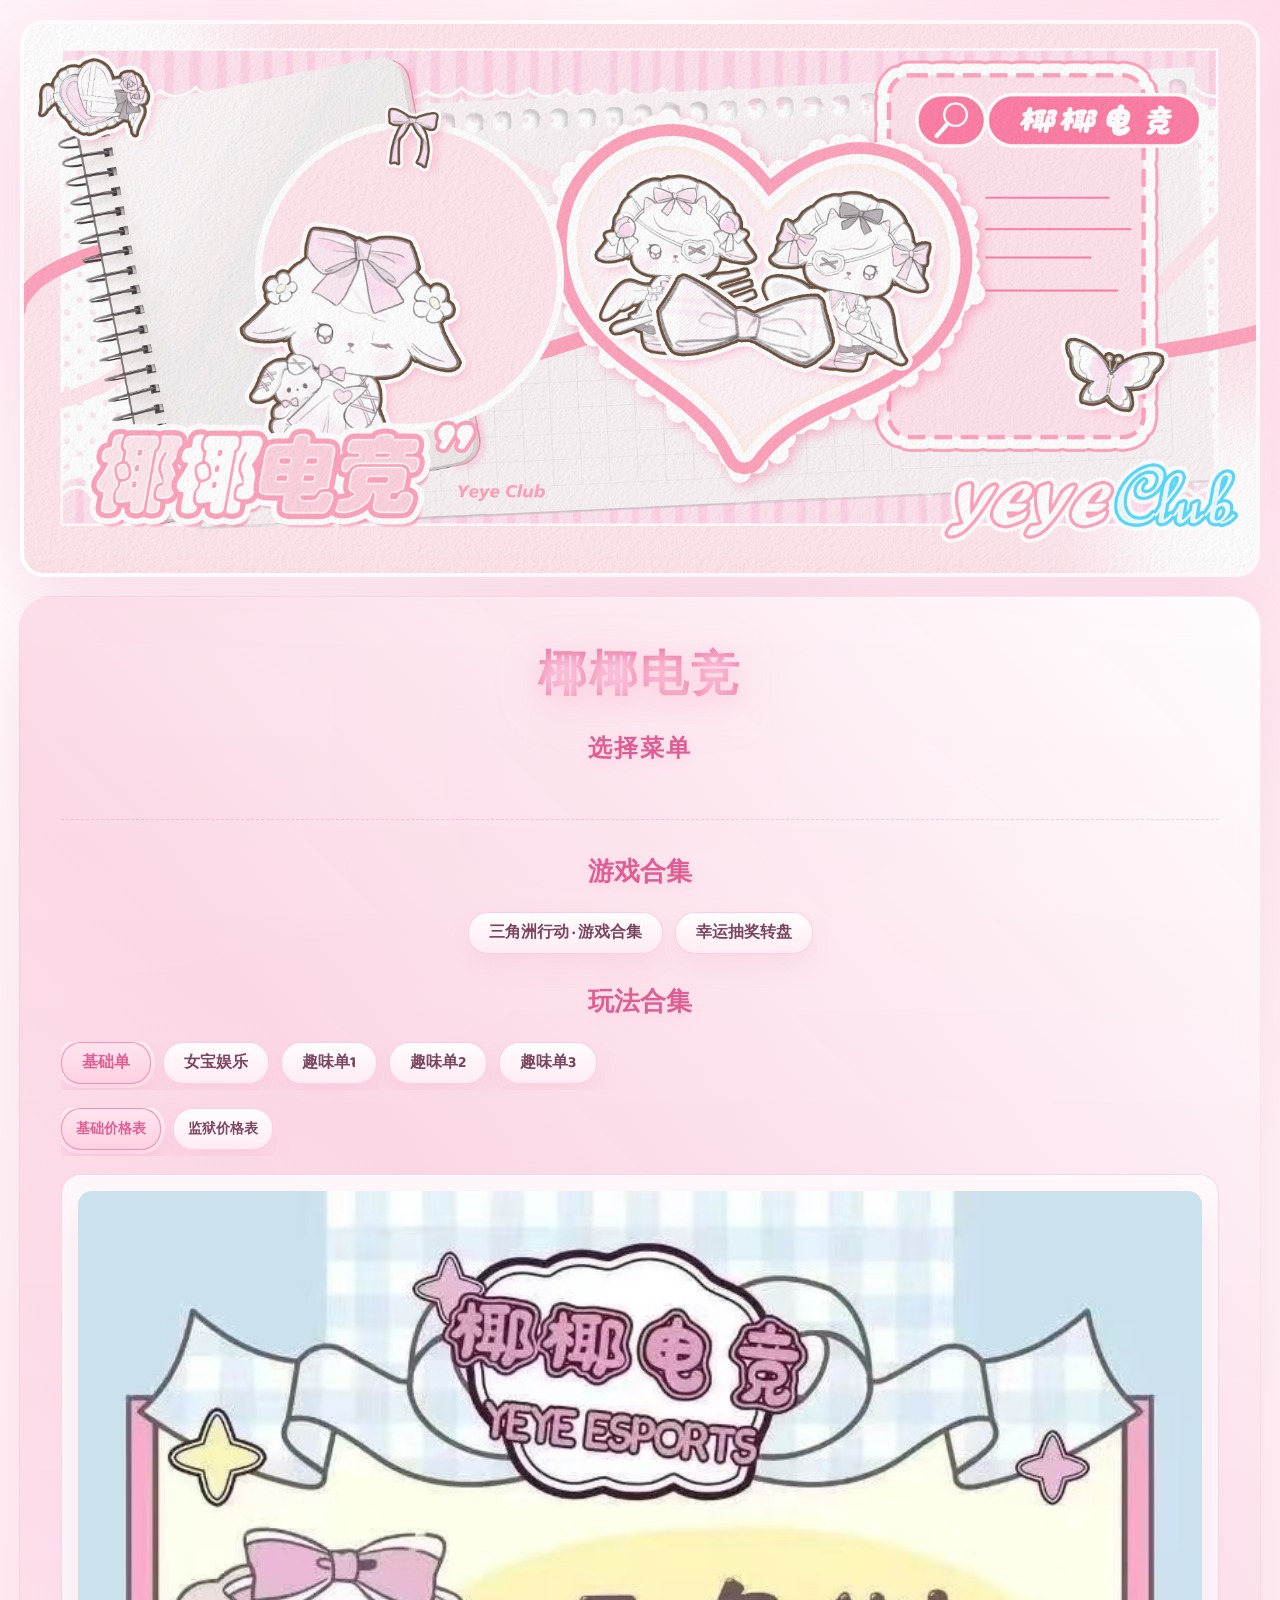
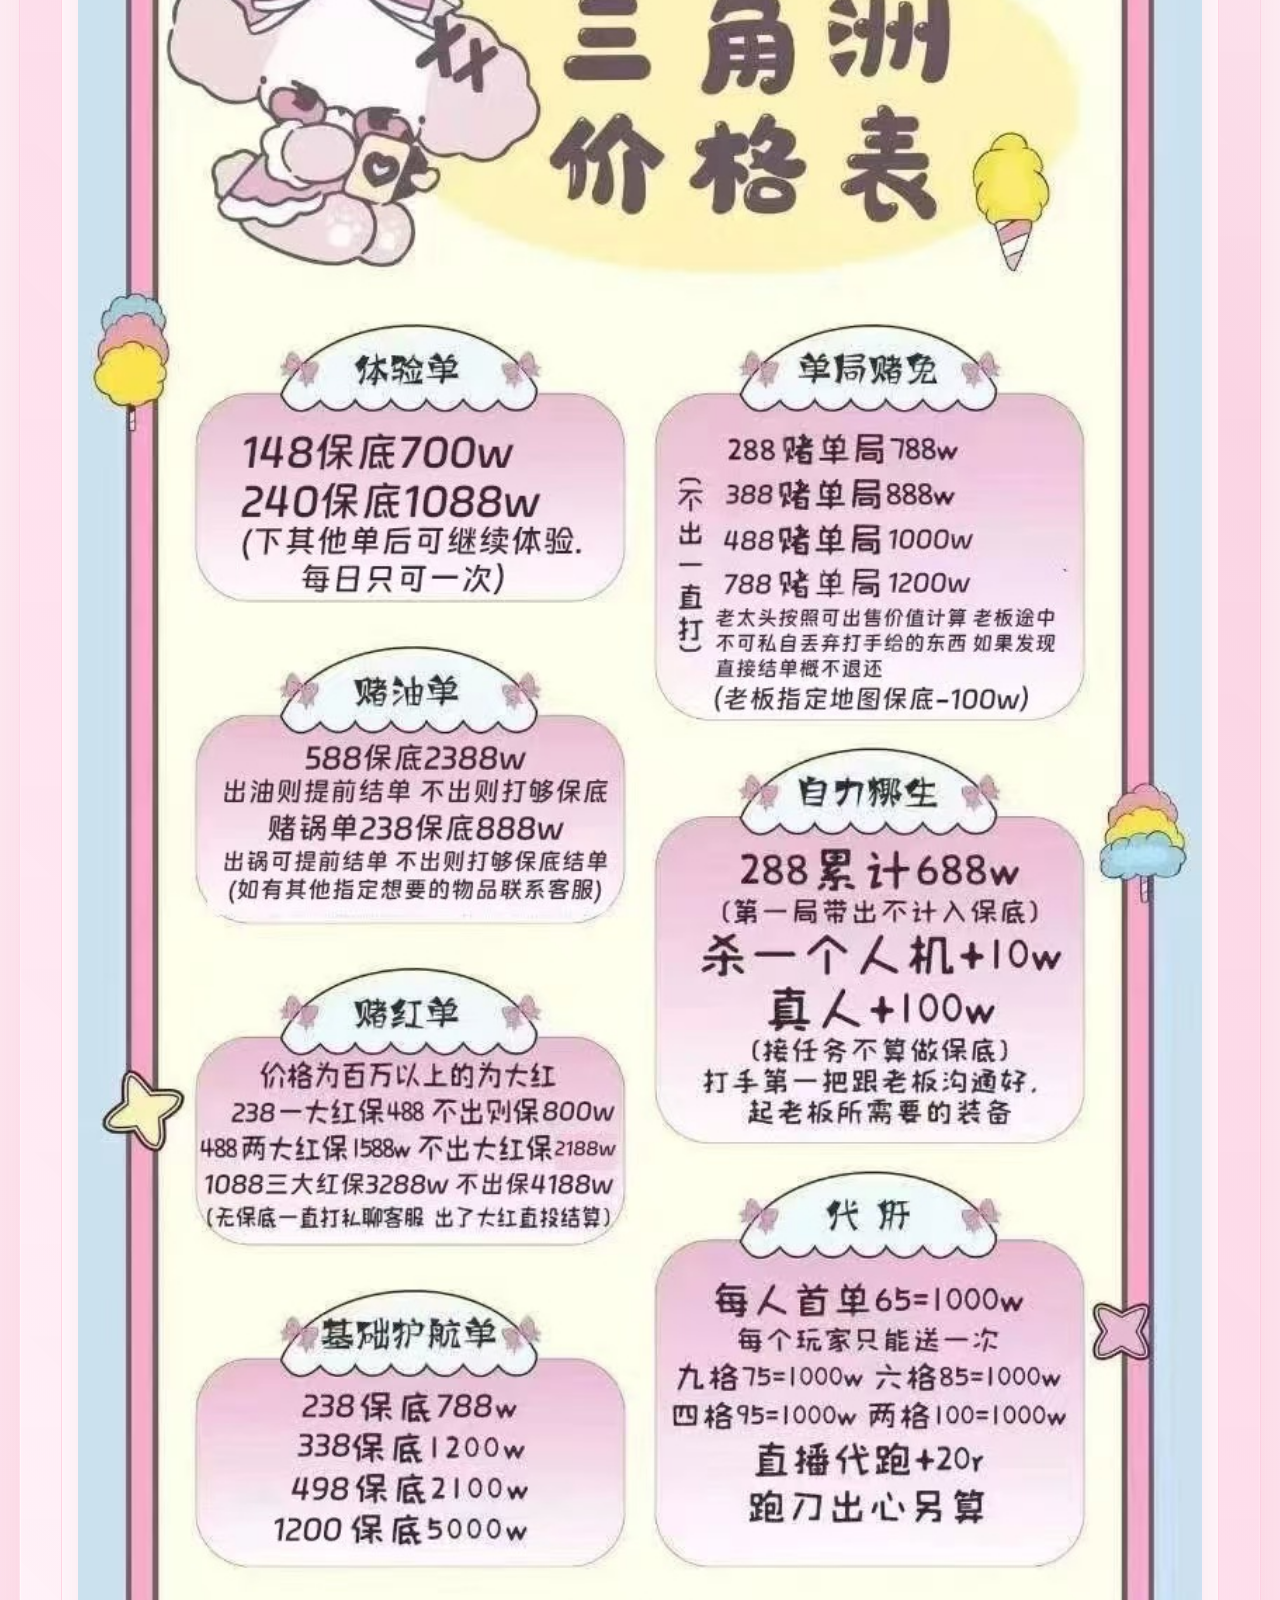
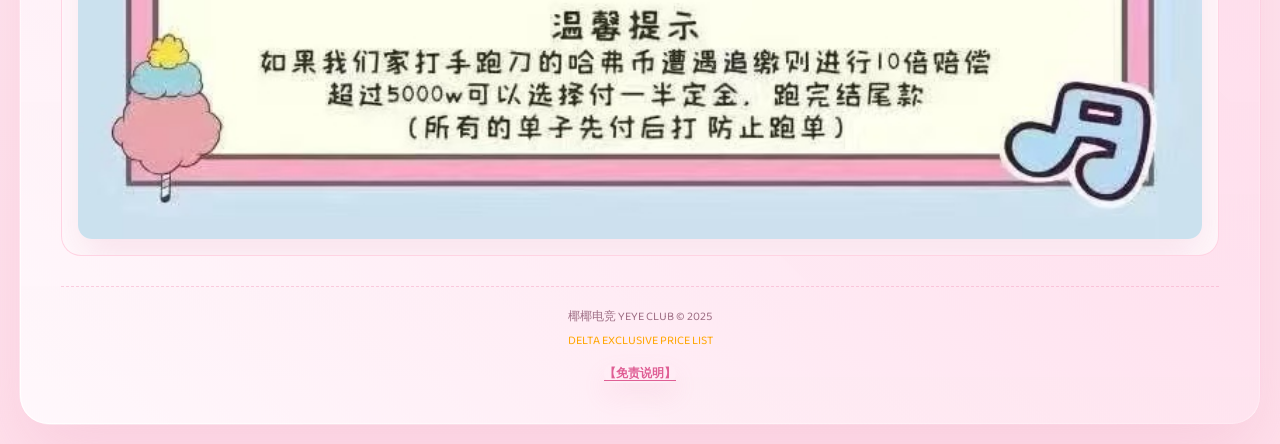
<file: index.html>
﻿<!DOCTYPE html>
<html lang="zh-CN">
<head>
    <meta charset="UTF-8">
    <meta name="viewport" content="width=device-width, initial-scale=1.0, maximum-scale=1.0, user-scalable=no">
    <title>椰椰电竞 - 游戏合集</title>
    <link rel="preconnect" href="https://fonts.googleapis.com">
    <link rel="preconnect" href="https://fonts.gstatic.com" crossorigin>
    <link href="https://fonts.googleapis.com/css2?family=Baloo+2:wght@400;500;700;800&display=swap" rel="stylesheet">
    <link rel="stylesheet" href="theme.css">
    <style>
        :root {
            --bg-1: #fffafb;
            --bg-2: #fff1f6;
            --bg-3: #ffe1ec;
            --panel: rgba(255, 255, 255, 0.78);
            --panel-strong: rgba(255, 247, 251, 0.94);
            --pink: #f28ab2;
            --pink-deep: #df5f95;
            --rose: #ffbfd5;
            --text: #7a4761;
            --text-soft: #9f6f86;
            --line: rgba(242, 138, 178, 0.28);
            --shadow: rgba(231, 143, 177, 0.24);
        }

        * {
            margin: 0;
            padding: 0;
            box-sizing: border-box;
        }

        body {
            font-family: "Baloo 2", "Microsoft YaHei", Arial, sans-serif;
            background:
                radial-gradient(circle at top left, rgba(255, 255, 255, 0.96), transparent 35%),
                radial-gradient(circle at top right, rgba(255, 214, 230, 0.92), transparent 30%),
                linear-gradient(180deg, var(--bg-1) 0%, var(--bg-2) 52%, var(--bg-3) 100%);
            min-height: 100vh;
            display: flex;
            flex-direction: column;
            align-items: center;
            padding: 20px;
            position: relative;
            overflow-x: hidden;
        }

        body::before {
            content: '';
            position: fixed;
            top: 0;
            left: 0;
            width: 100%;
            height: 100%;
            background: 
                radial-gradient(circle at 18% 22%, rgba(255, 195, 220, 0.55) 0%, transparent 36%),
                radial-gradient(circle at 85% 18%, rgba(255, 228, 239, 0.85) 0%, transparent 30%),
                radial-gradient(circle at 50% 82%, rgba(250, 176, 205, 0.35) 0%, transparent 34%);
            animation: gradientShift 15s ease infinite;
            z-index: -1;
        }

        @keyframes gradientShift {
            0%, 100% { opacity: 1; transform: scale(1); }
            50% { opacity: 0.8; transform: scale(1.1); }
        }

        body::after {
            content: '';
            position: fixed;
            top: 0;
            left: 0;
            width: 100%;
            height: 100%;
            background:
                radial-gradient(circle at 12% 18%, rgba(255, 255, 255, 0.9) 0 10px, transparent 11px),
                radial-gradient(circle at 78% 26%, rgba(255, 233, 241, 0.85) 0 8px, transparent 9px),
                radial-gradient(circle at 72% 76%, rgba(255, 255, 255, 0.75) 0 12px, transparent 13px),
                radial-gradient(circle at 25% 74%, rgba(255, 224, 235, 0.9) 0 7px, transparent 8px);
            pointer-events: none;
            z-index: 1;
            opacity: 0.8;
            animation: floatDots 14s linear infinite;
        }

        @keyframes floatDots {
            0% { transform: translateY(0); }
            50% { transform: translateY(12px); }
            100% { transform: translateY(0); }
        }

        .bg-image {
            width: 100%;
            max-width: 1400px;
            height: auto;
            display: block;
            margin: 0 auto 20px;
            border-radius: 24px;
            box-shadow: 
                0 24px 60px rgba(223, 95, 149, 0.18),
                0 10px 30px rgba(255, 255, 255, 0.7);
            border: 4px solid rgba(255, 255, 255, 0.72);
            position: relative;
            z-index: 2;
        }

        .container {
            background: linear-gradient(180deg, rgba(255, 255, 255, 0.82), rgba(255, 244, 249, 0.95));
            border-radius: 32px;
            padding: 40px;
            box-shadow: 
                0 30px 70px var(--shadow),
                inset 0 1px 0 rgba(255, 255, 255, 0.9);
            max-width: 1400px;
            width: 100%;
            border: 1px solid rgba(255, 255, 255, 0.95);
            position: relative;
            z-index: 2;
            backdrop-filter: blur(18px);
        }

        .container::before {
            content: '';
            position: absolute;
            top: -2px;
            left: -2px;
            right: -2px;
            bottom: -2px;
            background: linear-gradient(45deg, 
                rgba(255, 255, 255, 0.8),
                rgba(255, 202, 224, 0.9),
                rgba(242, 138, 178, 0.65),
                rgba(255, 255, 255, 0.8));
            border-radius: 32px;
            z-index: -1;
            opacity: 0.5;
            animation: borderGlow 4s ease-in-out infinite;
        }

        @keyframes borderGlow {
            0%, 100% { opacity: 0.45; }
            50% { opacity: 0.8; }
        }

        .header {
            text-align: center;
            margin-bottom: 50px;
        }

        .title {
            font-size: 48px;
            font-weight: 800;
            background: linear-gradient(90deg, #df5f95, #f28ab2, #ffb8cf, #df5f95);
            background-size: 200% auto;
            -webkit-background-clip: text;
            -webkit-text-fill-color: transparent;
            background-clip: text;
            margin-bottom: 15px;
            letter-spacing: 3px;
            animation: titleGlow 3s ease-in-out infinite, titleSlide 8s linear infinite;
            filter: drop-shadow(0 8px 20px rgba(242, 138, 178, 0.25));
            position: relative;
        }

        @keyframes titleGlow {
            0%, 100% {
                filter: drop-shadow(0 8px 20px rgba(242, 138, 178, 0.22))
                        drop-shadow(0 0 18px rgba(255, 210, 227, 0.7));
            }
            50% {
                filter: drop-shadow(0 10px 24px rgba(223, 95, 149, 0.28))
                        drop-shadow(0 0 22px rgba(255, 203, 223, 0.9));
            }
        }

        @keyframes titleSlide {
            0% { background-position: 0% center; }
            100% { background-position: 200% center; }
        }

        .subtitle {
            font-size: 24px;
            color: var(--text-soft);
            font-weight: bold;
            text-shadow: 0 4px 16px rgba(255, 212, 228, 0.95);
            letter-spacing: 2px;
            animation: subtitlePulse 3s ease-in-out infinite;
        }

        @keyframes subtitlePulse {
            0%, 100% { opacity: 0.9; }
            50% { opacity: 1; }
        }

        .image-menu-section {
            margin-top: 36px;
            padding-top: 32px;
            border-top: 1px dashed rgba(242, 138, 178, 0.38);
        }

        .menu-group {
            margin-bottom: 28px;
        }

        .menu-group:last-child {
            margin-bottom: 0;
        }

        .image-menu-title {
            margin-bottom: 18px;
            color: var(--pink-deep);
            font-size: 26px;
            font-weight: 700;
            text-align: center;
            text-shadow: 0 5px 14px rgba(255, 213, 229, 0.95);
        }

        .image-menu-tabs,
        .image-button-list {
            display: flex;
            flex-wrap: wrap;
            justify-content: center;
            gap: 12px;
        }

        .image-menu-tabs {
            margin-bottom: 18px;
        }

        .image-button-list {
            margin-bottom: 22px;
        }

        .image-menu-tabs.horizontal-tabs {
            justify-content: flex-start;
            flex-wrap: nowrap;
            overflow-x: auto;
            padding-bottom: 6px;
        }

        .image-menu-tabs.image-switch-tabs {
            justify-content: flex-start;
            flex-wrap: nowrap;
            overflow-x: auto;
            padding-bottom: 6px;
        }

        .image-switch-tabs {
            justify-content: flex-start;
            flex-wrap: nowrap;
            overflow-x: auto;
            padding-bottom: 6px;
        }

        .image-menu-tabs.horizontal-tabs::-webkit-scrollbar {
            height: 8px;
        }

        .image-menu-tabs.horizontal-tabs::-webkit-scrollbar-thumb {
            background: rgba(242, 138, 178, 0.28);
            border-radius: 999px;
        }

        .image-menu-tabs.image-switch-tabs::-webkit-scrollbar {
            height: 8px;
        }

        .image-menu-tabs.image-switch-tabs::-webkit-scrollbar-thumb {
            background: rgba(242, 138, 178, 0.28);
            border-radius: 999px;
        }

        .home-menu-list {
            margin-bottom: 0;
        }

        .image-menu-tab,
        .image-button {
            min-height: 42px;
            border: 1px solid rgba(255, 202, 223, 0.9);
            border-radius: 999px;
            background: linear-gradient(180deg, rgba(255, 255, 255, 0.95), rgba(255, 236, 244, 0.95));
            color: var(--text);
            cursor: pointer;
            font-family: inherit;
            font-weight: 700;
            letter-spacing: 0;
            transition: all 0.25s ease;
            box-shadow: 0 10px 20px rgba(231, 143, 177, 0.14);
        }

        .image-menu-tab {
            padding: 0 20px;
            font-size: 16px;
        }

        .image-button {
            padding: 0 14px;
            font-size: 14px;
            white-space: nowrap;
            flex: 0 0 auto;
        }

        .image-menu-tab:hover,
        .image-button:hover,
        .image-menu-tab.active,
        .image-button.active {
            border-color: rgba(242, 138, 178, 0.9);
            background: linear-gradient(180deg, rgba(255, 228, 239, 1), rgba(255, 209, 225, 0.98));
            color: var(--pink-deep);
            box-shadow:
                0 14px 28px rgba(223, 95, 149, 0.2),
                0 0 0 4px rgba(255, 238, 245, 0.9);
        }

        .image-preview {
            min-height: 160px;
            display: flex;
            align-items: center;
            justify-content: center;
            overflow: auto;
            padding: 16px;
            border: 1px solid rgba(255, 209, 225, 0.92);
            border-radius: 20px;
            background: rgba(255, 251, 253, 0.94);
            box-shadow: inset 0 1px 0 rgba(255, 255, 255, 0.92);
        }

        .image-preview:empty {
            display: none;
        }

        .image-preview.image-gallery {
            display: flex;
            flex-direction: column;
            align-items: center;
            justify-content: flex-start;
            gap: 20px;
        }

        .image-preview.image-single {
            justify-content: stretch;
            align-items: stretch;
        }

        .menu-preview-image {
            display: block;
            max-width: 100%;
            max-height: none;
            width: 100%;
            height: auto;
            cursor: zoom-in;
            border-radius: 14px;
            box-shadow:
                0 18px 36px rgba(223, 95, 149, 0.18),
                0 8px 20px rgba(255, 255, 255, 0.9);
            transition: max-width 0.2s ease, max-height 0.2s ease;
        }

        .menu-preview-image.is-original {
            max-width: none;
            max-height: none;
            cursor: zoom-in;
        }

        .fullscreen-viewer {
            position: fixed;
            inset: 0;
            z-index: 20;
            display: none;
            flex-direction: column;
            padding: 0;
            background: rgba(121, 73, 97, 0.82);
            touch-action: none;
        }

        .fullscreen-viewer.active {
            display: flex;
        }

        .fullscreen-viewer img {
            display: block;
            max-width: 100%;
            max-height: 100%;
            width: auto;
            height: auto;
            margin: auto;
            cursor: zoom-out;
            user-select: none;
            -webkit-user-drag: none;
        }

        .viewer-stage {
            flex: 1;
            min-height: 0;
            width: 100%;
            display: flex;
            align-items: safe center;
            justify-content: safe center;
            overflow: auto;
            overscroll-behavior: contain;
        }

        .footer {
            text-align: center;
            margin-top: 30px;
            padding-top: 20px;
            border-top: 1px dashed rgba(242, 138, 178, 0.38);
            color: var(--text-soft);
            font-size: 12px;
        }

        .disclaimer {
            margin-top: 14px;
            color: rgba(159, 111, 134, 0.88);
            font-size: 12px;
            line-height: 1.7;
        }

        .disclaimer-toggle {
            margin-top: 14px;
            border: 0;
            background: transparent;
            color: var(--pink-deep);
            font: inherit;
            font-size: 12px;
            font-weight: 700;
            cursor: pointer;
            text-decoration: underline;
            text-underline-offset: 3px;
        }

        .disclaimer-toggle:hover {
            color: #c95085;
        }

        .disclaimer-content {
            display: none;
        }

        .disclaimer-content.show {
            display: block;
        }

        /* 响应式设计 */
        @media (max-width: 1024px) {
            .bg-image {
                max-width: 100%;
            }
        }

        @media (max-width: 768px) {
            .bg-image {
                margin-bottom: 15px;
                border-radius: 18px;
            }
            
            .title {
                font-size: 32px;
            }

            .subtitle {
                font-size: 18px;
            }

            .container {
                padding: 25px;
            }

            .image-menu-title {
                font-size: 22px;
            }

            .image-menu-tab {
                width: 100%;
            }

            .image-preview {
                padding: 10px;
            }
        }
    </style>
</head>
<body>
    <img src="微信图片_20260617232637_626_31.jpg" alt="椰椰电竞" class="bg-image">
    <div class="container">
        <div class="header">
            <div class="title">椰椰电竞</div>
            <div class="subtitle">选择菜单</div>
        </div>

        <div class="image-menu-section">
            <div class="menu-group">
                <div class="image-menu-title">游戏合集</div>
                <div class="image-menu-tabs home-menu-list" id="homeMenuList"></div>
            </div>
            <div class="menu-group">
                <div class="image-menu-title">玩法合集</div>
                <div class="image-menu-tabs horizontal-tabs" id="playButtonList"></div>
                <div class="image-menu-tabs image-switch-tabs" id="imageButtonList"></div>
                <div class="image-preview image-gallery" id="playImagePreview"></div>
            </div>
        </div>

        <div class="footer">
            <p>椰椰电竞 YEYE CLUB © 2025</p>
            <p style="margin-top: 5px; color: #ffa500;">DELTA EXCLUSIVE PRICE LIST</p>
            <button type="button" class="disclaimer-toggle" id="disclaimerToggle">【免责说明】</button>
            <p class="disclaimer disclaimer-content" id="disclaimerContent">本网页为无偿受托制作，页面内所有信息、图文内容均由委托方提供。内容的真实性、准确性与合法性由委托方独立承担全部责任，制作者不对页面内容引发的任何争议或后果承担相关责任。</p>
        </div>
    </div>
    <div class="fullscreen-viewer" id="fullscreenViewer" role="dialog" aria-modal="true" aria-label="图片全屏预览"></div>
    <script>
        const homeMenus = [
            { name: '三角洲行动 · 游戏合集', url: 'games.html' },
            { name: '幸运抽奖转盘', url: 'lottery.html' }
        ];

        const playMenus = [
            {
                name: '基础单',
                images: [
                    { label: '基础价格表', src: 'gameImg/基础单/微信图片_20260601164119.jpg' },
                    { label: '监狱价格表', src: 'gameImg/基础单/微信图片_2026060116419.jpg' }
                ]
            },
            {
                name: '女宝娱乐',
                images: [
                    { label: '娱乐价格表', src: 'gameImg/女宝娱乐/微信图片_20260601164206.jpg' },
                    { label: '娱乐专属趣味单', src: 'gameImg/女宝娱乐/微信图片_20260601164213.jpg' }
                ]
            },
            {
                name: '趣味单1',
                images: [
                    { label: 'SBTI大检测', src: 'gameImg/趣味单1/微信图片_20260601164450.jpg' },
                    { label: 'bingo单', src: 'gameImg/趣味单1/微信图片_20260601164459.jpg' },
                    { label: '趣味单1', src: 'gameImg/趣味单1/微信图片_20260601164502.jpg' },
                    { label: '图5', src: 'gameImg/趣味单1/微信图片_20260601164505.jpg' },
                    { label: '图6', src: 'gameImg/趣味单1/微信图片_20260601164508.jpg' },
                    { label: '图7', src: 'gameImg/趣味单1/微信图片_20260601164511.jpg' },
                    { label: '图8', src: 'gameImg/趣味单1/微信图片_20260601164514.jpg' },
                    { label: '图9', src: 'gameImg/趣味单1/微信图片_20260730163158_698_31.jpg' }
                ]
            },
            {
                name: '趣味单2',
                images: [
                    { label: '爆了个仓', src: 'gameImg/趣味单2/微信图片_20260529114401_529_31.jpg' },
                    { label: '牛马工作日记', src: 'gameImg/趣味单2/微信图片_20260601164333.jpg' },
                    { label: '388合集', src: 'gameImg/趣味单2/微信图片_20260601164340.jpg' },
                    { label: '联动双修趣味单', src: 'gameImg/趣味单2/微信图片_20260601164344.jpg' },
                    { label: '寻找狼人', src: 'gameImg/趣味单2/微信图片_20260601164346.jpg' },
                    { label: '灌篮高手单', src: 'gameImg/趣味单2/微信图片_20260601164349.jpg' },
                    { label: '恋与三角洲', src: 'gameImg/趣味单2/微信图片_20260601164352.jpg' },
                    { label: '扫雷大作战', src: 'gameImg/趣味单2/微信图片_20260601164355.jpg' },
                    { label: '击败那只小小巨人', src: 'gameImg/趣味单2/微信图片_20260601164434.jpg' },
                    { label: '388趣味单合集', src: 'gameImg/趣味单2/微信图片_20260601164437.jpg' }
                ]
            },
            {
                name: '趣味单3',
                images: [
                    { label: '趣味单价格表1', src: 'gameImg/趣味单3/微信图片_20260601164223.jpg' },
                    { label: '趣味单价格表2', src: 'gameImg/趣味单3/微信图片_20260601164229.jpg' },
                    { label: '刀皮收藏家', src: 'gameImg/趣味单3/微信图片_20260601164233.jpg' },
                    { label: '海克斯大作战', src: 'gameImg/趣味单3/微信图片_20260601164235.jpg' },
                    { label: '女巫的毒药', src: 'gameImg/趣味单3/微信图片_20260601164239.jpg' },
                    { label: '任务bingo单', src: 'gameImg/趣味单3/微信图片_20260601164241.jpg' },
                    { label: '塔主大人', src: 'gameImg/趣味单3/微信图片_20260601164244.jpg' },
                    { label: '连连看单', src: 'gameImg/趣味单3/微信图片_20260601164247.jpg' },
                    { label: '我是航天王', src: 'gameImg/趣味单3/微信图片_20260601164250.jpg' },
                    { label: '大富翁', src: 'gameImg/趣味单3/微信图片_20260601164252.jpg' },
                    { label: '大富翁PRO', src: 'gameImg/趣味单3/微信图片_20260601164258.jpg' },
                    { label: '麻雀特色单', src: 'gameImg/趣味单3/微信图片_20260601164300.jpg' },
                    { label: '趣味单合集', src: 'gameImg/趣味单3/微信图片_20260601164304.jpg' },
                    { label: '数字扫雷单', src: 'gameImg/趣味单3/微信图片_20260601164308.jpg' },
                    { label: '三国杀', src: 'gameImg/趣味单3/微信图片_20260601164312.jpg' },
                    { label: '数字炸弹', src: 'gameImg/趣味单3/微信图片_20260601164315.jpg' }
                ]
            }
        ];

        const homeMenuListEl = document.getElementById('homeMenuList');
        const playButtonListEl = document.getElementById('playButtonList');
        const imageButtonListEl = document.getElementById('imageButtonList');
        const playImagePreviewEl = document.getElementById('playImagePreview');
        const disclaimerToggleEl = document.getElementById('disclaimerToggle');
        const disclaimerContentEl = document.getElementById('disclaimerContent');
        const fullscreenViewerEl = document.getElementById('fullscreenViewer');
        let viewerScale = 1;
        let pinchDistance = 0;

        function closeViewer() {
            fullscreenViewerEl.classList.remove('active');
            fullscreenViewerEl.innerHTML = '';
            document.body.style.overflow = '';
            viewerScale = 1;
            pinchDistance = 0;
        }

        function openViewer(sourceImage) {
            viewerScale = 1;
            fullscreenViewerEl.innerHTML = `
                <div class="viewer-stage">
                    <img src="${sourceImage.src}" alt="${sourceImage.alt}">
                </div>`;
            fullscreenViewerEl.classList.add('active');
            document.body.style.overflow = 'hidden';

            const viewerImage = fullscreenViewerEl.querySelector('img');
            let baseWidth = 0;
            let baseHeight = 0;

            const captureBaseSize = () => {
                if (baseWidth) return;
                baseWidth = viewerImage.clientWidth;
                baseHeight = viewerImage.clientHeight;
            };

            const setScale = (scale) => {
                captureBaseSize();
                if (!baseWidth) return;
                viewerScale = Math.min(5, Math.max(0.5, scale));
                viewerImage.style.maxWidth = 'none';
                viewerImage.style.maxHeight = 'none';
                viewerImage.style.width = `${baseWidth * viewerScale}px`;
                viewerImage.style.height = `${baseHeight * viewerScale}px`;
            };

            if (viewerImage.complete) {
                requestAnimationFrame(captureBaseSize);
            } else {
                viewerImage.addEventListener('load', captureBaseSize, { once: true });
            }

            viewerImage.addEventListener('click', closeViewer);
            fullscreenViewerEl.onwheel = (event) => {
                event.preventDefault();
                setScale(viewerScale + (event.deltaY < 0 ? 0.2 : -0.2));
            };
            fullscreenViewerEl.ontouchstart = (event) => {
                if (event.touches.length === 2) {
                    pinchDistance = Math.hypot(
                        event.touches[0].clientX - event.touches[1].clientX,
                        event.touches[0].clientY - event.touches[1].clientY
                    );
                }
            };
            fullscreenViewerEl.ontouchmove = (event) => {
                if (event.touches.length !== 2 || !pinchDistance) return;
                event.preventDefault();
                const nextDistance = Math.hypot(
                    event.touches[0].clientX - event.touches[1].clientX,
                    event.touches[0].clientY - event.touches[1].clientY
                );
                setScale(viewerScale * (nextDistance / pinchDistance));
                pinchDistance = nextDistance;
            };
        }

        homeMenus.forEach((menu) => {
            const button = document.createElement('button');
            button.type = 'button';
            button.className = 'image-menu-tab';
            button.textContent = menu.name;
            button.addEventListener('click', () => location.href = menu.url);
            homeMenuListEl.appendChild(button);
        });

        function renderPreview(menuName, imageIndex = 0) {
            const currentMenu = playMenus.find((menu) => menu.name === menuName) || playMenus[0];
            playImagePreviewEl.innerHTML = '';
            playImagePreviewEl.className = 'image-preview image-single';

            const image = document.createElement('img');
            image.src = currentMenu.images[imageIndex]?.src || currentMenu.images[0]?.src || '';
            image.alt = `${currentMenu.name}-${imageIndex + 1}`;
            image.className = 'menu-preview-image is-original';
            image.title = '点击全屏查看';
            image.addEventListener('click', () => openViewer(image));
            playImagePreviewEl.appendChild(image);

            playButtonListEl.querySelectorAll('button').forEach((button) => {
                button.classList.toggle('active', button.dataset.menuName === currentMenu.name);
            });

            imageButtonListEl.innerHTML = '';
            currentMenu.images.forEach((imageItem, index) => {
                const button = document.createElement('button');
                button.type = 'button';
                button.className = 'image-button';
                button.dataset.imageIndex = String(index);
                button.textContent = imageItem.label || `图${index + 1}`;
                button.addEventListener('click', () => renderPreview(currentMenu.name, index));
                imageButtonListEl.appendChild(button);
            });

            imageButtonListEl.querySelectorAll('button').forEach((button) => {
                button.classList.toggle('active', Number(button.dataset.imageIndex) === imageIndex);
            });
        }

        playMenus.forEach((menu) => {
            const button = document.createElement('button');
            button.type = 'button';
            button.className = 'image-menu-tab';
            button.dataset.menuName = menu.name;
            button.textContent = menu.name;
            button.addEventListener('click', () => renderPreview(menu.name, 0));
            playButtonListEl.appendChild(button);
        });

        renderPreview(playMenus[0].name);
        disclaimerToggleEl.addEventListener('click', () => disclaimerContentEl.classList.toggle('show'));
        document.addEventListener('keydown', (event) => {
            if (event.key === 'Escape' && fullscreenViewerEl.classList.contains('active')) closeViewer();
        });
    </script>
</body>
</html>
</file>
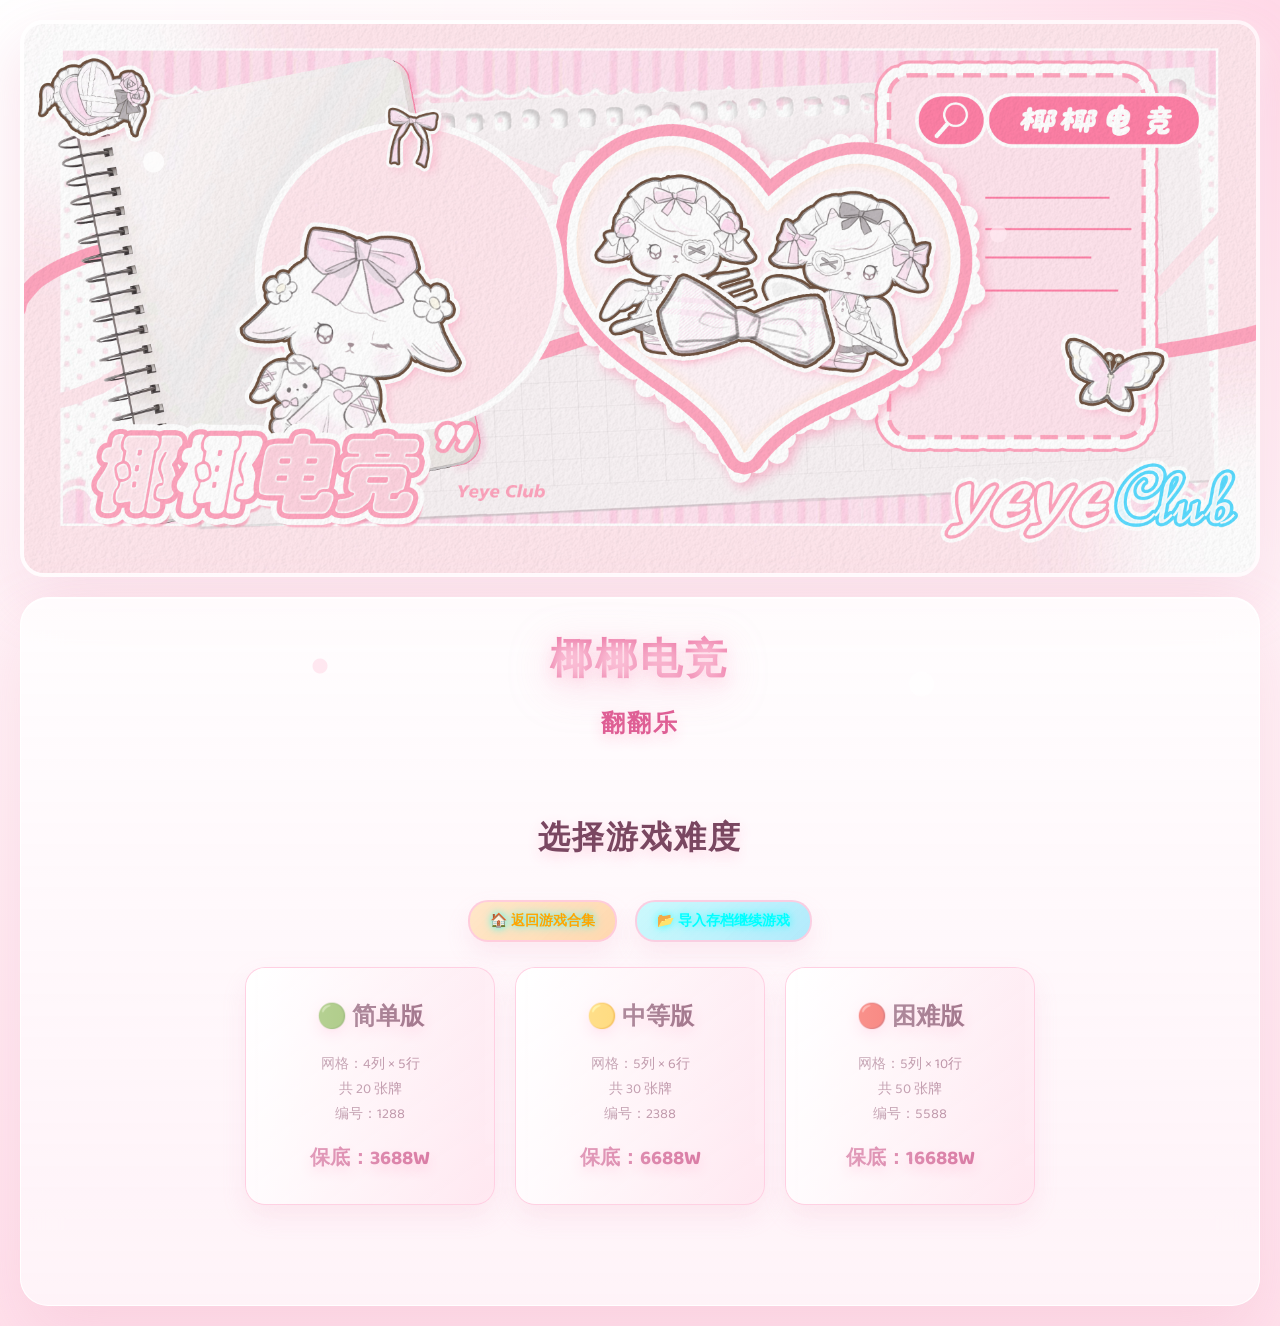
<file: flipcard.html>
<!DOCTYPE html>
<html lang="zh-CN">
<head>
    <meta charset="UTF-8">
    <meta name="viewport" content="width=device-width, initial-scale=1.0, maximum-scale=1.0, user-scalable=no">
    <title>椰椰电竞 - 翻翻乐</title>
    <link rel="preconnect" href="https://fonts.googleapis.com">
    <link rel="preconnect" href="https://fonts.gstatic.com" crossorigin>
    <link href="https://fonts.googleapis.com/css2?family=Baloo+2:wght@400;500;700;800&display=swap" rel="stylesheet">
    <link rel="stylesheet" href="theme.css">
    <style>
        * {
            margin: 0;
            padding: 0;
            box-sizing: border-box;
        }

        body {
            font-family: "Orbitron", "Microsoft YaHei", Arial, sans-serif;
            background: linear-gradient(135deg, #0a0e1a 0%, #1a1f35 50%, #0f1420 100%);
            min-height: 100vh;
            display: flex;
            flex-direction: column;
            align-items: center;
            padding: 20px;
            position: relative;
            overflow-x: hidden;
        }

        .bg-image {
            width: 100%;
            max-width: 1400px;
            height: auto;
            display: block;
            margin: 0 auto 20px;
            border-radius: 10px;
            box-shadow: 0 0 30px rgba(0, 255, 255, 0.3);
        }

        .container {
            background: linear-gradient(145deg, rgba(20, 25, 45, 0.95), rgba(15, 20, 35, 0.98));
            border-radius: 20px;
            padding: 30px;
            box-shadow: 
                0 0 60px rgba(0, 255, 255, 0.2),
                0 0 100px rgba(255, 165, 0, 0.1),
                inset 0 0 80px rgba(0, 0, 0, 0.3);
            max-width: 1400px;
            width: 100%;
            border: 2px solid rgba(0, 255, 255, 0.3);
            position: relative;
        }

        .header {
            text-align: center;
            margin-bottom: 30px;
        }

        .title {
            font-size: 42px;
            font-weight: 900;
            background: linear-gradient(90deg, #00ffff, #00d4ff, #ffa500, #00ffff);
            background-size: 200% auto;
            -webkit-background-clip: text;
            -webkit-text-fill-color: transparent;
            margin-bottom: 10px;
            letter-spacing: 3px;
            animation: titleGlow 3s ease-in-out infinite;
            filter: drop-shadow(0 0 10px rgba(0, 255, 255, 0.8));
        }

        @keyframes titleGlow {
            0%, 100% {
                filter: drop-shadow(0 0 10px rgba(0, 255, 255, 0.8)) brightness(1);
            }
            50% {
                filter: drop-shadow(0 0 20px rgba(0, 255, 255, 1)) brightness(1.2);
            }
        }

        .subtitle {
            font-size: 24px;
            color: #00ffff;
            font-weight: bold;
            text-shadow: 0 0 10px rgba(0, 255, 255, 0.8);
            letter-spacing: 2px;
        }

        /* 开始界面 */
        .start-screen {
            text-align: center;
            padding: 40px 20px;
        }

        .start-screen h2 {
            font-size: 32px;
            color: #00ffff;
            margin-bottom: 30px;
            text-shadow: 0 0 20px rgba(0, 255, 255, 0.8);
            letter-spacing: 2px;
            font-weight: 900;
        }

        .difficulty-options {
            display: flex;
            justify-content: center;
            gap: 20px;
            flex-wrap: wrap;
            margin-bottom: 30px;
        }

        .difficulty-card {
            background: linear-gradient(145deg, rgba(0, 60, 80, 0.3), rgba(0, 40, 60, 0.4));
            border: 2px solid #00ffff;
            border-radius: 15px;
            padding: 30px;
            cursor: pointer;
            transition: all 0.3s;
            min-width: 250px;
            position: relative;
            overflow: hidden;
            box-shadow: 
                0 0 20px rgba(0, 255, 255, 0.3),
                inset 0 0 20px rgba(0, 255, 255, 0.05);
        }

        .difficulty-card::before {
            content: '';
            position: absolute;
            top: -50%;
            left: -50%;
            width: 200%;
            height: 200%;
            background: linear-gradient(45deg, transparent, rgba(0, 255, 255, 0.1), transparent);
            transform: rotate(45deg);
            transition: all 0.5s;
        }

        .difficulty-card:hover {
            transform: translateY(-8px);
            box-shadow: 
                0 8px 40px rgba(0, 255, 255, 0.6),
                0 0 50px rgba(255, 165, 0, 0.3),
                inset 0 0 30px rgba(0, 255, 255, 0.1);
            border-color: #ffa500;
        }

        .difficulty-card:hover::before {
            left: 100%;
        }

        .difficulty-name {
            font-size: 24px;
            color: #00ffff;
            font-weight: bold;
            margin-bottom: 15px;
        }

        .difficulty-info {
            color: #a0d0e0;
            font-size: 14px;
            line-height: 1.8;
        }

        .difficulty-base {
            font-size: 20px;
            color: #ffa500;
            font-weight: bold;
            margin-top: 15px;
            text-shadow: 0 0 10px rgba(255, 165, 0, 0.8);
        }

        /* 游戏界面 */
        .game-screen {
            display: none;
        }

        .game-layout {
            display: flex;
            gap: 30px;
            flex-wrap: wrap;
        }

        .game-main {
            flex: 1;
            min-width: 300px;
        }

        .game-board {
            display: grid;
            gap: 10px;
            margin: 0 auto;
            max-width: 800px;
            background: linear-gradient(145deg, rgba(10, 15, 30, 0.8), rgba(5, 10, 20, 0.9));
            padding: 20px;
            border-radius: 15px;
            box-shadow: 
                0 0 30px rgba(0, 255, 255, 0.2),
                inset 0 0 50px rgba(0, 0, 0, 0.5);
            border: 1px solid rgba(0, 255, 255, 0.3);
        }

        .card {
            aspect-ratio: 1;
            background: linear-gradient(145deg, rgba(0, 80, 100, 0.4), rgba(0, 60, 80, 0.5));
            border: 2px solid rgba(0, 255, 255, 0.6);
            border-radius: 10px;
            cursor: pointer;
            display: flex;
            align-items: center;
            justify-content: center;
            font-size: 32px;
            font-weight: bold;
            transition: all 0.5s;
            position: relative;
            box-shadow: 
                0 0 15px rgba(0, 255, 255, 0.4),
                inset 0 0 20px rgba(0, 255, 255, 0.1);
            transform-style: preserve-3d;
        }

        .card .card-back {
            position: absolute;
            width: 100%;
            height: 100%;
            display: flex;
            align-items: center;
            justify-content: center;
            color: #00ffff;
            font-size: 24px;
            font-weight: bold;
            text-shadow: 0 0 10px rgba(0, 255, 255, 0.8);
            backface-visibility: hidden;
        }

        .card .card-front {
            position: absolute;
            width: 100%;
            height: 100%;
            display: none;
            align-items: center;
            justify-content: center;
            padding: 0;
            overflow: hidden;
        }

        .card .card-front img {
            width: 100%;
            height: 100%;
            object-fit: cover;
            border-radius: 10px;
        }

        .card.flipped {
            background: linear-gradient(145deg, rgba(0, 255, 255, 0.2), rgba(0, 200, 255, 0.3));
            border-color: #ffa500;
            box-shadow: 
                0 0 25px rgba(255, 165, 0, 0.8),
                inset 0 0 30px rgba(255, 165, 0, 0.2);
        }

        .card.flipped .card-back {
            display: none;
        }

        .card.flipped .card-front {
            display: flex;
        }

        .card.matched {
            background: linear-gradient(145deg, rgba(0, 255, 150, 0.2), rgba(0, 200, 100, 0.3));
            border-color: #00ff88;
            cursor: default;
            box-shadow: 0 0 20px rgba(0, 255, 136, 0.6);
        }

        .card.matched .card-back {
            display: none;
        }

        .card.matched .card-front {
            display: flex;
        }

        .card:hover:not(.flipped):not(.matched) {
            transform: scale(0.95);
            box-shadow: 
                0 0 25px rgba(0, 255, 255, 0.8),
                inset 0 0 30px rgba(0, 255, 255, 0.2);
        }

        /* 侧边栏 */
        .sidebar {
            flex: 0 0 350px;
            min-width: 300px;
        }

        .stats-panel, .tips-panel, .base-panel {
            background: linear-gradient(145deg, rgba(0, 60, 80, 0.3), rgba(0, 40, 60, 0.4));
            border: 2px solid rgba(0, 255, 255, 0.5);
            border-radius: 15px;
            padding: 20px;
            margin-bottom: 20px;
            box-shadow: 
                0 0 25px rgba(0, 255, 255, 0.2),
                inset 0 0 30px rgba(0, 0, 0, 0.3);
        }

        .panel-title {
            color: #ffa500;
            font-size: 20px;
            font-weight: bold;
            margin-bottom: 15px;
            text-align: center;
            text-shadow: 0 0 10px rgba(255, 165, 0, 0.8);
        }

        .stat-item {
            display: flex;
            justify-content: space-between;
            margin-bottom: 12px;
            font-size: 16px;
            color: #00ffff;
            text-shadow: 0 0 8px rgba(0, 255, 255, 0.6);
        }

        .stat-value {
            color: #ffa500;
            font-weight: bold;
            text-shadow: 0 0 10px rgba(255, 165, 0, 0.8);
        }

        .base-control {
            display: flex;
            align-items: center;
            justify-content: center;
            gap: 15px;
            margin-top: 15px;
        }

        .base-action-btn {
            background: linear-gradient(135deg, rgba(0, 255, 255, 0.2), rgba(0, 200, 255, 0.3));
            color: #00ffff;
            border: 2px solid #00ffff;
            border-radius: 10px;
            padding: 12px 20px;
            font-size: 16px;
            font-weight: bold;
            cursor: pointer;
            transition: all 0.3s;
            text-shadow: 0 0 10px rgba(0, 255, 255, 0.8);
            box-shadow: 0 0 15px rgba(0, 255, 255, 0.3);
            width: 100%;
        }

        .base-action-btn:hover {
            transform: translateY(-2px);
            box-shadow: 0 5px 25px rgba(0, 255, 255, 0.6);
            border-color: #ffa500;
            color: #ffa500;
        }

        .base-action-btn.increase:hover {
            border-color: #00ff88;
            color: #00ff88;
            box-shadow: 0 5px 25px rgba(0, 255, 136, 0.6);
        }

        .base-action-btn.decrease:hover {
            border-color: #ff4500;
            color: #ff4500;
            box-shadow: 0 5px 25px rgba(255, 69, 0, 0.6);
        }

        .base-action-btn.history {
            background: linear-gradient(135deg, rgba(255, 165, 0, 0.2), rgba(255, 140, 0, 0.3));
            border-color: #ffa500;
            color: #ffa500;
        }

        /* 弹窗样式 */
        .modal {
            position: fixed;
            top: 0;
            left: 0;
            width: 100%;
            height: 100%;
            background: rgba(0, 0, 0, 0.8);
            display: flex;
            justify-content: center;
            align-items: center;
            z-index: 1000;
            backdrop-filter: blur(5px);
        }

        .modal-content {
            background: linear-gradient(145deg, rgba(20, 25, 45, 0.98), rgba(15, 20, 35, 1));
            border: 2px solid rgba(0, 255, 255, 0.5);
            border-radius: 15px;
            padding: 0;
            max-width: 500px;
            width: 90%;
            box-shadow: 
                0 0 60px rgba(0, 255, 255, 0.3),
                0 0 100px rgba(255, 165, 0, 0.2);
            animation: modalFadeIn 0.3s ease-out;
        }

        @keyframes modalFadeIn {
            from {
                opacity: 0;
                transform: scale(0.9) translateY(-20px);
            }
            to {
                opacity: 1;
                transform: scale(1) translateY(0);
            }
        }

        .modal-header {
            padding: 20px;
            border-bottom: 1px solid rgba(0, 255, 255, 0.3);
            display: flex;
            justify-content: space-between;
            align-items: center;
        }

        .modal-header h3 {
            color: #00ffff;
            font-size: 22px;
            margin: 0;
            text-shadow: 0 0 10px rgba(0, 255, 255, 0.8);
        }

        .modal-close {
            background: none;
            border: none;
            color: #ff4500;
            font-size: 28px;
            cursor: pointer;
            transition: all 0.3s;
            line-height: 1;
            padding: 0;
            width: 30px;
            height: 30px;
        }

        .modal-close:hover {
            color: #ff6347;
            transform: rotate(90deg);
        }

        .modal-body {
            padding: 25px;
        }

        .modal-input {
            background: linear-gradient(145deg, rgba(0, 60, 80, 0.3), rgba(0, 40, 60, 0.4));
            border: 2px solid rgba(0, 255, 255, 0.6);
            border-radius: 8px;
            padding: 12px 15px;
            font-size: 24px;
            font-weight: bold;
            color: #00ffff;
            text-align: center;
            width: 100%;
            text-shadow: 0 0 10px rgba(0, 255, 255, 0.8);
            box-shadow: 0 0 15px rgba(0, 255, 255, 0.3);
            font-family: "Orbitron", "Microsoft YaHei", Arial, sans-serif;
        }

        .modal-input::placeholder {
            color: rgba(0, 255, 255, 0.5);
        }

        .modal-input:focus {
            outline: none;
            border-color: #ffa500;
            box-shadow: 0 0 25px rgba(255, 165, 0, 0.6);
        }

        .modal-footer {
            padding: 15px 20px;
            border-top: 1px solid rgba(0, 255, 255, 0.3);
            display: flex;
            justify-content: flex-end;
            gap: 10px;
        }

        .history-item {
            padding: 12px;
            margin-bottom: 10px;
            background: rgba(0, 40, 60, 0.3);
            border-radius: 8px;
            border-left: 3px solid;
        }

        .history-item.increase {
            border-left-color: #00ff88;
        }

        .history-item.decrease {
            border-left-color: #ff4500;
        }

        .history-change {
            font-size: 18px;
            font-weight: bold;
            margin-bottom: 5px;
        }

        .history-change.increase {
            color: #00ff88;
        }

        .history-change.decrease {
            color: #ff4500;
        }

        .history-time {
            font-size: 12px;
            color: #888;
        }

        .history-result {
            color: #a0d0e0;
            font-size: 14px;
            margin-top: 5px;
        }

        .tips-panel ul {
            list-style: none;
            color: #a0d0e0;
            font-size: 13px;
            line-height: 1.8;
        }

        .tips-panel li {
            margin-bottom: 8px;
            padding-left: 15px;
            position: relative;
        }

        .tips-panel li::before {
            content: '▸';
            position: absolute;
            left: 0;
            color: #00ffff;
        }

        .tips-note {
            margin-top: 15px;
            padding-top: 15px;
            border-top: 1px solid rgba(0, 255, 255, 0.3);
            font-size: 12px;
            color: #888;
            line-height: 1.6;
        }

        .btn {
            background: linear-gradient(135deg, rgba(0, 255, 255, 0.2), rgba(0, 200, 255, 0.3));
            color: #00ffff;
            border: 2px solid #00ffff;
            border-radius: 10px;
            padding: 12px 25px;
            font-size: 16px;
            font-weight: bold;
            cursor: pointer;
            transition: all 0.3s;
            margin: 5px;
            text-shadow: 0 0 10px rgba(0, 255, 255, 0.8);
            box-shadow: 0 0 20px rgba(0, 255, 255, 0.3);
            position: relative;
            overflow: hidden;
        }

        .btn::before {
            content: '';
            position: absolute;
            top: 0;
            left: -100%;
            width: 100%;
            height: 100%;
            background: linear-gradient(90deg, transparent, rgba(0, 255, 255, 0.3), transparent);
            transition: left 0.5s;
        }

        .btn:hover::before {
            left: 100%;
        }

        .btn:hover {
            transform: translateY(-2px);
            box-shadow: 
                0 5px 25px rgba(0, 255, 255, 0.6),
                0 0 35px rgba(0, 255, 255, 0.4);
            border-color: #ffa500;
            color: #ffa500;
        }

        .btn-secondary {
            background: linear-gradient(135deg, rgba(255, 165, 0, 0.2), rgba(255, 140, 0, 0.3));
            border-color: #ffa500;
            color: #ffa500;
            box-shadow: 0 0 20px rgba(255, 165, 0, 0.3);
        }

        .btn-secondary:hover {
            border-color: #00ffff;
            color: #00ffff;
            box-shadow: 0 5px 25px rgba(255, 165, 0, 0.6);
        }

        .button-group {
            text-align: center;
            margin-top: 20px;
        }

        .result-message {
            text-align: center;
            padding: 20px;
            margin: 20px 0;
            border-radius: 12px;
            font-size: 20px;
            font-weight: bold;
            display: none;
            background: linear-gradient(135deg, rgba(0, 255, 150, 0.2), rgba(0, 200, 100, 0.3));
            color: #00ff88;
            border: 2px solid #00ff88;
            box-shadow: 0 0 30px rgba(0, 255, 136, 0.5);
            animation: messageGlow 1s ease-in-out infinite;
        }

        .result-message.show {
            display: block;
        }

        @keyframes messageGlow {
            0%, 100% { opacity: 1; }
            50% { opacity: 0.85; }
        }

        /* 响应式设计 */
        @media (max-width: 1200px) {
            .bg-image {
                max-width: 100%;
            }
        }
        
        @media (max-width: 768px) {
            .bg-image {
                margin-bottom: 15px;
                border-radius: 5px;
            }
            
            .title {
                font-size: 28px;
            }

            .subtitle {
                font-size: 18px;
            }

            .difficulty-options {
                flex-direction: column;
                align-items: center;
            }

            .game-layout {
                flex-direction: column;
            }

            .sidebar {
                flex: 1;
                width: 100%;
                margin-top: 20px;
            }

            /* 移动端卡片优化 */
            .game-board {
                gap: 8px;
                max-width: 100%;
                margin: 0 auto;
            }

            .card-back {
                font-size: 22px;
            }

            .card-front {
                font-size: 18px;
            }

            .card-front img {
                width: 100%;
                height: 100%;
                object-fit: cover;
            }

            /* 简单难度在移动端的特殊优化 */
            .game-board[data-difficulty="easy"] {
                max-width: 400px;
            }

            /* 中等难度 */
            .game-board[data-difficulty="medium"] {
                max-width: 100%;
            }

            /* 困难难度需要更小的间距和字体 */
            .game-board[data-difficulty="hard"] {
                gap: 4px;
            }

            .game-board[data-difficulty="hard"] .card-back {
                font-size: 18px;
            }

            .stat-item {
                font-size: 14px;
            }

            .btn {
                font-size: 13px;
                padding: 8px 16px;
            }

            .container {
                padding: 15px;
            }
        }
    </style>
</head>
<body>
    <img src="微信图片_20260617232637_626_31.jpg" alt="椰椰电竞" class="bg-image">
    <div class="container">
        <div class="header">
            <div class="title">椰椰电竞</div>
            <div class="subtitle">翻翻乐</div>
        </div>

        <!-- 开始界面 -->
        <div class="start-screen" id="startScreen">
            <h2>选择游戏难度</h2>
            
            <!-- 导入数据按钮 -->
            <div style="text-align: center; margin-bottom: 20px;">
                <button class="btn btn-secondary" onclick="location.href='games.html'" style="font-size: 14px; padding: 10px 20px; margin-right: 10px;">
                    🏠 返回游戏合集
                </button>
                <button class="btn" onclick="importData()" style="font-size: 14px; padding: 10px 20px;">
                    📂 导入存档继续游戏
                </button>
            </div>
            
            <div class="difficulty-options">
                <div class="difficulty-card" onclick="startGame('easy')">
                    <div class="difficulty-name">🟢 简单版</div>
                    <div class="difficulty-info">
                        网格：4列 × 5行<br>
                        共 20 张牌<br>
                        编号：1288
                    </div>
                    <div class="difficulty-base">保底：3688W</div>
                </div>

                <div class="difficulty-card" onclick="startGame('medium')">
                    <div class="difficulty-name">🟡 中等版</div>
                    <div class="difficulty-info">
                        网格：5列 × 6行<br>
                        共 30 张牌<br>
                        编号：2388
                    </div>
                    <div class="difficulty-base">保底：6688W</div>
                </div>

                <div class="difficulty-card" onclick="startGame('hard')">
                    <div class="difficulty-name">🔴 困难版</div>
                    <div class="difficulty-info">
                        网格：5列 × 10行<br>
                        共 50 张牌<br>
                        编号：5588
                    </div>
                    <div class="difficulty-base">保底：16688W</div>
                </div>
            </div>
        </div>

        <!-- 游戏界面 -->
        <div class="game-screen" id="gameScreen">
            <div class="result-message" id="resultMessage"></div>

            <div class="game-layout">
                <div class="game-main">
                    <div class="game-board" id="gameBoard"></div>
                    <div class="button-group">
                        <button class="btn" onclick="resetGame()">🔄 重新开始</button>
                        <button class="btn btn-secondary" onclick="backToStart()">🏠 返回首页</button>
                        <button class="btn" onclick="exportData()">💾 导出数据</button>
                    </div>
                </div>

                <div class="sidebar">
                    <!-- 统计面板 -->
                    <div class="stats-panel">
                        <div class="panel-title">📊 游戏统计</div>
                        <div class="stat-item">
                            <span>⏱️ 游戏时间:</span>
                            <span class="stat-value" id="gameTime">00:00:00</span>
                        </div>
                        <div class="stat-item">
                            <span>🔄 翻牌次数:</span>
                            <span class="stat-value" id="flipCount">0</span>
                        </div>
                        <div class="stat-item">
                            <span>✅ 配对数:</span>
                            <span class="stat-value" id="matchCount">0</span>
                        </div>
                        <div class="stat-item">
                            <span>📦 总牌数:</span>
                            <span class="stat-value" id="totalPairs">0</span>
                        </div>
                    </div>

                    <!-- 保底控制面板 -->
                    <div class="base-panel">
                        <div class="panel-title">💰 保底管理</div>
                        <div class="stat-item" style="margin-bottom: 15px; justify-content: center;">
                            <span style="color: #ffa500; font-size: 20px;">
                                当前保底: <span id="baseAmount" style="font-size: 26px; font-weight: 900;">0W</span>
                            </span>
                        </div>
                        <div class="base-control" style="flex-direction: column; gap: 10px;">
                            <button class="base-action-btn increase" onclick="showBaseInput('increase')">
                                ➕ 增加保底
                            </button>
                            <button class="base-action-btn decrease" onclick="showBaseInput('decrease')">
                                ➖ 减少保底
                            </button>
                            <button class="base-action-btn history" onclick="showBaseHistory()">
                                📝 查看记录
                            </button>
                        </div>
                    </div>

                    <!-- 提示面板 -->
                    <div class="tips-panel">
                        <div class="panel-title">💡 翻牌提示</div>
                        <ul>
                            <li><strong style="color: #ffa500;">小红</strong>：翻 1 次（卡>50万/红<100万）</li>
                            <li><strong style="color: #ff6b6b;">大红</strong>：翻 2 次（100万-200万）</li>
                            <li><strong style="color: #ff4500;">大大红</strong>：翻 3 次（200万+/稀有）</li>
                            <li><strong style="color: #00ffff;">非心/复苏</strong>：翻 6 次</li>
                            <li><strong style="color: #00d4ff;">海洋之泪</strong>：翻 10 次</li>
                        </ul>
                        <div class="tips-note">
                            <strong>注:</strong><br>
                            一次为翻两张牌。<br>
                            小红为50万的卡及100万以下的红。<br>
                            大红为100万以上的卡和红。<br>
                            大大红为200万以上价值的红和卡/炫彩克小圈/阿米娅等稀有的红。<br>
                            六套、红头修、红甲修不算红。<br>
                            撤离失败带出的红不算。
                        </div>
                    </div>
                </div>
            </div>
        </div>
    </div>

    <input type="file" id="fileInput" style="display: none;" accept=".json">

    <!-- 保底输入弹窗 -->
    <div id="baseInputModal" class="modal" style="display: none;">
        <div class="modal-content">
            <div class="modal-header">
                <h3 id="modalTitle">增加保底</h3>
                <button class="modal-close" onclick="closeBaseInput()">✕</button>
            </div>
            <div class="modal-body">
                <p style="color: #a0d0e0; margin-bottom: 15px;">
                    当前保底: <span style="color: #ffa500; font-weight: bold;" id="modalCurrentBase">0W</span>
                </p>
                <input type="number" id="modalInput" class="modal-input" placeholder="输入金额" step="100" min="0">
                <p style="color: #888; font-size: 12px; margin-top: 10px;">
                    输入要<span id="modalAction">增加</span>的金额数值
                </p>
            </div>
            <div class="modal-footer">
                <button class="btn btn-secondary" onclick="closeBaseInput()">取消</button>
                <button class="btn" onclick="confirmBaseChange()">确认</button>
            </div>
        </div>
    </div>

    <!-- 变动记录弹窗 -->
    <div id="historyModal" class="modal" style="display: none;">
        <div class="modal-content">
            <div class="modal-header">
                <h3>📝 保底变动记录</h3>
                <button class="modal-close" onclick="closeHistoryModal()">✕</button>
            </div>
            <div class="modal-body">
                <div id="modalHistoryList" style="max-height: 400px; overflow-y: auto;"></div>
            </div>
            <div class="modal-footer">
                <button class="btn" onclick="closeHistoryModal()">关闭</button>
            </div>
        </div>
    </div>

    <script>
        let gameState = {
            difficulty: '',
            rows: 0,
            cols: 0,
            totalCards: 0,
            cards: [],
            flippedCards: [],
            matchedPairs: 0,
            flipCount: 0,
            baseAmount: 0,
            initialBase: 0,
            startTime: null,
            timerInterval: null,
            gameActive: false,
            baseHistory: []  // 保底变动记录
        };

        const difficulties = {
            easy: { rows: 5, cols: 4, base: 3688, name: '简单版(1288)' },
            medium: { rows: 6, cols: 5, base: 6688, name: '中等版(2388)' },
            hard: { rows: 10, cols: 5, base: 16688, name: '困难版(5588)' }
        };

        function startGame(difficulty) {
            const config = difficulties[difficulty];
            gameState.difficulty = difficulty;
            gameState.rows = config.rows;
            gameState.cols = config.cols;
            gameState.totalCards = config.rows * config.cols;
            gameState.baseAmount = config.base;
            gameState.initialBase = config.base;
            gameState.matchedPairs = 0;
            gameState.flipCount = 0;
            gameState.flippedCards = [];
            gameState.gameActive = true;
            gameState.startTime = Date.now();
            gameState.baseHistory = [];  // 重置保底记录

            initializeCards();
            renderBoard();
            updateStats();
            startTimer();

            document.getElementById('startScreen').style.display = 'none';
            document.getElementById('gameScreen').style.display = 'block';
            document.getElementById('resultMessage').classList.remove('show');
        }

        function initializeCards() {
            const pairCount = gameState.totalCards / 2;
            const pairs = [];
            
            // 使用hong文件夹中的图片
            const images = [
                'hong/bijiben.png',
                'hong/buzhanche.png',
                'hong/huashi.png',
                'hong/huatangqiang.png',
                'hong/maixiaowen.png',
                'hong/ScreenShot_2025-10-23_160824_240.png',
                'hong/ScreenShot_2025-10-23_160837_964.png',
                'hong/ScreenShot_2025-10-23_160845_746.png',
                'hong/ScreenShot_2025-10-23_160915_342.png',
                'hong/ScreenShot_2025-10-23_160919_401.png',
                'hong/ScreenShot_2025-10-23_160929_879.png',
                'hong/ScreenShot_2025-10-23_160935_051.png',
                'hong/ScreenShot_2025-10-23_160942_949.png',
                'hong/ScreenShot_2025-10-23_160950_341.png',
                'hong/ScreenShot_2025-10-23_160954_953.png',
                'hong/ScreenShot_2025-10-23_161008_000.png',
                'hong/ScreenShot_2025-10-23_161016_022.png',
                'hong/ScreenShot_2025-10-23_161025_975.png',
                'hong/ScreenShot_2025-10-23_161029_922.png',
                'hong/ScreenShot_2025-10-23_161033_559.png',
                'hong/ScreenShot_2025-10-23_161038_203.png',
                'hong/ScreenShot_2025-10-23_161054_703.png',
                'hong/ScreenShot_2025-10-23_161101_071.png',
                'hong/ScreenShot_2025-10-23_161105_315.png',
                'hong/ScreenShot_2025-10-23_161115_253.png',
                'hong/sheyingji.png',
                'hong/wechat_2025-10-23_161047_775.png',
                'hong/xianka.png',
                'hong/you.png'
            ];
            
            // 根据需要的配对数选择图片
            for (let i = 0; i < pairCount; i++) {
                const image = images[i % images.length];
                pairs.push({ id: i, image: image });
                pairs.push({ id: i, image: image });
            }

            // 洗牌（Fisher-Yates算法）
            for (let i = pairs.length - 1; i > 0; i--) {
                const j = Math.floor(Math.random() * (i + 1));
                [pairs[i], pairs[j]] = [pairs[j], pairs[i]];
            }

            gameState.cards = pairs.map((card, index) => ({
                ...card,
                index: index,
                flipped: false,
                matched: false
            }));
        }

        function renderBoard() {
            const board = document.getElementById('gameBoard');
            board.innerHTML = '';
            board.style.gridTemplateColumns = `repeat(${gameState.cols}, 1fr)`;
            board.style.gridTemplateRows = `repeat(${gameState.rows}, 1fr)`;
            
            // 为移动端设置难度属性，用于响应式样式
            if (gameState.rows === 5 && gameState.cols === 4) {
                board.setAttribute('data-difficulty', 'easy');
            } else if (gameState.rows === 6 && gameState.cols === 5) {
                board.setAttribute('data-difficulty', 'medium');
            } else if (gameState.rows === 10 && gameState.cols === 5) {
                board.setAttribute('data-difficulty', 'hard');
            }

            gameState.cards.forEach((card, index) => {
                const cardElement = document.createElement('div');
                cardElement.className = 'card';
                cardElement.dataset.index = index;
                cardElement.onclick = () => flipCard(index);
                
                // 使用简单的序号（1, 2, 3, ...）而不是行-列格式
                const cardNumber = index + 1;
                
                // 创建卡片背面（显示序号）
                const backDiv = document.createElement('div');
                backDiv.className = 'card-back';
                backDiv.textContent = cardNumber;
                cardElement.appendChild(backDiv);
                
                // 创建卡片正面（显示图片）
                const frontDiv = document.createElement('div');
                frontDiv.className = 'card-front';
                if (card.image) {
                    const img = document.createElement('img');
                    img.src = card.image;
                    img.alt = '卡片';
                    img.onerror = function() {
                        console.error('图片加载失败:', card.image);
                        this.style.display = 'none';
                        frontDiv.textContent = '❌';
                    };
                    frontDiv.appendChild(img);
                } else {
                    frontDiv.textContent = '?';
                    console.warn('卡片缺少图片路径:', card);
                }
                cardElement.appendChild(frontDiv);
                
                if (card.flipped || card.matched) {
                    cardElement.classList.add(card.matched ? 'matched' : 'flipped');
                }
                
                board.appendChild(cardElement);
            });

            const totalPairs = gameState.totalCards ? gameState.totalCards / 2 : 0;
            document.getElementById('totalPairs').textContent = totalPairs;
        }

        function flipCard(index) {
            if (!gameState.gameActive) return;
            
            const card = gameState.cards[index];
            
            // 不能翻已经翻开或已配对的牌
            if (card.flipped || card.matched) return;
            
            // 不能同时翻超过2张牌
            if (gameState.flippedCards.length >= 2) return;

            card.flipped = true;
            gameState.flippedCards.push(index);
            renderBoard();

            if (gameState.flippedCards.length === 2) {
                gameState.flipCount++;
                updateStats();
                setTimeout(checkMatch, 800);
            }
        }

        function checkMatch() {
            const [index1, index2] = gameState.flippedCards;
            const card1 = gameState.cards[index1];
            const card2 = gameState.cards[index2];

            if (card1.id === card2.id) {
                // 配对成功
                card1.matched = true;
                card2.matched = true;
                gameState.matchedPairs++;
                updateStats();
                
                // 检查是否游戏结束
                if (gameState.matchedPairs === gameState.totalCards / 2) {
                    endGame();
                }
            } else {
                // 配对失败，翻回去
                card1.flipped = false;
                card2.flipped = false;
            }

            gameState.flippedCards = [];
            renderBoard();
        }

        function startTimer() {
            if (gameState.timerInterval) {
                clearInterval(gameState.timerInterval);
            }
            
            gameState.timerInterval = setInterval(() => {
                if (gameState.gameActive) {
                    updateTimer();
                }
            }, 1000);
        }

        function updateTimer() {
            const elapsed = Date.now() - gameState.startTime;
            const hours = Math.floor(elapsed / 3600000);
            const minutes = Math.floor((elapsed % 3600000) / 60000);
            const seconds = Math.floor((elapsed % 60000) / 1000);
            
            const timeStr = `${String(hours).padStart(2, '0')}:${String(minutes).padStart(2, '0')}:${String(seconds).padStart(2, '0')}`;
            document.getElementById('gameTime').textContent = timeStr;
        }

        function updateStats() {
            document.getElementById('flipCount').textContent = gameState.flipCount;
            document.getElementById('matchCount').textContent = gameState.matchedPairs;
            document.getElementById('baseAmount').textContent = gameState.baseAmount + 'W';
        }

        let currentBaseAction = 'increase'; // 'increase' or 'decrease'

        function showBaseInput(action) {
            currentBaseAction = action;
            const modal = document.getElementById('baseInputModal');
            const title = document.getElementById('modalTitle');
            const actionText = document.getElementById('modalAction');
            const currentBase = document.getElementById('modalCurrentBase');
            const input = document.getElementById('modalInput');
            
            title.textContent = action === 'increase' ? '➕ 增加保底' : '➖ 减少保底';
            actionText.textContent = action === 'increase' ? '增加' : '减少';
            currentBase.textContent = gameState.baseAmount + 'W';
            input.value = '';
            input.focus();
            
            modal.style.display = 'flex';
        }

        function closeBaseInput() {
            document.getElementById('baseInputModal').style.display = 'none';
        }

        function confirmBaseChange() {
            const input = document.getElementById('modalInput');
            const amount = parseInt(input.value);
            
            if (isNaN(amount) || amount <= 0) {
                alert('❌ 请输入有效的金额数字');
                return;
            }
            
            const oldAmount = gameState.baseAmount;
            let change = amount;
            let newAmount;
            
            if (currentBaseAction === 'increase') {
                newAmount = oldAmount + amount;
            } else {
                change = -amount;
                newAmount = oldAmount - amount;
                if (newAmount < 0) {
                    alert('⚠️ 减少后保底不能为负数');
                    return;
                }
            }
            
            gameState.baseAmount = newAmount;
            
            // 记录变动
            const now = new Date();
            const beijingTime = new Date(now.getTime() + (8 * 60 * 60 * 1000));
            const timeStr = beijingTime.toISOString().replace('T', ' ').slice(0, 19);
            
            gameState.baseHistory.push({
                time: timeStr,
                change: change,
                newAmount: newAmount,
                oldAmount: oldAmount
            });
            
            updateStats();
            closeBaseInput();
            
            // 显示成功提示
            const changeText = change > 0 ? `+${change}W` : `${change}W`;
            alert(`✅ 保底已${currentBaseAction === 'increase' ? '增加' : '减少'}\n${changeText} → ${newAmount}W`);
        }

        function showBaseHistory() {
            const modal = document.getElementById('historyModal');
            const historyList = document.getElementById('modalHistoryList');
            historyList.innerHTML = '';
            
            if (gameState.baseHistory.length === 0) {
                historyList.innerHTML = '<div style="text-align: center; color: #666; padding: 30px;">暂无变动记录</div>';
            } else {
                // 显示所有记录，倒序
                const allHistory = [...gameState.baseHistory].reverse();
                
                allHistory.forEach(record => {
                    const item = document.createElement('div');
                    item.className = `history-item ${record.change > 0 ? 'increase' : 'decrease'}`;
                    
                    const changeText = record.change > 0 ? `+${record.change}W` : `${record.change}W`;
                    
                    item.innerHTML = `
                        <div class="history-change ${record.change > 0 ? 'increase' : 'decrease'}">
                            ${changeText}
                        </div>
                        <div class="history-result">
                            ${record.oldAmount}W → ${record.newAmount}W
                        </div>
                        <div class="history-time">
                            ${record.time}
                        </div>
                    `;
                    
                    historyList.appendChild(item);
                });
            }
            
            modal.style.display = 'flex';
        }

        function closeHistoryModal() {
            document.getElementById('historyModal').style.display = 'none';
        }

        // 允许在输入框按回车确认
        document.addEventListener('DOMContentLoaded', function() {
            const modalInput = document.getElementById('modalInput');
            if (modalInput) {
                modalInput.addEventListener('keypress', function(e) {
                    if (e.key === 'Enter') {
                        confirmBaseChange();
                    }
                });
            }
        });

        function endGame() {
            gameState.gameActive = false;
            clearInterval(gameState.timerInterval);
            
            const timeElapsed = document.getElementById('gameTime').textContent;
            const message = `
                🎉 恭喜完成游戏！🎉<br><br>
                游戏时间: ${timeElapsed}<br>
                翻牌次数: ${gameState.flipCount}<br>
                剩余保底: ${gameState.baseAmount}W
            `;
            
            const msgElement = document.getElementById('resultMessage');
            msgElement.innerHTML = message;
            msgElement.classList.add('show');
        }

        function resetGame() {
            if (gameState.timerInterval) {
                clearInterval(gameState.timerInterval);
            }
            startGame(gameState.difficulty);
        }

        function backToStart() {
            if (gameState.timerInterval) {
                clearInterval(gameState.timerInterval);
            }
            document.getElementById('startScreen').style.display = 'block';
            document.getElementById('gameScreen').style.display = 'none';
        }

        function exportData() {
            const data = {
                version: '3.0',
                difficulty: gameState.difficulty,
                flipCount: gameState.flipCount,
                matchedPairs: gameState.matchedPairs,
                baseAmount: gameState.baseAmount,
                initialBase: gameState.initialBase,
                baseHistory: gameState.baseHistory,  // 保存保底变动记录
                cards: gameState.cards.map(card => ({
                    id: card.id,
                    image: card.image,
                    index: card.index,
                    flipped: card.flipped,
                    matched: card.matched
                })),
                rows: gameState.rows,
                cols: gameState.cols,
                totalCards: gameState.totalCards,
                startTime: gameState.startTime,
                currentTime: Date.now(),
                gameActive: gameState.gameActive
            };

            const dataStr = JSON.stringify(data, null, 2);
            const blob = new Blob([dataStr], { type: 'application/json' });
            const url = URL.createObjectURL(blob);
            const a = document.createElement('a');
            a.href = url;
            const timestamp = new Date().toISOString().replace(/[:.]/g, '-').slice(0, -5);
            a.download = `flipcard_save_${timestamp}.json`;
            a.click();
            URL.revokeObjectURL(url);

            alert('✅ 数据导出成功！');
        }

        function importData() {
            const fileInput = document.getElementById('fileInput');
            fileInput.onchange = (e) => {
                const file = e.target.files[0];
                if (!file) return;

                const reader = new FileReader();
                reader.onload = (event) => {
                    try {
                        const data = JSON.parse(event.target.result);
                        
                        // 验证数据完整性
                        if (!data.cards || !Array.isArray(data.cards)) {
                            throw new Error('数据格式错误：缺少卡片数据');
                        }
                        
                        // 恢复游戏状态
                        gameState.difficulty = data.difficulty;
                        gameState.flipCount = data.flipCount || 0;
                        gameState.matchedPairs = data.matchedPairs || 0;
                        gameState.baseAmount = data.baseAmount || 0;
                        gameState.initialBase = data.initialBase || 0;
                        gameState.baseHistory = data.baseHistory || [];  // 恢复保底记录
                        gameState.gameActive = data.gameActive !== false;
                        gameState.rows = data.rows || 0;
                        gameState.cols = data.cols || 0;
                        gameState.totalCards = data.totalCards || data.cards.length;
                        gameState.flippedCards = [];
                        
                        // 确保每张卡片都有必要的属性，并保留完整的图片路径
                        gameState.cards = data.cards.map((card, index) => ({
                            id: card.id !== undefined ? card.id : index,
                            image: card.image || '',
                            index: card.index !== undefined ? card.index : index,
                            flipped: card.flipped === true,
                            matched: card.matched === true
                        }));
                        
                        console.log('导入的卡片数据:', gameState.cards.slice(0, 3)); // 调试信息
                        
                        // 恢复时间
                        const pausedDuration = data.currentTime - data.startTime;
                        gameState.startTime = Date.now() - pausedDuration;

                        // 渲染游戏
                        document.getElementById('startScreen').style.display = 'none';
                        document.getElementById('gameScreen').style.display = 'block';
                        document.getElementById('resultMessage').classList.remove('show');
                        renderBoard();
                        updateStats();
                        
                        if (gameState.gameActive) {
                            startTimer();
                        } else {
                            updateTimer();
                        }

                        console.log('游戏状态恢复完成');
                        console.log('总卡片数:', gameState.totalCards);
                        console.log('已配对:', gameState.matchedPairs);
                        console.log('保底记录:', gameState.baseHistory);
                        
                        alert('✅ 数据导入成功！');
                    } catch (error) {
                        alert('❌ 导入失败：' + error.message);
                        console.error('导入错误详情：', error);
                    }
                };
                reader.readAsText(file);
            };
            
            // 重置文件选择器，允许重复选择同一文件
            fileInput.value = '';
            fileInput.click();
        }
    </script>
</body>
</html>
</file>
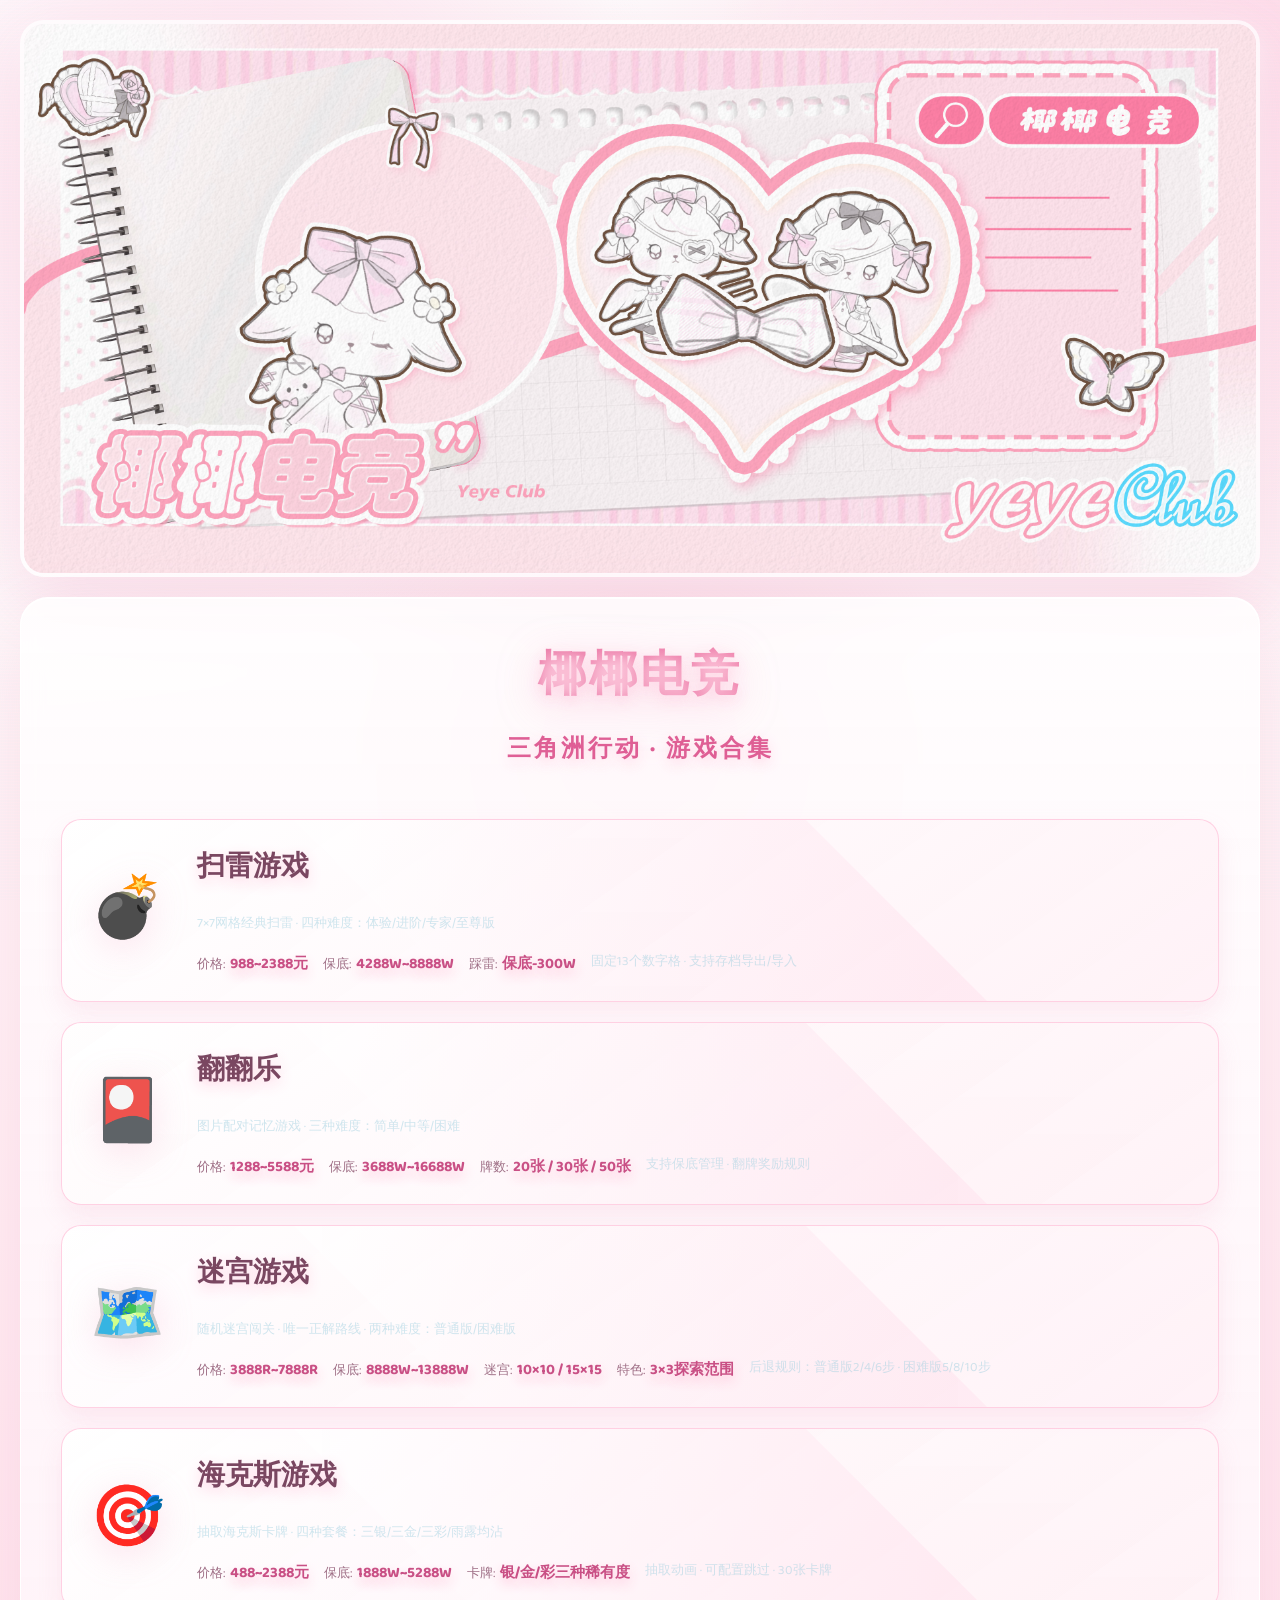
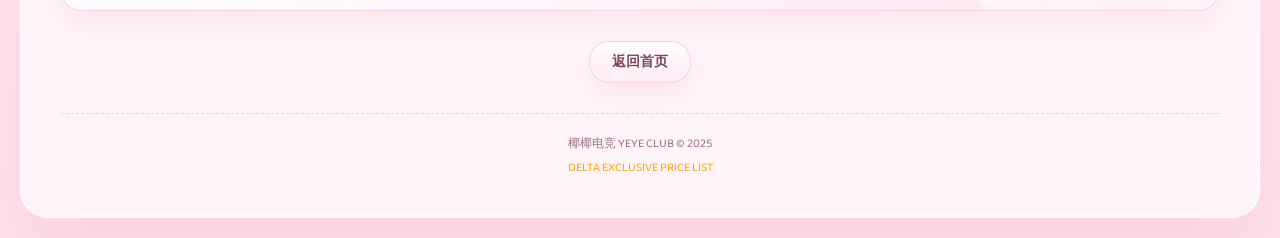
<file: games.html>
<!DOCTYPE html>
<html lang="zh-CN">
<head>
    <meta charset="UTF-8">
    <meta name="viewport" content="width=device-width, initial-scale=1.0, maximum-scale=1.0, user-scalable=no">
    <title>椰椰电竞 - 游戏合集</title>
    <link rel="preconnect" href="https://fonts.googleapis.com">
    <link rel="preconnect" href="https://fonts.gstatic.com" crossorigin>
    <link href="https://fonts.googleapis.com/css2?family=Baloo+2:wght@400;500;700;800&display=swap" rel="stylesheet">
    <link rel="stylesheet" href="theme.css">
    <style>
        * {
            margin: 0;
            padding: 0;
            box-sizing: border-box;
        }

        body {
            font-family: "Orbitron", "Microsoft YaHei", Arial, sans-serif;
            background: #0a0e1a;
            min-height: 100vh;
            display: flex;
            flex-direction: column;
            align-items: center;
            padding: 20px;
            position: relative;
            overflow-x: hidden;
        }

        body::before {
            content: '';
            position: fixed;
            top: 0;
            left: 0;
            width: 100%;
            height: 100%;
            background: 
                radial-gradient(circle at 20% 50%, rgba(0, 255, 255, 0.1) 0%, transparent 50%),
                radial-gradient(circle at 80% 80%, rgba(255, 165, 0, 0.1) 0%, transparent 50%),
                radial-gradient(circle at 40% 20%, rgba(138, 43, 226, 0.08) 0%, transparent 50%);
            animation: gradientShift 15s ease infinite;
            z-index: -1;
        }

        @keyframes gradientShift {
            0%, 100% { opacity: 1; transform: scale(1); }
            50% { opacity: 0.8; transform: scale(1.1); }
        }

        body::after {
            content: '';
            position: fixed;
            top: 0;
            left: 0;
            width: 100%;
            height: 100%;
            background: repeating-linear-gradient(
                0deg,
                rgba(0, 255, 255, 0.03) 0px,
                transparent 1px,
                transparent 2px,
                rgba(0, 255, 255, 0.03) 3px
            );
            pointer-events: none;
            z-index: 1;
            animation: scanline 8s linear infinite;
        }

        @keyframes scanline {
            0% { transform: translateY(0); }
            100% { transform: translateY(50px); }
        }

        .bg-image {
            width: 100%;
            max-width: 1400px;
            height: auto;
            display: block;
            margin: 0 auto 20px;
            border-radius: 10px;
            box-shadow: 
                0 0 30px rgba(0, 255, 255, 0.4),
                0 0 60px rgba(138, 43, 226, 0.3),
                0 0 100px rgba(255, 165, 0, 0.2);
            border: 1px solid rgba(0, 255, 255, 0.2);
            position: relative;
            z-index: 2;
        }

        .container {
            background: linear-gradient(145deg, rgba(20, 25, 45, 0.95), rgba(15, 20, 35, 0.98));
            border-radius: 20px;
            padding: 40px;
            box-shadow: 
                0 0 60px rgba(0, 255, 255, 0.4),
                0 0 100px rgba(138, 43, 226, 0.3),
                0 0 150px rgba(255, 165, 0, 0.2),
                inset 0 0 80px rgba(0, 0, 0, 0.4);
            max-width: 1400px;
            width: 100%;
            border: 2px solid rgba(0, 255, 255, 0.4);
            position: relative;
            z-index: 2;
            backdrop-filter: blur(10px);
        }

        .container::before {
            content: '';
            position: absolute;
            top: -2px;
            left: -2px;
            right: -2px;
            bottom: -2px;
            background: linear-gradient(45deg, 
                rgba(0, 255, 255, 0.5), 
                rgba(138, 43, 226, 0.5), 
                rgba(255, 165, 0, 0.5), 
                rgba(0, 255, 255, 0.5));
            border-radius: 20px;
            z-index: -1;
            opacity: 0;
            animation: borderGlow 4s ease-in-out infinite;
        }

        @keyframes borderGlow {
            0%, 100% { opacity: 0; }
            50% { opacity: 0.3; }
        }

        .header {
            text-align: center;
            margin-bottom: 50px;
        }

        .title {
            font-size: 48px;
            font-weight: 900;
            background: linear-gradient(90deg, #00ffff, #8a2be2, #ffa500, #00ffff);
            background-size: 200% auto;
            -webkit-background-clip: text;
            -webkit-text-fill-color: transparent;
            background-clip: text;
            margin-bottom: 15px;
            letter-spacing: 4px;
            animation: titleGlow 3s ease-in-out infinite, titleSlide 8s linear infinite;
            filter: drop-shadow(0 0 20px rgba(0, 255, 255, 0.9));
            position: relative;
        }

        @keyframes titleGlow {
            0%, 100% {
                filter: drop-shadow(0 0 20px rgba(0, 255, 255, 0.9)) 
                        drop-shadow(0 0 40px rgba(138, 43, 226, 0.6));
            }
            50% {
                filter: drop-shadow(0 0 30px rgba(0, 255, 255, 1)) 
                        drop-shadow(0 0 60px rgba(138, 43, 226, 0.8));
            }
        }

        @keyframes titleSlide {
            0% { background-position: 0% center; }
            100% { background-position: 200% center; }
        }

        .subtitle {
            font-size: 24px;
            color: #00ffff;
            font-weight: bold;
            text-shadow: 
                0 0 15px rgba(0, 255, 255, 0.9),
                0 0 30px rgba(138, 43, 226, 0.6),
                0 0 45px rgba(255, 165, 0, 0.4);
            letter-spacing: 3px;
            animation: subtitlePulse 3s ease-in-out infinite;
        }

        @keyframes subtitlePulse {
            0%, 100% { opacity: 0.9; }
            50% { opacity: 1; }
        }

        .game-grid {
            display: flex;
            flex-direction: column;
            gap: 20px;
            margin-bottom: 30px;
        }

        .game-grid {
            display: none;
        }

        .games-page .game-grid {
            display: flex;
        }

        .games-page .image-menu-section,
        .games-page .fullscreen-viewer {
            display: none;
        }

        .game-card {
            background: linear-gradient(145deg, rgba(0, 60, 80, 0.4), rgba(0, 40, 60, 0.5));
            border: 2px solid rgba(0, 255, 255, 0.5);
            border-radius: 15px;
            padding: 25px;
            cursor: pointer;
            transition: all 0.4s cubic-bezier(0.4, 0, 0.2, 1);
            position: relative;
            overflow: hidden;
            display: flex;
            align-items: center;
            gap: 30px;
            box-shadow: 
                0 0 20px rgba(0, 255, 255, 0.4),
                0 0 40px rgba(138, 43, 226, 0.2),
                inset 0 0 30px rgba(0, 0, 0, 0.4);
        }

        .game-card::before {
            content: '';
            position: absolute;
            top: -50%;
            left: -50%;
            width: 200%;
            height: 200%;
            background: linear-gradient(45deg, 
                transparent, 
                rgba(0, 255, 255, 0.15), 
                rgba(138, 43, 226, 0.1),
                transparent);
            transform: rotate(45deg);
            transition: all 0.6s;
        }

        .game-card::after {
            content: '';
            position: absolute;
            top: 0;
            left: 0;
            right: 0;
            bottom: 0;
            border-radius: 15px;
            padding: 2px;
            background: linear-gradient(45deg, 
                rgba(0, 255, 255, 0.6), 
                rgba(138, 43, 226, 0.6), 
                rgba(255, 165, 0, 0.6));
            -webkit-mask: linear-gradient(#fff 0 0) content-box, linear-gradient(#fff 0 0);
            -webkit-mask-composite: xor;
            mask-composite: exclude;
            opacity: 0;
            transition: opacity 0.4s;
        }

        .game-card:hover {
            transform: translateX(10px) scale(1.01);
            box-shadow: 
                0 15px 50px rgba(0, 255, 255, 0.7),
                0 0 80px rgba(138, 43, 226, 0.5),
                0 0 100px rgba(255, 165, 0, 0.3),
                inset 0 0 50px rgba(0, 255, 255, 0.2);
            border-color: rgba(138, 43, 226, 0.8);
        }

        .game-card:hover::before {
            left: 100%;
        }

        .game-card:hover::after {
            opacity: 1;
        }

        .game-icon {
            font-size: 60px;
            flex-shrink: 0;
            width: 80px;
            text-align: center;
            filter: drop-shadow(0 0 15px rgba(0, 255, 255, 0.6));
            animation: iconFloat 3s ease-in-out infinite;
            position: relative;
            z-index: 1;
        }

        @keyframes iconFloat {
            0%, 100% { transform: translateY(0px); }
            50% { transform: translateY(-10px); }
        }

        .game-card:hover .game-icon {
            filter: drop-shadow(0 0 25px rgba(138, 43, 226, 0.8));
            animation: iconFloat 1.5s ease-in-out infinite;
        }

        .game-content {
            flex: 1;
            display: flex;
            flex-direction: column;
            gap: 10px;
            position: relative;
            z-index: 1;
        }

        .game-name {
            font-size: 28px;
            color: #00ffff;
            font-weight: bold;
            text-align: left;
            margin-bottom: 10px;
            text-shadow: 
                0 0 10px rgba(0, 255, 255, 0.9),
                0 0 20px rgba(138, 43, 226, 0.5);
            position: relative;
            z-index: 1;
            transition: all 0.3s;
        }

        .game-card:hover .game-name {
            color: #8a2be2;
            text-shadow: 
                0 0 15px rgba(138, 43, 226, 1),
                0 0 30px rgba(0, 255, 255, 0.6);
        }

        .game-desc {
            color: #a0d0e0;
            text-align: left;
            line-height: 1.8;
            font-size: 15px;
            position: relative;
            z-index: 1;
            transition: all 0.3s;
        }

        .game-card:hover .game-desc {
            color: #c0e0f0;
        }

        .game-info {
            display: flex;
            flex-wrap: wrap;
            gap: 15px;
            margin-top: 5px;
            font-size: 14px;
            line-height: 1.6;
            position: relative;
            z-index: 1;
        }

        .info-item {
            display: flex;
            align-items: baseline;
            gap: 5px;
        }

        .info-label {
            color: rgba(160, 208, 224, 0.6);
            font-size: 13px;
            transition: all 0.3s;
        }

        .info-value {
            color: #00ffff;
            font-weight: bold;
            font-size: 15px;
            text-shadow: 0 0 8px rgba(0, 255, 255, 0.6);
            transition: all 0.3s;
        }

        .game-card:hover .info-value {
            color: #ffa500;
            text-shadow: 0 0 10px rgba(255, 165, 0, 0.8);
        }

        .info-secondary {
            color: rgba(160, 208, 224, 0.5);
            font-size: 13px;
        }

        .back-home {
            display: block;
            min-height: 42px;
            margin: 28px auto 0;
            padding: 0 22px;
            border: 1px solid rgba(0, 255, 255, 0.45);
            border-radius: 8px;
            background: rgba(0, 50, 70, 0.55);
            color: #c0f8ff;
            cursor: pointer;
            font-family: inherit;
            font-size: 14px;
            font-weight: 700;
            letter-spacing: 0;
            transition: all 0.25s ease;
            box-shadow: 0 0 14px rgba(0, 255, 255, 0.18);
        }

        .back-home:hover {
            border-color: rgba(255, 165, 0, 0.9);
            background: rgba(255, 165, 0, 0.15);
            color: #ffa500;
        }

        .image-menu-section {
            margin-top: 36px;
            padding-top: 32px;
            border-top: 1px solid rgba(0, 255, 255, 0.3);
        }

        .image-menu-title {
            margin-bottom: 18px;
            color: #00ffff;
            font-size: 26px;
            font-weight: 700;
            text-align: center;
            text-shadow:
                0 0 12px rgba(0, 255, 255, 0.9),
                0 0 24px rgba(138, 43, 226, 0.5);
        }

        .image-menu-tabs,
        .image-button-list {
            display: flex;
            flex-wrap: wrap;
            justify-content: center;
            gap: 12px;
        }

        .image-menu-tabs {
            margin-bottom: 18px;
        }

        .image-button-list {
            margin-bottom: 22px;
        }

        .image-menu-tab,
        .image-button {
            min-height: 42px;
            border: 1px solid rgba(0, 255, 255, 0.45);
            border-radius: 8px;
            background: rgba(0, 50, 70, 0.55);
            color: #c0f8ff;
            cursor: pointer;
            font-family: inherit;
            font-weight: 700;
            letter-spacing: 0;
            transition: all 0.25s ease;
            box-shadow: 0 0 14px rgba(0, 255, 255, 0.18);
        }

        .image-menu-tab {
            padding: 0 20px;
            font-size: 16px;
        }

        .image-button {
            padding: 0 14px;
            font-size: 14px;
        }

        .image-menu-tab:hover,
        .image-button:hover,
        .image-menu-tab.active,
        .image-button.active {
            border-color: rgba(255, 165, 0, 0.9);
            background: rgba(255, 165, 0, 0.15);
            color: #ffa500;
            box-shadow:
                0 0 18px rgba(255, 165, 0, 0.35),
                0 0 30px rgba(138, 43, 226, 0.18);
        }

        .image-preview {
            min-height: 160px;
            display: flex;
            align-items: center;
            justify-content: center;
            overflow: auto;
            padding: 16px;
            border: 1px solid rgba(0, 255, 255, 0.35);
            border-radius: 10px;
            background: rgba(5, 12, 24, 0.72);
            box-shadow: inset 0 0 35px rgba(0, 0, 0, 0.45);
        }

        .image-preview:empty {
            display: none;
        }

        .menu-preview-image {
            display: block;
            max-width: 100%;
            max-height: 72vh;
            width: auto;
            height: auto;
            cursor: zoom-in;
            border-radius: 8px;
            box-shadow:
                0 0 22px rgba(0, 255, 255, 0.35),
                0 0 45px rgba(138, 43, 226, 0.22);
            transition: max-width 0.2s ease, max-height 0.2s ease;
        }

        .menu-preview-image.is-original {
            max-width: none;
            max-height: none;
            cursor: zoom-out;
        }

        .fullscreen-viewer {
            position: fixed;
            inset: 0;
            z-index: 20;
            display: none;
            align-items: center;
            justify-content: center;
            overflow: auto;
            padding: 24px;
            background: rgba(0, 0, 0, 0.92);
        }

        .fullscreen-viewer.active {
            display: flex;
        }

        .fullscreen-viewer img {
            display: block;
            max-width: 100%;
            max-height: 100%;
            width: auto;
            height: auto;
            cursor: zoom-out;
        }

        .footer {
            text-align: center;
            margin-top: 30px;
            padding-top: 20px;
            border-top: 1px solid rgba(0, 255, 255, 0.3);
            color: #888;
            font-size: 12px;
        }

        /* 响应式设计 */
        @media (max-width: 1024px) {
            .bg-image {
                max-width: 100%;
            }
        }

        @media (max-width: 768px) {
            .bg-image {
                margin-bottom: 15px;
                border-radius: 5px;
            }
            
            .title {
                font-size: 32px;
            }

            .subtitle {
                font-size: 18px;
            }

            .container {
                padding: 25px;
            }

            .game-card {
                flex-direction: column;
                gap: 15px;
                padding: 20px;
            }

            .game-icon {
                font-size: 50px;
            }

            .game-content {
                width: 100%;
            }
            
            .game-name {
                font-size: 24px;
                text-align: center;
            }
            
            .game-desc {
                font-size: 13px;
                text-align: center;
            }

            .game-info {
                flex-direction: column;
                gap: 8px;
            }

            .info-item {
                justify-content: center;
            }

            .image-menu-title {
                font-size: 22px;
            }

            .image-menu-tab,
            .image-button {
                width: 100%;
            }

            .image-preview {
                padding: 10px;
            }
        }
    </style>
</head>
<body class="games-page">
    <img src="微信图片_20260617232637_626_31.jpg" alt="椰椰电竞" class="bg-image">
    <div class="container">
        <div class="header">
            <div class="title">椰椰电竞</div>
            <div class="subtitle">三角洲行动 · 游戏合集</div>
        </div>

        <div class="game-grid">
            <!-- 扫雷游戏 -->
            <div class="game-card" onclick="location.href='minesweeper.html'">
                <div class="game-icon">💣</div>
                <div class="game-content">
                    <div class="game-name">扫雷游戏</div>
                    <div class="game-desc">
                        <span class="info-secondary">7×7网格经典扫雷 · 四种难度：体验/进阶/专家/至尊版</span>
                    </div>
                    <div class="game-info">
                        <div class="info-item">
                            <span class="info-label">价格:</span>
                            <span class="info-value">988~2388元</span>
                        </div>
                        <div class="info-item">
                            <span class="info-label">保底:</span>
                            <span class="info-value">4288W~8888W</span>
                        </div>
                        <div class="info-item">
                            <span class="info-label">踩雷:</span>
                            <span class="info-value">保底-300W</span>
                        </div>
                        <div class="info-item">
                            <span class="info-secondary">固定13个数字格 · 支持存档导出/导入</span>
                        </div>
                    </div>
                </div>
            </div>

            <!-- 翻翻乐游戏 -->
            <div class="game-card" onclick="location.href='flipcard.html'">
                <div class="game-icon">🎴</div>
                <div class="game-content">
                    <div class="game-name">翻翻乐</div>
                    <div class="game-desc">
                        <span class="info-secondary">图片配对记忆游戏 · 三种难度：简单/中等/困难</span>
                    </div>
                    <div class="game-info">
                        <div class="info-item">
                            <span class="info-label">价格:</span>
                            <span class="info-value">1288~5588元</span>
                        </div>
                        <div class="info-item">
                            <span class="info-label">保底:</span>
                            <span class="info-value">3688W~16688W</span>
                        </div>
                        <div class="info-item">
                            <span class="info-label">牌数:</span>
                            <span class="info-value">20张 / 30张 / 50张</span>
                        </div>
                        <div class="info-item">
                            <span class="info-secondary">支持保底管理 · 翻牌奖励规则</span>
                        </div>
                    </div>
                </div>
            </div>

            <!-- 迷宫游戏 -->
            <div class="game-card" onclick="location.href='maze.html'">
                <div class="game-icon">🗺️</div>
                <div class="game-content">
                    <div class="game-name">迷宫游戏</div>
                    <div class="game-desc">
                        <span class="info-secondary">随机迷宫闯关 · 唯一正解路线 · 两种难度：普通版/困难版</span>
                    </div>
                    <div class="game-info">
                        <div class="info-item">
                            <span class="info-label">价格:</span>
                            <span class="info-value">3888R~7888R</span>
                        </div>
                        <div class="info-item">
                            <span class="info-label">保底:</span>
                            <span class="info-value">8888W~13888W</span>
                        </div>
                        <div class="info-item">
                            <span class="info-label">迷宫:</span>
                            <span class="info-value">10×10 / 15×15</span>
                        </div>
                        <div class="info-item">
                            <span class="info-label">特色:</span>
                            <span class="info-value">3×3探索范围</span>
                        </div>
                        <div class="info-item">
                            <span class="info-secondary">后退规则：普通版2/4/6步 · 困难版5/8/10步</span>
                        </div>
                    </div>
                </div>
            </div>

            <!-- 海克斯游戏 -->
            <div class="game-card" onclick="location.href='hex.html'">
                <div class="game-icon">🎯</div>
                <div class="game-content">
                    <div class="game-name">海克斯游戏</div>
                    <div class="game-desc">
                        <span class="info-secondary">抽取海克斯卡牌 · 四种套餐：三银/三金/三彩/雨露均沾</span>
                    </div>
                    <div class="game-info">
                        <div class="info-item">
                            <span class="info-label">价格:</span>
                            <span class="info-value">488~2388元</span>
                        </div>
                        <div class="info-item">
                            <span class="info-label">保底:</span>
                            <span class="info-value">1888W~5288W</span>
                        </div>
                        <div class="info-item">
                            <span class="info-label">卡牌:</span>
                            <span class="info-value">银/金/彩三种稀有度</span>
                        </div>
                        <div class="info-item">
                            <span class="info-secondary">抽取动画 · 可配置跳过 · 30张卡牌</span>
                        </div>
                    </div>
                </div>
            </div>
        </div>

        <button class="back-home" type="button" onclick="location.href='index.html'">返回首页</button>

        <div class="image-menu-section">
            <div class="image-menu-title">图片菜单</div>
            <div class="image-menu-tabs" id="imageMenuTabs"></div>
            <div class="image-button-list" id="imageButtonList"></div>
            <div class="image-preview" id="imagePreview"></div>
        </div>

        <div class="footer">
            <p>椰椰电竞 YEYE CLUB © 2025</p>
            <p style="margin-top: 5px; color: #ffa500;">DELTA EXCLUSIVE PRICE LIST</p>
        </div>
    </div>
</body>
</html>
</file>
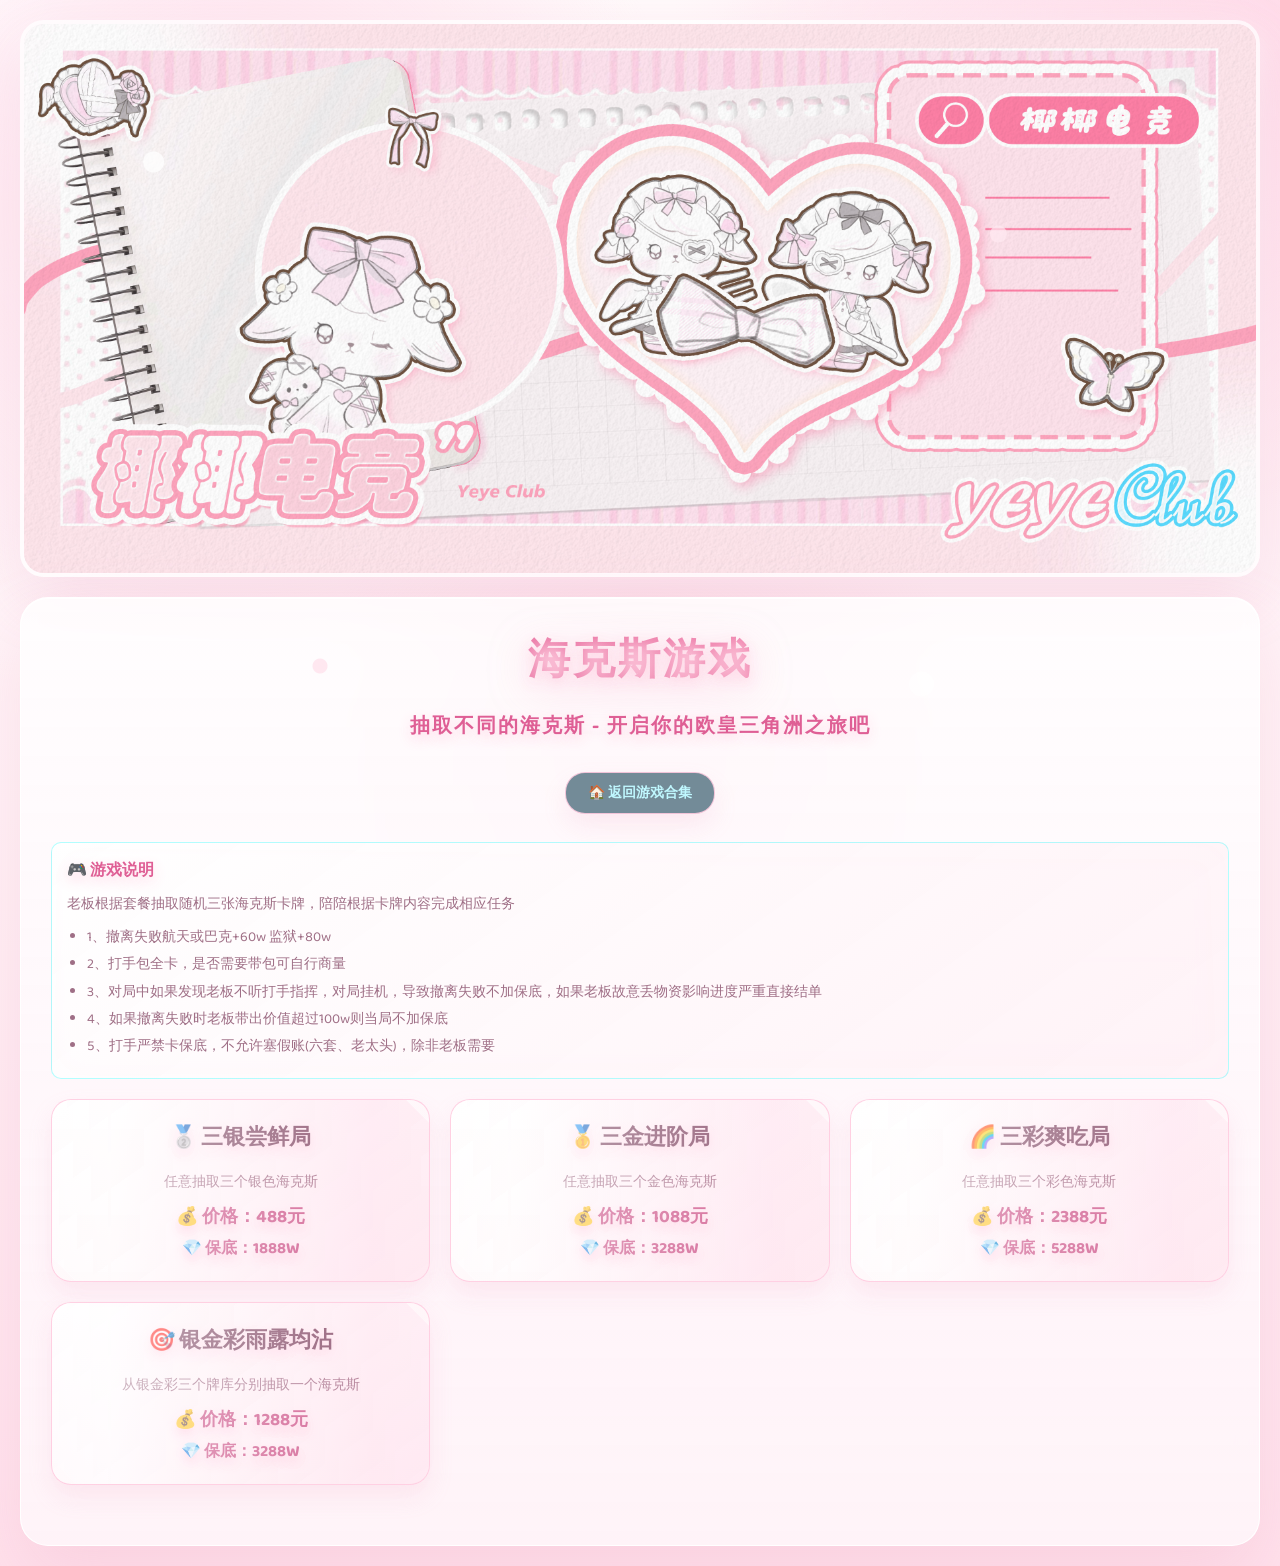
<file: hex.html>
<!DOCTYPE html>
<html lang="zh-CN">
<head>
    <meta charset="UTF-8">
    <meta name="viewport" content="width=device-width, initial-scale=1.0, maximum-scale=1.0, user-scalable=no">
    <title>海克斯游戏 - 椰椰电竞</title>
    <link rel="preconnect" href="https://fonts.googleapis.com">
    <link rel="preconnect" href="https://fonts.gstatic.com" crossorigin>
    <link href="https://fonts.googleapis.com/css2?family=Baloo+2:wght@400;500;700;800&display=swap" rel="stylesheet">
    <link rel="stylesheet" href="theme.css">
    <style>
        * {
            margin: 0;
            padding: 0;
            box-sizing: border-box;
        }

        body {
            font-family: "Orbitron", "Microsoft YaHei", Arial, sans-serif;
            background: linear-gradient(135deg, #0a0e1a 0%, #1a1f35 50%, #0f1420 100%);
            min-height: 100vh;
            display: flex;
            flex-direction: column;
            align-items: center;
            padding: 20px;
            position: relative;
            overflow-x: hidden;
        }

        body::before {
            content: '';
            position: fixed;
            top: 0;
            left: 0;
            width: 100%;
            height: 100%;
            background: 
                radial-gradient(circle at 20% 50%, rgba(0, 255, 255, 0.1) 0%, transparent 50%),
                radial-gradient(circle at 80% 80%, rgba(255, 165, 0, 0.1) 0%, transparent 50%),
                radial-gradient(circle at 40% 20%, rgba(138, 43, 226, 0.08) 0%, transparent 50%);
            animation: gradientShift 15s ease infinite;
            z-index: -1;
        }

        @keyframes gradientShift {
            0%, 100% { opacity: 1; transform: scale(1); }
            50% { opacity: 0.8; transform: scale(1.1); }
        }

        .bg-image {
            width: 100%;
            max-width: 1400px;
            height: auto;
            display: block;
            margin: 0 auto 20px;
            border-radius: 10px;
            box-shadow: 0 0 30px rgba(0, 255, 255, 0.3);
            border: 1px solid rgba(0, 255, 255, 0.2);
        }

        .container {
            background: linear-gradient(145deg, rgba(20, 25, 45, 0.95), rgba(15, 20, 35, 0.98));
            border-radius: 20px;
            padding: 30px;
            box-shadow: 
                0 0 60px rgba(0, 255, 255, 0.2),
                0 0 100px rgba(255, 165, 0, 0.1),
                inset 0 0 80px rgba(0, 0, 0, 0.3);
            max-width: 1400px;
            width: 100%;
            border: 2px solid rgba(0, 255, 255, 0.3);
            position: relative;
            backdrop-filter: blur(10px);
        }

        .header {
            text-align: center;
            margin-bottom: 30px;
        }

        .title {
            font-size: 42px;
            font-weight: 900;
            background: linear-gradient(90deg, #00ffff, #8a2be2, #ffa500, #00ffff);
            background-size: 200% auto;
            -webkit-background-clip: text;
            -webkit-text-fill-color: transparent;
            background-clip: text;
            margin-bottom: 15px;
            letter-spacing: 4px;
            animation: titleGlow 3s ease-in-out infinite, titleSlide 8s linear infinite;
            filter: drop-shadow(0 0 20px rgba(0, 255, 255, 0.9));
        }

        @keyframes titleGlow {
            0%, 100% {
                filter: drop-shadow(0 0 20px rgba(0, 255, 255, 0.9)) 
                        drop-shadow(0 0 40px rgba(138, 43, 226, 0.6));
            }
            50% {
                filter: drop-shadow(0 0 30px rgba(0, 255, 255, 1)) 
                        drop-shadow(0 0 60px rgba(138, 43, 226, 0.8));
            }
        }

        @keyframes titleSlide {
            0% { background-position: 0% center; }
            100% { background-position: 200% center; }
        }

        .subtitle {
            font-size: 20px;
            color: #00ffff;
            font-weight: bold;
            text-shadow: 
                0 0 15px rgba(0, 255, 255, 0.9),
                0 0 30px rgba(138, 43, 226, 0.6);
            letter-spacing: 2px;
            margin-bottom: 20px;
        }

        .game-rules {
            background: rgba(0, 40, 60, 0.3);
            border: 1px solid rgba(0, 255, 255, 0.3);
            border-radius: 10px;
            padding: 15px;
            margin-bottom: 20px;
            font-size: 14px;
            color: #a0d0e0;
            line-height: 1.6;
        }

        .game-rules h4 {
            color: #ffa500;
            margin-bottom: 10px;
            font-size: 16px;
        }

        .game-rules ul {
            margin-left: 20px;
            margin-top: 10px;
        }

        .game-rules li {
            margin-bottom: 5px;
        }

        .package-selection {
            display: grid;
            grid-template-columns: repeat(auto-fit, minmax(280px, 1fr));
            gap: 20px;
            margin-bottom: 30px;
        }

        .package-card {
            background: linear-gradient(145deg, rgba(0, 60, 80, 0.4), rgba(0, 40, 60, 0.5));
            border: 2px solid rgba(0, 255, 255, 0.5);
            border-radius: 15px;
            padding: 20px;
            cursor: pointer;
            transition: all 0.4s cubic-bezier(0.4, 0, 0.2, 1);
            position: relative;
            overflow: hidden;
            text-align: center;
        }

        .package-card::before {
            content: '';
            position: absolute;
            top: -50%;
            left: -50%;
            width: 200%;
            height: 200%;
            background: linear-gradient(45deg, 
                transparent, 
                rgba(0, 255, 255, 0.15), 
                rgba(138, 43, 226, 0.1),
                transparent);
            transform: rotate(45deg);
            transition: all 0.6s;
        }

        .package-card:hover {
            transform: translateY(-5px) scale(1.02);
            box-shadow: 
                0 15px 50px rgba(0, 255, 255, 0.7),
                0 0 80px rgba(138, 43, 226, 0.5),
                0 0 100px rgba(255, 165, 0, 0.3);
            border-color: rgba(138, 43, 226, 0.8);
        }

        .package-card:hover::before {
            left: 100%;
        }

        .package-title {
            font-size: 22px;
            color: #00ffff;
            font-weight: bold;
            margin-bottom: 15px;
            text-shadow: 0 0 10px rgba(0, 255, 255, 0.8);
        }

        .package-info {
            color: #a0d0e0;
            font-size: 14px;
            margin-bottom: 10px;
        }

        .package-price {
            font-size: 18px;
            color: #00ff88;
            font-weight: bold;
            margin-bottom: 5px;
            text-shadow: 0 0 10px rgba(0, 255, 136, 0.8);
        }

        .package-base {
            font-size: 16px;
            color: #ffa500;
            font-weight: bold;
            text-shadow: 0 0 10px rgba(255, 165, 0, 0.8);
        }

        .card-draw-area {
            display: none;
            text-align: center;
            margin-bottom: 30px;
            position: relative;
            overflow: hidden;
        }

        .animation-container {
            position: fixed;
            top: 0;
            left: 0;
            width: 100%;
            height: 100%;
            pointer-events: none;
            z-index: 1000;
        }

        .floating-card {
            position: absolute;
            width: 120px;
            height: 160px;
            border-radius: 12px;
            backface-visibility: hidden;
            display: flex;
            align-items: center;
            justify-content: center;
            flex-direction: column;
            padding: 8px;
            border: 2px solid;
            box-shadow: 0 8px 25px rgba(0, 0, 0, 0.6);
            font-size: 12px;
            font-weight: bold;
            color: #fff;
            text-align: center;
            transition: all 0.3s;
        }

        .floating-card.silver {
            border-color: #c0c0c0;
            background: linear-gradient(135deg, #c0c0c0, #808080);
        }

        .floating-card.gold {
            border-color: #ffd700;
            background: linear-gradient(135deg, #ffd700, #ffb347);
        }

        .floating-card.colorful {
            border-color: #ff69b4;
            background: linear-gradient(135deg, #ff69b4, #00bfff, #32cd32, #ffd700);
        }

        .floating-card-image {
            max-width: 70px;
            max-height: 70px;
            margin-bottom: 5px;
            border-radius: 6px;
        }

        .floating-card-name {
            font-size: 10px;
            font-weight: bold;
            margin-bottom: 3px;
        }

        .floating-card-rarity {
            font-size: 8px;
            padding: 1px 4px;
            border-radius: 6px;
            margin-top: 3px;
        }

        .floating-card-rarity.silver {
            background: #c0c0c0;
            color: #333;
        }

        .floating-card-rarity.gold {
            background: #ffd700;
            color: #333;
        }

        .floating-card-rarity.colorful {
            background: linear-gradient(45deg, #ff69b4, #00bfff, #32cd32);
            color: #fff;
        }

        @keyframes cardFloat1 {
            0% {
                transform: translateX(-150px) translateY(100vh) rotate(0deg) scale(0.8);
                opacity: 0;
            }
            10% {
                opacity: 1;
            }
            90% {
                opacity: 1;
            }
            100% {
                transform: translateX(calc(100vw + 150px)) translateY(-100px) rotate(720deg) scale(1.2);
                opacity: 0;
            }
        }

        @keyframes cardFloat2 {
            0% {
                transform: translateX(100vw + 150px) translateY(100vh) rotate(0deg) scale(0.8);
                opacity: 0;
            }
            10% {
                opacity: 1;
            }
            90% {
                opacity: 1;
            }
            100% {
                transform: translateX(-150px) translateY(-100px) rotate(-720deg) scale(1.2);
                opacity: 0;
            }
        }

        @keyframes cardFloat3 {
            0% {
                transform: translateX(-150px) translateY(-100px) rotate(0deg) scale(0.8);
                opacity: 0;
            }
            10% {
                opacity: 1;
            }
            90% {
                opacity: 1;
            }
            100% {
                transform: translateX(calc(100vw + 150px)) translateY(100vh) rotate(720deg) scale(1.2);
                opacity: 0;
            }
        }

        @keyframes cardFloat4 {
            0% {
                transform: translateX(100vw + 150px) translateY(-100px) rotate(0deg) scale(0.8);
                opacity: 0;
            }
            10% {
                opacity: 1;
            }
            90% {
                opacity: 1;
            }
            100% {
                transform: translateX(-150px) translateY(100vh) rotate(-720deg) scale(1.2);
                opacity: 0;
            }
        }

        @keyframes cardFloat5 {
            0% {
                transform: translateX(50vw) translateY(100vh) rotate(0deg) scale(0.8);
                opacity: 0;
            }
            10% {
                opacity: 1;
            }
            90% {
                opacity: 1;
            }
            100% {
                transform: translateX(50vw) translateY(-100px) rotate(1080deg) scale(1.2);
                opacity: 0;
            }
        }

        @keyframes cardFloat6 {
            0% {
                transform: translateX(50vw) translateY(-100px) rotate(0deg) scale(0.8);
                opacity: 0;
            }
            10% {
                opacity: 1;
            }
            90% {
                opacity: 1;
            }
            100% {
                transform: translateX(50vw) translateY(100vh) rotate(-1080deg) scale(1.2);
                opacity: 0;
            }
        }

        @keyframes cardFloat7 {
            0% {
                transform: translateX(0) translateY(100vh) rotate(0deg) scale(0.8);
                opacity: 0;
            }
            10% {
                opacity: 1;
            }
            90% {
                opacity: 1;
            }
            100% {
                transform: translateX(100vw) translateY(50vh) rotate(1440deg) scale(1.2);
                opacity: 0;
            }
        }

        @keyframes cardFloat8 {
            0% {
                transform: translateX(100vw) translateY(50vh) rotate(0deg) scale(0.8);
                opacity: 0;
            }
            10% {
                opacity: 1;
            }
            90% {
                opacity: 1;
            }
            100% {
                transform: translateX(0) translateY(50vh) rotate(-1440deg) scale(1.2);
                opacity: 0;
            }
        }

        .final-reveal {
            position: fixed;
            top: 50%;
            transform: translateY(-50%) scale(0);
            width: 200px;
            height: 280px;
            border-radius: 20px;
            backface-visibility: hidden;
            display: flex;
            align-items: center;
            justify-content: center;
            flex-direction: column;
            padding: 15px;
            border: 3px solid;
            box-shadow: 0 15px 50px rgba(0, 0, 0, 0.8);
            z-index: 2000;
            color: #fff;
            text-align: center;
        }

        .final-reveal.left {
            left: 25%;
        }

        .final-reveal.center {
            left: 50%;
        }

        .final-reveal.right {
            left: 75%;
        }

        .final-reveal.silver {
            border-color: #c0c0c0;
            background: linear-gradient(135deg, #c0c0c0, #808080);
        }

        .final-reveal.gold {
            border-color: #ffd700;
            background: linear-gradient(135deg, #ffd700, #ffb347);
        }

        .final-reveal.colorful {
            border-color: #ff69b4;
            background: linear-gradient(135deg, #ff69b4, #00bfff, #32cd32, #ffd700);
        }

        @keyframes finalReveal {
            0% {
                transform: translateY(-50%) scale(0) rotate(0deg);
                opacity: 0;
            }
            20% {
                transform: translateY(-50%) scale(1.5) rotate(180deg);
                opacity: 1;
            }
            40% {
                transform: translateY(-50%) scale(0.8) rotate(360deg);
                opacity: 1;
            }
            60% {
                transform: translateY(-50%) scale(1.2) rotate(540deg);
                opacity: 1;
            }
            80% {
                transform: translateY(-50%) scale(0.9) rotate(720deg);
                opacity: 1;
            }
            100% {
                transform: translateY(-50%) scale(1) rotate(900deg);
                opacity: 1;
            }
        }

        .final-reveal-image {
            max-width: 120px;
            max-height: 120px;
            margin-bottom: 10px;
            border-radius: 10px;
        }

        .final-reveal-name {
            font-size: 18px;
            font-weight: bold;
            margin-bottom: 8px;
        }

        .final-reveal-rarity {
            font-size: 14px;
            padding: 4px 12px;
            border-radius: 12px;
            margin-top: 8px;
        }

        .final-reveal-rarity.silver {
            background: #c0c0c0;
            color: #333;
        }

        .final-reveal-rarity.gold {
            background: #ffd700;
            color: #333;
        }

        .final-reveal-rarity.colorful {
            background: linear-gradient(45deg, #ff69b4, #00bfff, #32cd32);
            color: #fff;
        }

        .cards-container {
            display: flex;
            justify-content: center;
            gap: 20px;
            margin: 30px 0;
            flex-wrap: wrap;
            min-height: 300px;
            align-items: center;
        }

        .hex-card {
            width: 180px;
            height: 250px;
            border-radius: 15px;
            position: relative;
            cursor: pointer;
            transition: all 0.6s;
            transform-style: preserve-3d;
            box-shadow: 0 10px 30px rgba(0, 0, 0, 0.5);
        }

        .hex-card.flipping {
            animation: cardFlip 1.5s ease-in-out;
        }

        @keyframes cardFlip {
            0% { transform: rotateY(0deg) scale(1); }
            50% { transform: rotateY(180deg) scale(1.1); }
            100% { transform: rotateY(360deg) scale(1); }
        }

        .hex-card.flipped {
            transform: rotateY(180deg);
        }

        .card-face {
            position: absolute;
            width: 100%;
            height: 100%;
            border-radius: 15px;
            backface-visibility: hidden;
            display: flex;
            align-items: center;
            justify-content: center;
            flex-direction: column;
            padding: 10px;
            border: 3px solid;
        }

        .card-back {
            background: linear-gradient(135deg, #1a1a2e, #16213e);
            border-color: #0f3460;
            color: #00ffff;
            font-size: 60px;
            text-shadow: 0 0 20px rgba(0, 255, 255, 0.8);
        }

        .card-front {
            transform: rotateY(180deg);
            background: #000;
            color: #fff;
            font-size: 14px;
            font-weight: bold;
            text-align: center;
        }

        .card-front.silver {
            border-color: #c0c0c0;
            background: linear-gradient(135deg, #c0c0c0, #808080);
        }

        .card-front.gold {
            border-color: #ffd700;
            background: linear-gradient(135deg, #ffd700, #ffb347);
        }

        .card-front.colorful {
            border-color: #ff69b4;
            background: linear-gradient(135deg, #ff69b4, #00bfff, #32cd32, #ffd700);
        }

        .card-image {
            max-width: 120px;
            max-height: 120px;
            margin-bottom: 10px;
            border-radius: 8px;
        }

        .card-name {
            font-size: 16px;
            font-weight: bold;
            margin-bottom: 5px;
        }

        .card-rarity {
            font-size: 12px;
            padding: 2px 8px;
            border-radius: 10px;
            margin-top: 5px;
        }

        .card-rarity.silver {
            background: #c0c0c0;
            color: #333;
        }

        .card-rarity.gold {
            background: #ffd700;
            color: #333;
        }

        .card-rarity.colorful {
            background: linear-gradient(45deg, #ff69b4, #00bfff, #32cd32);
            color: #fff;
        }

        .controls {
            display: flex;
            justify-content: center;
            gap: 15px;
            margin: 20px 0;
            flex-wrap: wrap;
        }

        .btn {
            background: linear-gradient(135deg, rgba(0, 255, 255, 0.2), rgba(0, 200, 255, 0.3));
            color: #00ffff;
            border: 2px solid #00ffff;
            border-radius: 10px;
            padding: 15px 30px;
            font-size: 18px;
            font-weight: bold;
            cursor: pointer;
            transition: all 0.3s;
            text-shadow: 0 0 10px rgba(0, 255, 255, 0.8);
            box-shadow: 0 0 20px rgba(0, 255, 255, 0.3);
            position: relative;
            overflow: hidden;
        }

        .btn::before {
            content: '';
            position: absolute;
            top: 0;
            left: -100%;
            width: 100%;
            height: 100%;
            background: linear-gradient(90deg, transparent, rgba(0, 255, 255, 0.3), transparent);
            transition: left 0.5s;
        }

        .btn:hover::before {
            left: 100%;
        }

        .btn:hover {
            transform: translateY(-3px);
            box-shadow: 
                0 5px 30px rgba(0, 255, 255, 0.6),
                0 0 40px rgba(0, 255, 255, 0.4);
            border-color: #ffa500;
            color: #ffa500;
            text-shadow: 0 0 15px rgba(255, 165, 0, 1);
        }

        .btn:active {
            transform: translateY(-1px);
        }

        .btn-primary {
            background: linear-gradient(135deg, rgba(255, 165, 0, 0.2), rgba(255, 140, 0, 0.3));
            border-color: #ffa500;
            color: #ffa500;
            text-shadow: 0 0 10px rgba(255, 165, 0, 0.8);
            box-shadow: 0 0 20px rgba(255, 165, 0, 0.3);
        }

        .btn-primary:hover {
            border-color: #00ffff;
            color: #00ffff;
            text-shadow: 0 0 15px rgba(0, 255, 255, 1);
            box-shadow: 
                0 5px 30px rgba(255, 165, 0, 0.6),
                0 0 40px rgba(0, 255, 255, 0.4);
        }

        .btn:disabled {
            opacity: 0.5;
            cursor: not-allowed;
            transform: none;
        }

        .back-games {
            display: block;
            min-height: 42px;
            margin: 0 auto 28px;
            padding: 0 22px;
            border: 1px solid rgba(0, 255, 255, 0.45);
            border-radius: 8px;
            background: rgba(0, 50, 70, 0.55);
            color: #c0f8ff;
            cursor: pointer;
            font-family: inherit;
            font-size: 14px;
            font-weight: 700;
            transition: all 0.25s ease;
            box-shadow: 0 0 14px rgba(0, 255, 255, 0.18);
        }

        .back-games:hover {
            border-color: rgba(255, 165, 0, 0.9);
            background: rgba(255, 165, 0, 0.15);
            color: #ffa500;
        }

        .animation-toggle {
            display: flex;
            align-items: center;
            justify-content: center;
            gap: 10px;
            margin: 20px 0;
            color: #00ffff;
        }

        .toggle-switch {
            position: relative;
            width: 60px;
            height: 30px;
            background: rgba(0, 255, 255, 0.2);
            border: 2px solid #00ffff;
            border-radius: 15px;
            cursor: pointer;
            transition: all 0.3s;
        }

        .toggle-switch.active {
            background: rgba(0, 255, 255, 0.4);
        }

        .toggle-slider {
            position: absolute;
            top: 2px;
            left: 2px;
            width: 22px;
            height: 22px;
            background: #00ffff;
            border-radius: 50%;
            transition: all 0.3s;
            box-shadow: 0 0 10px rgba(0, 255, 255, 0.8);
        }

        .toggle-switch.active .toggle-slider {
            left: 32px;
            background: #ffa500;
            box-shadow: 0 0 10px rgba(255, 165, 0, 0.8);
        }

        .result-message {
            background: rgba(0, 40, 60, 0.8);
            border: 2px solid rgba(0, 255, 255, 0.5);
            border-radius: 10px;
            padding: 20px;
            margin: 20px 0;
            text-align: center;
            color: #00ffff;
            font-size: 18px;
            font-weight: bold;
            display: none;
            text-shadow: 0 0 10px rgba(0, 255, 255, 0.8);
        }

        .result-message.show {
            display: block;
            animation: messageGlow 2s ease-in-out infinite;
        }

        @keyframes messageGlow {
            0%, 100% { box-shadow: 0 0 20px rgba(0, 255, 255, 0.5); }
            50% { box-shadow: 0 0 40px rgba(0, 255, 255, 0.8); }
        }

        .stats {
            background: rgba(0, 40, 60, 0.3);
            border: 1px solid rgba(0, 255, 255, 0.3);
            border-radius: 10px;
            padding: 15px;
            margin: 20px 0;
            display: flex;
            justify-content: space-around;
            flex-wrap: wrap;
            gap: 15px;
        }

        .stat-item {
            text-align: center;
        }

        .stat-label {
            color: rgba(160, 208, 224, 0.7);
            font-size: 14px;
            margin-bottom: 5px;
        }

        .stat-value {
            color: #00ffff;
            font-size: 20px;
            font-weight: bold;
            text-shadow: 0 0 10px rgba(0, 255, 255, 0.8);
        }

        /* 响应式设计 */
        @media (max-width: 1024px) {
            .bg-image {
                max-width: 100%;
            }
        }

        @media (max-width: 768px) {
            .bg-image {
                margin-bottom: 15px;
                border-radius: 5px;
            }
            
            .container {
                padding: 20px;
            }

            .title {
                font-size: 32px;
            }

            .subtitle {
                font-size: 18px;
            }

            .package-selection {
                grid-template-columns: 1fr;
            }

            .cards-container {
                gap: 15px;
            }

            .hex-card {
                width: 140px;
                height: 200px;
            }

            .card-image {
                max-width: 90px;
                max-height: 90px;
            }

            .controls {
                flex-direction: column;
                align-items: center;
            }

            .btn {
                width: 200px;
            }

            /* 移动端最终卡牌位置调整 */
            .final-reveal {
                width: 150px;
                height: 210px;
            }

            .final-reveal.left {
                left: 10%;
            }

            .final-reveal.center {
                left: 50%;
                transform: translateX(-50%) translateY(-50%) scale(0);
            }

            .final-reveal.right {
                left: 90%;
            }

            .final-reveal-image {
                max-width: 90px;
                max-height: 90px;
            }

            .final-reveal-name {
                font-size: 14px;
            }

            .final-reveal-rarity {
                font-size: 12px;
            }

            @keyframes finalReveal {
                0% {
                    transform: translateY(-50%) scale(0) rotate(0deg);
                    opacity: 0;
                }
                20% {
                    transform: translateY(-50%) scale(1.3) rotate(180deg);
                    opacity: 1;
                }
                40% {
                    transform: translateY(-50%) scale(0.7) rotate(360deg);
                    opacity: 1;
                }
                60% {
                    transform: translateY(-50%) scale(1.1) rotate(540deg);
                    opacity: 1;
                }
                80% {
                    transform: translateY(-50%) scale(0.8) rotate(720deg);
                    opacity: 1;
                }
                100% {
                    transform: translateY(-50%) scale(1) rotate(900deg);
                    opacity: 1;
                }
            }

            /* 移动端中心位置特殊处理 */
            .final-reveal.center {
                animation: finalRevealCenter 1.5s ease-out;
            }

            @keyframes finalRevealCenter {
                0% {
                    transform: translateX(-50%) translateY(-50%) scale(0) rotate(0deg);
                    opacity: 0;
                }
                20% {
                    transform: translateX(-50%) translateY(-50%) scale(1.3) rotate(180deg);
                    opacity: 1;
                }
                40% {
                    transform: translateX(-50%) translateY(-50%) scale(0.7) rotate(360deg);
                    opacity: 1;
                }
                60% {
                    transform: translateX(-50%) translateY(-50%) scale(1.1) rotate(540deg);
                    opacity: 1;
                }
                80% {
                    transform: translateX(-50%) translateY(-50%) scale(0.8) rotate(720deg);
                    opacity: 1;
                }
                100% {
                    transform: translateX(-50%) translateY(-50%) scale(1) rotate(900deg);
                    opacity: 1;
                }
            }
        }
    </style>
</head>
<body>
    <img src="微信图片_20260617232637_626_31.jpg" alt="椰椰电竞" class="bg-image">

    <div class="container">
        <div class="header">
            <div class="title">海克斯游戏</div>
            <div class="subtitle">抽取不同的海克斯 - 开启你的欧皇三角洲之旅吧</div>
        </div>

        <button class="back-games" type="button" onclick="location.href='games.html'">🏠 返回游戏合集</button>

        <div class="game-rules">
            <h4>🎮 游戏说明</h4>
            <p>老板根据套餐抽取随机三张海克斯卡牌，陪陪根据卡牌内容完成相应任务</p>
            <ul>
                <li>1、撤离失败航天或巴克+60w 监狱+80w</li>
                <li>2、打手包全卡，是否需要带包可自行商量</li>
                <li>3、对局中如果发现老板不听打手指挥，对局挂机，导致撤离失败不加保底，如果老板故意丢物资影响进度严重直接结单</li>
                <li>4、如果撤离失败时老板带出价值超过100w则当局不加保底</li>
                <li>5、打手严禁卡保底，不允许塞假账(六套、老太头)，除非老板需要</li>
            </ul>
        </div>

        <div class="package-selection" id="packageSelection">
            <div class="package-card" onclick="selectPackage('three-silver')">
                <div class="package-title">🥈 三银尝鲜局</div>
                <div class="package-info">任意抽取三个银色海克斯</div>
                <div class="package-price">💰 价格：488元</div>
                <div class="package-base">💎 保底：1888W</div>
            </div>

            <div class="package-card" onclick="selectPackage('three-gold')">
                <div class="package-title">🥇 三金进阶局</div>
                <div class="package-info">任意抽取三个金色海克斯</div>
                <div class="package-price">💰 价格：1088元</div>
                <div class="package-base">💎 保底：3288W</div>
            </div>

            <div class="package-card" onclick="selectPackage('three-colorful')">
                <div class="package-title">🌈 三彩爽吃局</div>
                <div class="package-info">任意抽取三个彩色海克斯</div>
                <div class="package-price">💰 价格：2388元</div>
                <div class="package-base">💎 保底：5288W</div>
            </div>

            <div class="package-card" onclick="selectPackage('mixed')">
                <div class="package-title">🎯 银金彩雨露均沾</div>
                <div class="package-info">从银金彩三个牌库分别抽取一个海克斯</div>
                <div class="package-price">💰 价格：1288元</div>
                <div class="package-base">💎 保底：3288W</div>
            </div>
        </div>

        <div class="card-draw-area" id="cardDrawArea">
            <!-- 动画容器 -->
            <div class="animation-container" id="animationContainer"></div>
            
            <div class="animation-toggle">
                <span>抽取动画：</span>
                <div class="toggle-switch active" id="animationToggle" onclick="toggleAnimation()">
                    <div class="toggle-slider"></div>
                </div>
                <span id="animationStatus">开启</span>
            </div>

            <div class="cards-container" id="cardsContainer">
                <!-- 卡牌将在这里动态生成 -->
            </div>

            <div class="controls">
                <button class="btn btn-primary" id="drawBtn" onclick="drawCards()">🎯 抽取卡牌</button>
                <button class="btn" onclick="resetGame()">🔄 重新选择套餐</button>
            </div>

            <div class="result-message" id="resultMessage"></div>

            <div class="stats">
                <div class="stat-item">
                    <div class="stat-label">当前套餐</div>
                    <div class="stat-value" id="currentPackage">-</div>
                </div>
                <div class="stat-item">
                    <div class="stat-label">游戏价格</div>
                    <div class="stat-value" id="gamePrice">-</div>
                </div>
                <div class="stat-item">
                    <div class="stat-label">保底金额</div>
                    <div class="stat-value" id="baseAmount">-</div>
                </div>
                <div class="stat-item">
                    <div class="stat-label">抽取次数</div>
                    <div class="stat-value" id="drawCount">0</div>
                </div>
            </div>
        </div>
    </div>

    <script>
        // 游戏状态
        const gameState = {
            currentPackage: null,
            gamePrice: 0,
            baseAmount: 0,
            drawCount: 0,
            animationEnabled: true,
            cards: [],
            isDrawing: false,
            allPossibleCards: []
        };

        // 套餐配置
        const packages = {
            'three-silver': {
                name: '三银尝鲜局',
                price: 488,
                base: 1888,
                cards: ['银', '银', '银']
            },
            'three-gold': {
                name: '三金进阶局',
                price: 1088,
                base: 3288,
                cards: ['金', '金', '金']
            },
            'three-colorful': {
                name: '三彩爽吃局',
                price: 2388,
                base: 5288,
                cards: ['彩', '彩', '彩']
            },
            'mixed': {
                name: '银金彩雨露均沾',
                price: 1288,
                base: 3288,
                cards: ['银', '金', '彩']
            }
        };

        // 卡牌池
        const cardPool = {
            '银': [
                'c位的觉悟.png', '仆从.png', '双子星.png', '小小福袋.png', '海外城邦.png',
                '玻璃大炮.png', '相亲相爱.png', '瞄准镜.png', '缴械.png', '药剂师.png'
            ],
            '金': [
                '一命.png', '三幻神.png', '守护神.png', '无差别.png', '猛将.png',
                '玻璃大炮2.png', '百宝袋.png', '瞄准镜2.png', '缴械2.png', '药剂师2.png'
            ],
            '彩': [
                '光明武器.png', '刷我的卡.png', '好事成双.png', '摇钱树.png', '猛将2.png',
                '甜点.png', '瞄准镜3.png', '窃贼.png', '药剂师3.png', '遥遥领先.png'
            ]
        };

        // 选择套餐
        function selectPackage(packageType) {
            gameState.currentPackage = packageType;
            gameState.gamePrice = packages[packageType].price;
            gameState.baseAmount = packages[packageType].base;
            gameState.drawCount = 0;
            gameState.cards = [];

            // 更新UI
            document.getElementById('packageSelection').style.display = 'none';
            document.getElementById('cardDrawArea').style.display = 'block';
            document.getElementById('currentPackage').textContent = packages[packageType].name;
            document.getElementById('gamePrice').textContent = `${packages[packageType].price}元`;
            document.getElementById('baseAmount').textContent = `${packages[packageType].base}W`;
            document.getElementById('drawCount').textContent = '0';
            document.getElementById('resultMessage').classList.remove('show');

            // 初始化卡牌
            initializeCards();
        }

        // 初始化卡牌
        function initializeCards() {
            const container = document.getElementById('cardsContainer');
            container.innerHTML = '';

            // 清空动画容器
            const animationContainer = document.getElementById('animationContainer');
            animationContainer.innerHTML = '';

            const cardTypes = packages[gameState.currentPackage].cards;
            
            // 收集所有可能的卡牌
            gameState.allPossibleCards = [];
            cardTypes.forEach(rarity => {
                cardPool[rarity].forEach(card => {
                    gameState.allPossibleCards.push({ rarity, image: card });
                });
            });
            
            for (let i = 0; i < 3; i++) {
                const card = document.createElement('div');
                card.className = 'hex-card';
                card.id = `card-${i}`;
                
                card.innerHTML = `
                    <div class="card-face card-back">
                        <div>🎯</div>
                        <div style="font-size: 14px; margin-top: 10px;">点击抽取</div>
                    </div>
                    <div class="card-face card-front" id="card-front-${i}">
                        <!-- 卡牌正面内容将在这里动态生成 -->
                    </div>
                `;
                
                container.appendChild(card);
            }
        }

        // 抽取卡牌
        function drawCards() {
            if (gameState.isDrawing) return;
            
            gameState.isDrawing = true;
            gameState.drawCount++;
            document.getElementById('drawCount').textContent = gameState.drawCount;
            document.getElementById('drawBtn').disabled = true;

            const cardTypes = packages[gameState.currentPackage].cards;
            const drawnCards = [];
            const usedCards = new Set(); // 用于跟踪已使用的卡牌

            // 判断是否为单一稀有度套餐
            const isSingleRarity = cardTypes.every(rarity => rarity === cardTypes[0]);

            // 为每个位置抽取卡牌
            cardTypes.forEach((rarity, index) => {
                const availableCards = [...cardPool[rarity]];
                let randomCard;
                let attempts = 0;
                const maxAttempts = 100; // 防止无限循环
                
                if (isSingleRarity) {
                    // 单一稀有度套餐：确保同一稀有度内不重复
                    do {
                        randomCard = availableCards[Math.floor(Math.random() * availableCards.length)];
                        attempts++;
                        
                        // 如果尝试次数过多，说明可能卡池太小，直接使用
                        if (attempts >= maxAttempts) {
                            console.warn(`卡牌抽取尝试次数过多，使用卡牌: ${rarity}-${randomCard}`);
                            break;
                        }
                    } while (usedCards.has(randomCard));
                    
                    // 标记为已使用（使用完整文件名）
                    usedCards.add(randomCard);
                } else {
                    // 雨露均沾套餐：允许不同稀有度的相同基础名称，直接随机抽取
                    randomCard = availableCards[Math.floor(Math.random() * availableCards.length)];
                }
                
                drawnCards.push({ rarity, image: randomCard, index });
            });

            // 调试信息
            console.log('抽取的卡牌:', drawnCards.map(card => `${card.rarity}-${card.image}`));
            if (isSingleRarity) {
                console.log('单一稀有度套餐，确保不重复');
            } else {
                console.log('雨露均沾套餐，允许不同稀有度重复');
            }

            // 显示卡牌
            if (gameState.animationEnabled) {
                showCardsWithEpicAnimation(drawnCards);
            } else {
                showCardsImmediately(drawnCards);
            }
        }

        // 获取卡牌基础名称（去掉数字后缀）
        function getCardBaseName(filename) {
            return filename.replace(/\d+\.png$/, '').replace('.png', '');
        }

        // 炫酷动画显示卡牌
        function showCardsWithEpicAnimation(cards) {
            const animationContainer = document.getElementById('animationContainer');
            animationContainer.innerHTML = '';

            // 创建穿梭的卡牌
            const floatingCards = [];
            const animationDuration = 4000; // 4秒动画时间

            // 生成30张穿梭卡牌
            for (let i = 0; i < 30; i++) {
                setTimeout(() => {
                    const randomCard = gameState.allPossibleCards[Math.floor(Math.random() * gameState.allPossibleCards.length)];
                    const floatingCard = createFloatingCard(randomCard, i);
                    animationContainer.appendChild(floatingCard);
                    floatingCards.push(floatingCard);

                    // 动画结束后移除
                    setTimeout(() => {
                        if (floatingCard.parentNode) {
                            floatingCard.remove();
                        }
                    }, 3000);
                }, i * 100); // 每100ms生成一张卡牌
            }

            // 在动画高潮时显示最终结果，依次显示3张卡牌
            cards.forEach((card, index) => {
                setTimeout(() => {
                    showFinalCard(card, index);
                    if (index === cards.length - 1) {
                        // 最后一张卡牌显示后，等待一段时间再显示结果
                        setTimeout(() => {
                            showResult(cards);
                            // 清理穿梭动画元素，但保留最终卡牌
                            animationContainer.innerHTML = '';
                            gameState.isDrawing = false;
                            document.getElementById('drawBtn').disabled = false;
                        }, 1500); // 等待1.5秒后显示结果
                    }
                }, 2000 + index * 1000); // 每张卡牌间隔1秒显示
            });
        }

        // 创建穿梭卡牌
        function createFloatingCard(card, index) {
            const floatingCard = document.createElement('div');
            floatingCard.className = `floating-card ${getRarityClass(card.rarity)}`;
            
            // 随机选择动画路径
            const animationType = (index % 8) + 1;
            floatingCard.style.animation = `cardFloat${animationType} ${3 + Math.random() * 2}s linear`;
            
            floatingCard.innerHTML = `
                <img src="海克斯/${card.rarity}/${card.image}" alt="${card.image}" class="floating-card-image">
                <div class="floating-card-name">${getCardName(card.image)}</div>
                <div class="floating-card-rarity ${getRarityClass(card.rarity)}">${card.rarity}色</div>
            `;
            
            return floatingCard;
        }

        // 显示最终卡牌
        function showFinalCard(card, index) {
            // 定义位置类名
            const positions = ['left', 'center', 'right'];
            const positionClass = positions[index];
            
            // 创建最终揭示的卡牌
            const finalReveal = document.createElement('div');
            finalReveal.className = `final-reveal ${getRarityClass(card.rarity)} ${positionClass}`;
            finalReveal.style.animation = 'finalReveal 1.5s ease-out';
            finalReveal.id = `final-card-${index}`; // 添加ID用于后续控制
            
            finalReveal.innerHTML = `
                <img src="海克斯/${card.rarity}/${card.image}" alt="${card.image}" class="final-reveal-image">
                <div class="final-reveal-name">${getCardName(card.image)}</div>
                <div class="final-reveal-rarity ${getRarityClass(card.rarity)}">${card.rarity}色海克斯</div>
            `;
            
            document.body.appendChild(finalReveal);
            
            // 同时更新容器中的卡牌
            const cardElement = document.getElementById(`card-${card.index}`);
            const frontElement = document.getElementById(`card-front-${card.index}`);
            
            frontElement.className = `card-face card-front ${getRarityClass(card.rarity)}`;
            frontElement.innerHTML = `
                <img src="海克斯/${card.rarity}/${card.image}" alt="${card.image}" class="card-image">
                <div class="card-name">${getCardName(card.image)}</div>
                <div class="card-rarity ${getRarityClass(card.rarity)}">${card.rarity}色海克斯</div>
            `;
            
            cardElement.classList.add('flipped');
        }

        // 立即显示卡牌
        function showCardsImmediately(cards) {
            cards.forEach(card => showCard(card));
            setTimeout(() => {
                showResult(cards);
                gameState.isDrawing = false;
                document.getElementById('drawBtn').disabled = false;
            }, 500);
        }

        // 显示单张卡牌（无动画版本）
        function showCard(card) {
            const cardElement = document.getElementById(`card-${card.index}`);
            const frontElement = document.getElementById(`card-front-${card.index}`);
            
            // 设置卡牌正面内容
            frontElement.className = `card-face card-front ${getRarityClass(card.rarity)}`;
            frontElement.innerHTML = `
                <img src="海克斯/${card.rarity}/${card.image}" alt="${card.image}" class="card-image">
                <div class="card-name">${getCardName(card.image)}</div>
                <div class="card-rarity ${getRarityClass(card.rarity)}">${card.rarity}色海克斯</div>
            `;
            
            // 翻转卡牌
            cardElement.classList.add('flipped');
        }

        // 获取稀有度样式类
        function getRarityClass(rarity) {
            switch (rarity) {
                case '银': return 'silver';
                case '金': return 'gold';
                case '彩': return 'colorful';
                default: return 'silver';
            }
        }

        // 获取卡牌名称
        function getCardName(filename) {
            return filename.replace('.png', '');
        }

        // 显示结果
        function showResult(cards) {
            const silverCount = cards.filter(c => c.rarity === '银').length;
            const goldCount = cards.filter(c => c.rarity === '金').length;
            const colorfulCount = cards.filter(c => c.rarity === '彩').length;
            
            // 判断是否为单一稀有度套餐
            const isSingleRarity = cards.every(card => card.rarity === cards[0].rarity);
            
            // 检查单一稀有度套餐内是否有重复
            let hasDuplicates = false;
            if (isSingleRarity) {
                const cardNames = cards.map(card => card.image);
                const uniqueCardNames = new Set(cardNames);
                hasDuplicates = cardNames.length !== uniqueCardNames.size;
            }
            
            let resultText = `🎉 抽取完成！🎉<br><br>`;
            if (silverCount > 0) resultText += `🥈 银色海克斯: ${silverCount}张<br>`;
            if (goldCount > 0) resultText += `🥇 金色海克斯: ${goldCount}张<br>`;
            if (colorfulCount > 0) resultText += `🌈 彩色海克斯: ${colorfulCount}张<br>`;
            resultText += `<br>保底金额: ${gameState.baseAmount}W`;
            
            // 如果是单一稀有度套餐且没有重复，添加特别提示
            if (isSingleRarity && !hasDuplicates) {
                resultText += `<br><br>✨ <span style="color: #00ff88;">完美抽取！三张卡牌各不相同</span>`;
            }

            const messageElement = document.getElementById('resultMessage');
            messageElement.innerHTML = resultText;
            messageElement.classList.add('show');
        }

        // 切换动画
        function toggleAnimation() {
            const toggle = document.getElementById('animationToggle');
            const status = document.getElementById('animationStatus');
            
            gameState.animationEnabled = !gameState.animationEnabled;
            
            if (gameState.animationEnabled) {
                toggle.classList.add('active');
                status.textContent = '开启';
            } else {
                toggle.classList.remove('active');
                status.textContent = '关闭';
            }
        }

        // 重置游戏
        function resetGame() {
            gameState.currentPackage = null;
            gameState.gamePrice = 0;
            gameState.baseAmount = 0;
            gameState.drawCount = 0;
            gameState.cards = [];
            gameState.isDrawing = false;

            document.getElementById('packageSelection').style.display = 'grid';
            document.getElementById('cardDrawArea').style.display = 'none';
            document.getElementById('resultMessage').classList.remove('show');
            
            // 清理动画容器
            document.getElementById('animationContainer').innerHTML = '';
            
            // 清理所有最终卡牌
            for (let i = 0; i < 3; i++) {
                const finalCard = document.getElementById(`final-card-${i}`);
                if (finalCard) {
                    finalCard.remove();
                }
            }
        }

        // 页面加载完成
        document.addEventListener('DOMContentLoaded', function() {
            // 初始化
            console.log('海克斯游戏已加载 - 炫酷动画版本');
        });
    </script>
</body>
</html>
</file>
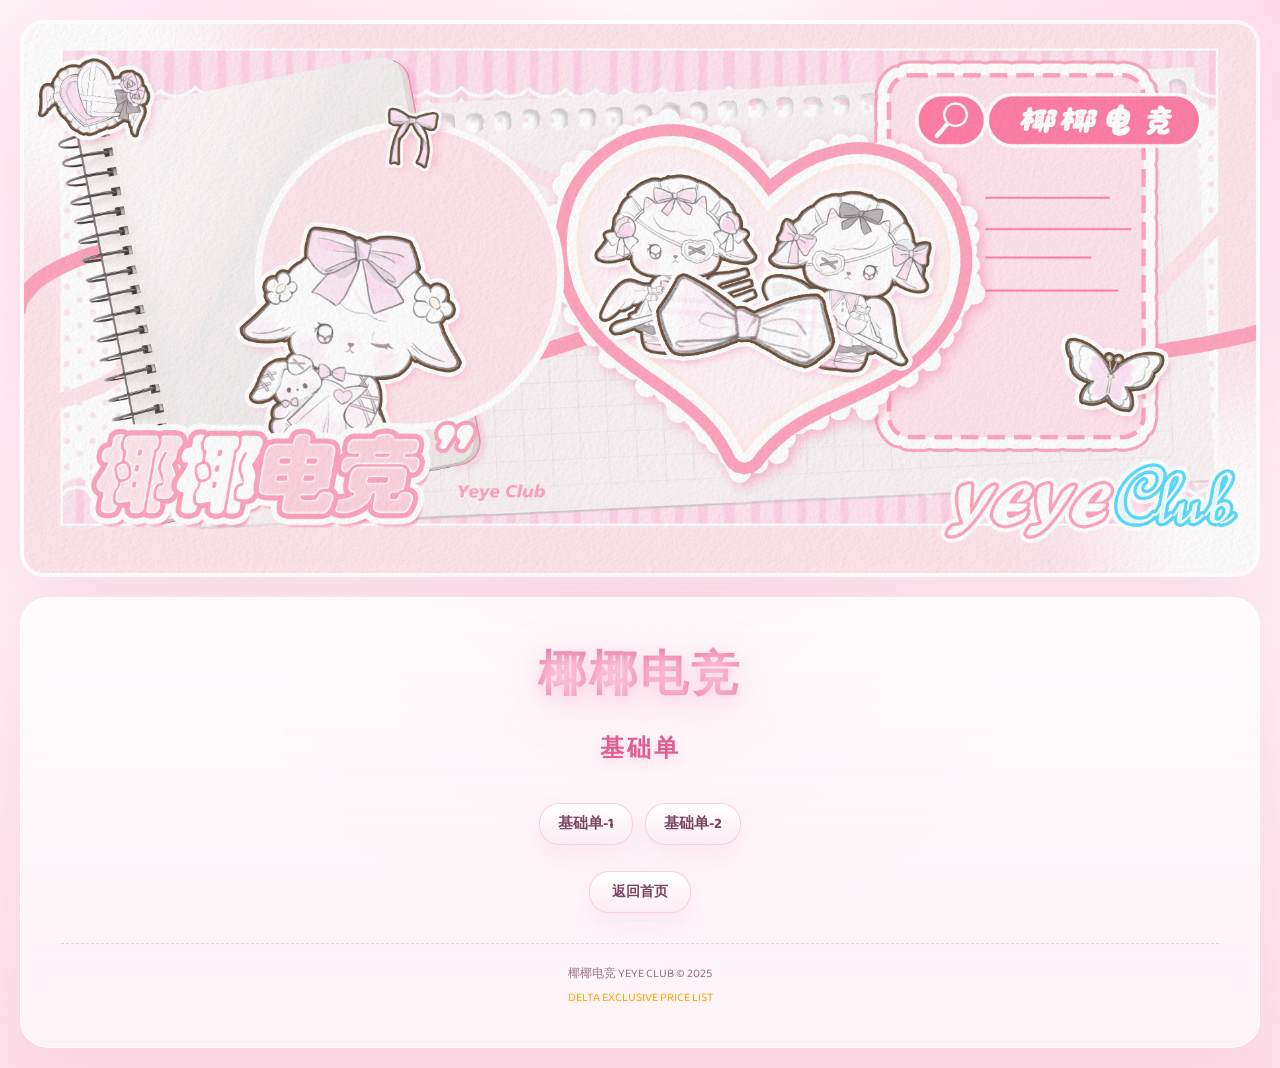
<file: image-list.html>
<!DOCTYPE html>
<html lang="zh-CN">
<head>
    <meta charset="UTF-8">
    <meta name="viewport" content="width=device-width, initial-scale=1.0, maximum-scale=1.0, user-scalable=no">
    <title>椰椰电竞 - 图片菜单</title>
    <link rel="preconnect" href="https://fonts.googleapis.com">
    <link rel="preconnect" href="https://fonts.gstatic.com" crossorigin>
    <link href="https://fonts.googleapis.com/css2?family=Baloo+2:wght@400;500;700;800&display=swap" rel="stylesheet">
    <link rel="stylesheet" href="theme.css">
    <style>
        * {
            margin: 0;
            padding: 0;
            box-sizing: border-box;
        }

        body {
            font-family: "Orbitron", "Microsoft YaHei", Arial, sans-serif;
            background: #0a0e1a;
            min-height: 100vh;
            display: flex;
            flex-direction: column;
            align-items: center;
            padding: 20px;
            position: relative;
            overflow-x: hidden;
        }

        body::before {
            content: '';
            position: fixed;
            inset: 0;
            background:
                radial-gradient(circle at 20% 50%, rgba(0, 255, 255, 0.1) 0%, transparent 50%),
                radial-gradient(circle at 80% 80%, rgba(255, 165, 0, 0.1) 0%, transparent 50%),
                radial-gradient(circle at 40% 20%, rgba(138, 43, 226, 0.08) 0%, transparent 50%);
            z-index: -1;
        }

        .bg-image {
            width: 100%;
            max-width: 1400px;
            height: auto;
            display: block;
            margin: 0 auto 20px;
            border-radius: 10px;
            box-shadow:
                0 0 30px rgba(0, 255, 255, 0.4),
                0 0 60px rgba(138, 43, 226, 0.3),
                0 0 100px rgba(255, 165, 0, 0.2);
            border: 1px solid rgba(0, 255, 255, 0.2);
            position: relative;
            z-index: 2;
        }

        .container {
            background: linear-gradient(145deg, rgba(20, 25, 45, 0.95), rgba(15, 20, 35, 0.98));
            border-radius: 20px;
            padding: 40px;
            box-shadow:
                0 0 60px rgba(0, 255, 255, 0.4),
                0 0 100px rgba(138, 43, 226, 0.3),
                inset 0 0 80px rgba(0, 0, 0, 0.4);
            max-width: 1400px;
            width: 100%;
            border: 2px solid rgba(0, 255, 255, 0.4);
            position: relative;
            z-index: 2;
            backdrop-filter: blur(10px);
        }

        .header {
            text-align: center;
            margin-bottom: 34px;
        }

        .title {
            font-size: 48px;
            font-weight: 900;
            background: linear-gradient(90deg, #00ffff, #8a2be2, #ffa500, #00ffff);
            background-size: 200% auto;
            -webkit-background-clip: text;
            -webkit-text-fill-color: transparent;
            background-clip: text;
            margin-bottom: 15px;
            letter-spacing: 4px;
            filter: drop-shadow(0 0 20px rgba(0, 255, 255, 0.9));
        }

        .subtitle {
            font-size: 24px;
            color: #00ffff;
            font-weight: bold;
            text-shadow:
                0 0 15px rgba(0, 255, 255, 0.9),
                0 0 30px rgba(138, 43, 226, 0.6);
            letter-spacing: 3px;
        }

        .button-list {
            display: flex;
            flex-wrap: wrap;
            justify-content: center;
            gap: 12px;
        }

        .menu-button,
        .back-button {
            min-height: 42px;
            border: 1px solid rgba(0, 255, 255, 0.45);
            border-radius: 8px;
            background: rgba(0, 50, 70, 0.55);
            color: #c0f8ff;
            cursor: pointer;
            font-family: inherit;
            font-weight: 700;
            letter-spacing: 0;
            transition: all 0.25s ease;
            box-shadow: 0 0 14px rgba(0, 255, 255, 0.18);
        }

        .menu-button {
            padding: 0 18px;
            font-size: 15px;
        }

        .back-button {
            margin-top: 26px;
            padding: 0 22px;
            font-size: 14px;
        }

        .menu-button:hover,
        .back-button:hover {
            border-color: rgba(255, 165, 0, 0.9);
            background: rgba(255, 165, 0, 0.15);
            color: #ffa500;
            box-shadow:
                0 0 18px rgba(255, 165, 0, 0.35),
                0 0 30px rgba(138, 43, 226, 0.18);
        }

        .footer {
            text-align: center;
            margin-top: 30px;
            padding-top: 20px;
            border-top: 1px solid rgba(0, 255, 255, 0.3);
            color: #888;
            font-size: 12px;
        }

        .fullscreen-viewer {
            position: fixed;
            inset: 0;
            z-index: 20;
            display: none;
            flex-direction: column;
            padding: 24px;
            background: rgba(0, 0, 0, 0.92);
        }

        .fullscreen-viewer.active {
            display: flex;
        }

        .viewer-toolbar {
            position: sticky;
            top: 0;
            z-index: 1;
            display: flex;
            flex-wrap: wrap;
            justify-content: center;
            gap: 10px;
            width: 100%;
            padding-bottom: 16px;
        }

        .viewer-button {
            min-width: 44px;
            min-height: 40px;
            border: 1px solid rgba(0, 255, 255, 0.45);
            border-radius: 8px;
            background: rgba(0, 50, 70, 0.82);
            color: #c0f8ff;
            cursor: pointer;
            font-family: inherit;
            font-size: 18px;
            font-weight: 700;
            transition: all 0.2s ease;
        }

        .viewer-button:hover {
            border-color: rgba(255, 165, 0, 0.9);
            color: #ffa500;
        }

        .viewer-stage {
            flex: 1;
            width: 100%;
            display: flex;
            align-items: center;
            justify-content: center;
            overflow: auto;
        }

        .fullscreen-viewer img {
            display: block;
            max-width: 100%;
            max-height: 100%;
            width: auto;
            height: auto;
            transform-origin: center center;
            cursor: grab;
        }

        @media (max-width: 768px) {
            .title {
                font-size: 32px;
            }

            .subtitle {
                font-size: 18px;
            }

            .container {
                padding: 25px;
            }

            .menu-button,
            .back-button {
                width: 100%;
            }
        }
    </style>
</head>
<body>
    <img src="微信图片_20260617232637_626_31.jpg" alt="椰椰电竞" class="bg-image">
    <div class="container">
        <div class="header">
            <div class="title">椰椰电竞</div>
            <div class="subtitle" id="pageTitle"></div>
        </div>

        <div class="button-list" id="buttonList"></div>
        <div style="text-align: center;">
            <button class="back-button" type="button" onclick="location.href='index.html'">返回首页</button>
        </div>

        <div class="footer">
            <p>椰椰电竞 YEYE CLUB © 2025</p>
            <p style="margin-top: 5px; color: #ffa500;">DELTA EXCLUSIVE PRICE LIST</p>
        </div>
    </div>

    <div class="fullscreen-viewer" id="fullscreenViewer"></div>

    <script>
        const imageMenus = {
            '基础单': [
                'gameImg/基础单/微信图片_20260601164119.jpg',
                'gameImg/基础单/微信图片_2026060116419.jpg'
            ],
            '女宝娱乐': [
                'gameImg/女宝娱乐/微信图片_20260601164206.jpg',
                'gameImg/女宝娱乐/微信图片_20260601164213.jpg'
            ],
            '趣味单1': [
                'gameImg/趣味单1/微信图片_20260601164450.jpg',
                'gameImg/趣味单1/微信图片_20260601164459.jpg',
                'gameImg/趣味单1/微信图片_20260601164502.jpg',
                'gameImg/趣味单1/微信图片_20260601164505.jpg',
                'gameImg/趣味单1/微信图片_20260601164508.jpg',
                'gameImg/趣味单1/微信图片_20260601164511.jpg',
                'gameImg/趣味单1/微信图片_20260601164514.jpg',
                'gameImg/趣味单1/微信图片_20260730163158_698_31.jpg'
            ],
            '趣味单2': [
                'gameImg/趣味单2/微信图片_20260529114401_529_31.jpg',
                'gameImg/趣味单2/微信图片_20260601164333.jpg',
                'gameImg/趣味单2/微信图片_20260601164340.jpg',
                'gameImg/趣味单2/微信图片_20260601164344.jpg',
                'gameImg/趣味单2/微信图片_20260601164346.jpg',
                'gameImg/趣味单2/微信图片_20260601164349.jpg',
                'gameImg/趣味单2/微信图片_20260601164352.jpg',
                'gameImg/趣味单2/微信图片_20260601164355.jpg',
                'gameImg/趣味单2/微信图片_20260601164434.jpg',
                'gameImg/趣味单2/微信图片_20260601164437.jpg'
            ],
            '趣味单3': [
                'gameImg/趣味单3/微信图片_20260601164223.jpg',
                'gameImg/趣味单3/微信图片_20260601164229.jpg',
                'gameImg/趣味单3/微信图片_20260601164233.jpg',
                'gameImg/趣味单3/微信图片_20260601164235.jpg',
                'gameImg/趣味单3/微信图片_20260601164239.jpg',
                'gameImg/趣味单3/微信图片_20260601164241.jpg',
                'gameImg/趣味单3/微信图片_20260601164244.jpg',
                'gameImg/趣味单3/微信图片_20260601164247.jpg',
                'gameImg/趣味单3/微信图片_20260601164250.jpg',
                'gameImg/趣味单3/微信图片_20260601164252.jpg',
                'gameImg/趣味单3/微信图片_20260601164258.jpg',
                'gameImg/趣味单3/微信图片_20260601164300.jpg',
                'gameImg/趣味单3/微信图片_20260601164304.jpg',
                'gameImg/趣味单3/微信图片_20260601164308.jpg',
                'gameImg/趣味单3/微信图片_20260601164312.jpg',
                'gameImg/趣味单3/微信图片_20260601164315.jpg'
            ]
        };

        const params = new URLSearchParams(location.search);
        const menuName = params.get('menu') || '基础单';
        const images = imageMenus[menuName] || imageMenus['基础单'];
        const buttonListEl = document.getElementById('buttonList');
        const fullscreenViewerEl = document.getElementById('fullscreenViewer');
        let currentScale = 1;

        document.getElementById('pageTitle').textContent = menuName;

        function closeViewer() {
            fullscreenViewerEl.classList.remove('active');
            fullscreenViewerEl.innerHTML = '';
            currentScale = 1;
        }

        function updateImageScale(image) {
            image.style.transform = `scale(${currentScale})`;
        }

        function changeScale(image, amount) {
            currentScale = Math.min(4, Math.max(0.5, Number((currentScale + amount).toFixed(2))));
            updateImageScale(image);
        }

        function openViewer(imagePath, alt) {
            fullscreenViewerEl.innerHTML = '';
            fullscreenViewerEl.classList.add('active');
            currentScale = 1;

            const toolbar = document.createElement('div');
            toolbar.className = 'viewer-toolbar';

            const zoomOutButton = document.createElement('button');
            zoomOutButton.type = 'button';
            zoomOutButton.className = 'viewer-button';
            zoomOutButton.textContent = '-';

            const zoomInButton = document.createElement('button');
            zoomInButton.type = 'button';
            zoomInButton.className = 'viewer-button';
            zoomInButton.textContent = '+';

            const closeButton = document.createElement('button');
            closeButton.type = 'button';
            closeButton.className = 'viewer-button';
            closeButton.textContent = '×';

            const stage = document.createElement('div');
            stage.className = 'viewer-stage';

            const image = document.createElement('img');
            image.src = imagePath;
            image.alt = alt;
            image.title = '使用 + / - 放大缩小';

            zoomOutButton.addEventListener('click', (event) => {
                event.stopPropagation();
                changeScale(image, -0.25);
            });
            zoomInButton.addEventListener('click', (event) => {
                event.stopPropagation();
                changeScale(image, 0.25);
            });
            closeButton.addEventListener('click', (event) => {
                event.stopPropagation();
                closeViewer();
            });
            stage.addEventListener('click', () => {
                changeScale(image, currentScale < 1.75 ? 0.5 : -0.5);
            });
            image.addEventListener('click', (event) => {
                event.stopPropagation();
                changeScale(image, currentScale < 1.75 ? 0.5 : -0.5);
            });

            toolbar.appendChild(zoomOutButton);
            toolbar.appendChild(zoomInButton);
            toolbar.appendChild(closeButton);
            stage.appendChild(image);
            fullscreenViewerEl.appendChild(toolbar);
            fullscreenViewerEl.appendChild(stage);
        }

        images.forEach((imagePath, index) => {
            const button = document.createElement('button');
            button.type = 'button';
            button.className = 'menu-button';
            button.textContent = `${menuName}-${index + 1}`;
            button.addEventListener('click', () => {
                openViewer(imagePath, `${menuName}-${index + 1}`);
            });
            buttonListEl.appendChild(button);
        });

        document.addEventListener('keydown', (event) => {
            if (event.key === 'Escape') {
                closeViewer();
            }
        });
    </script>
</body>
</html>
</file>
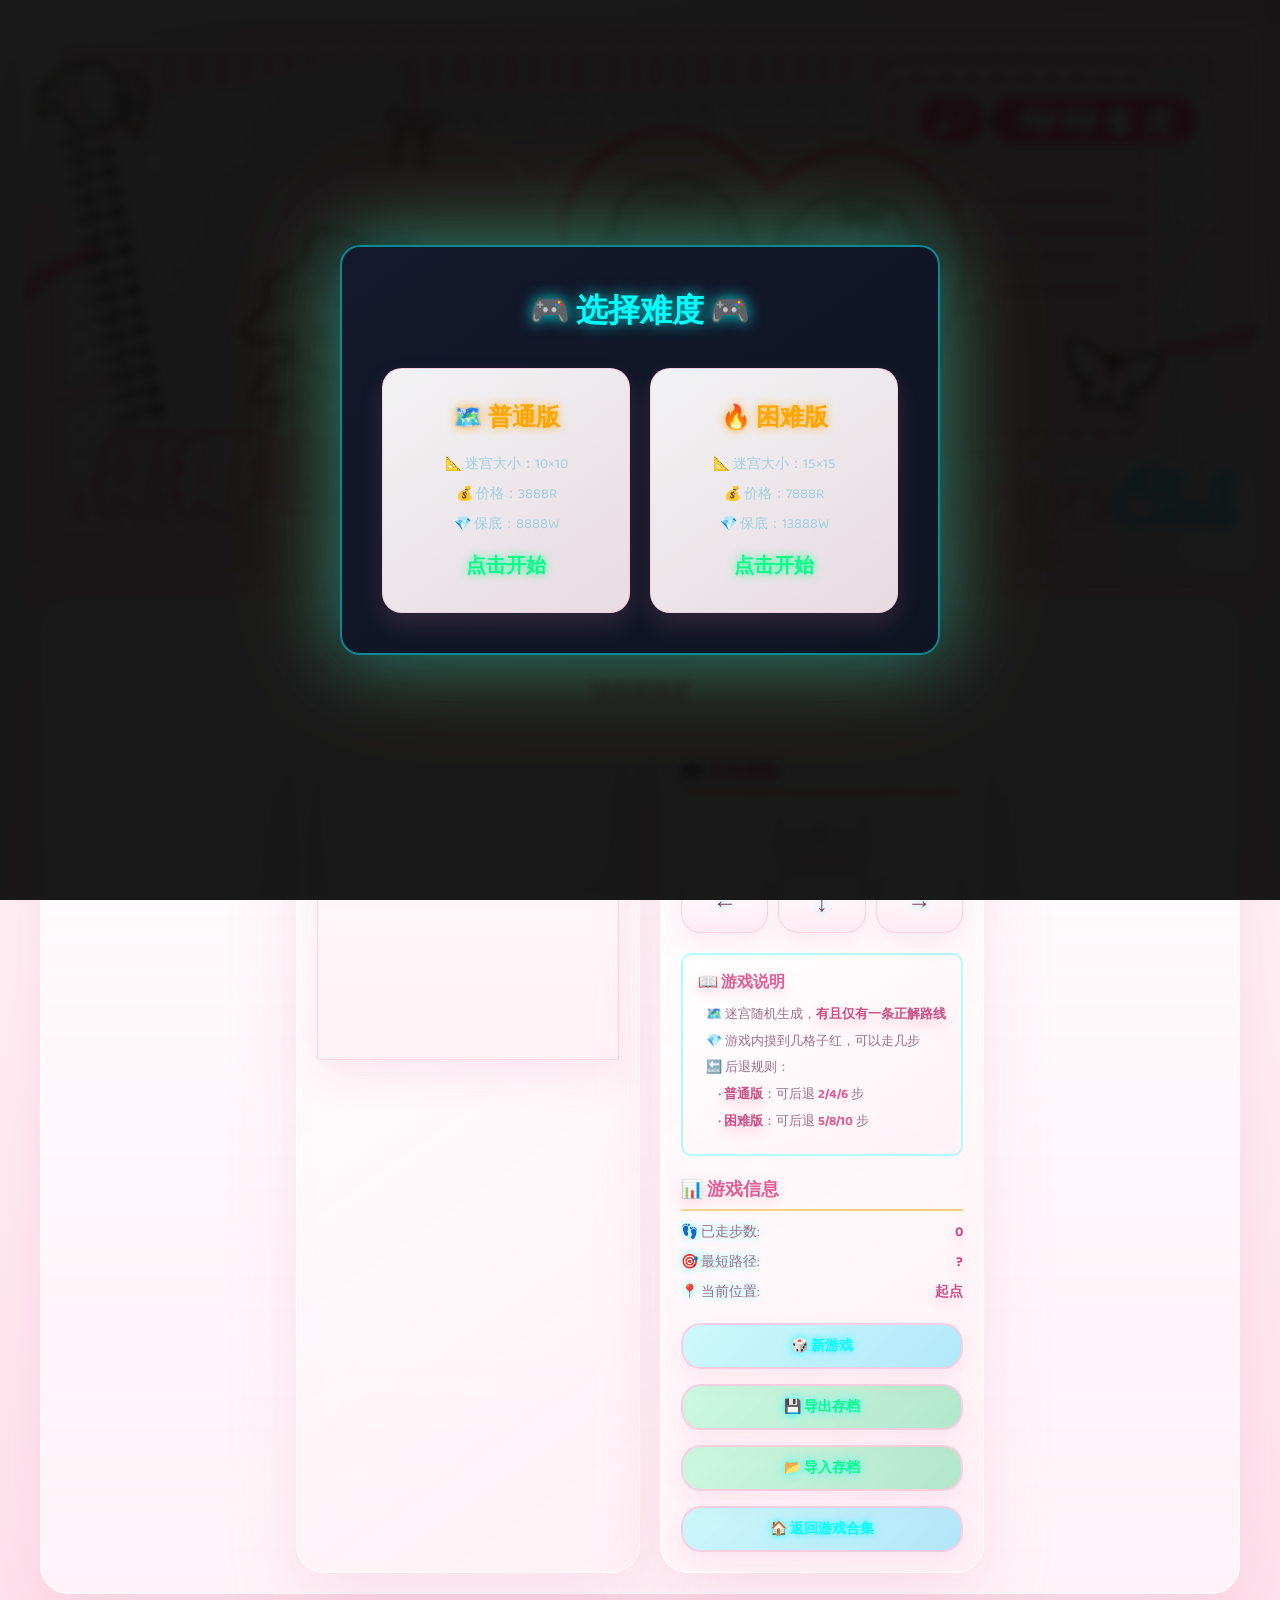
<file: maze.html>
<!DOCTYPE html>
<html lang="zh-CN">
<head>
    <meta charset="UTF-8">
    <meta name="viewport" content="width=device-width, initial-scale=1.0, maximum-scale=1.0, user-scalable=no">
    <title>迷宫游戏 - 椰椰电竞</title>
    <link rel="preconnect" href="https://fonts.googleapis.com">
    <link rel="preconnect" href="https://fonts.gstatic.com" crossorigin>
    <link href="https://fonts.googleapis.com/css2?family=Baloo+2:wght@400;500;700;800&display=swap" rel="stylesheet">
    <link rel="stylesheet" href="theme.css">
    <style>
        * {
            margin: 0;
            padding: 0;
            box-sizing: border-box;
        }

        body {
            font-family: "Orbitron", "Microsoft YaHei", Arial, sans-serif;
            background: linear-gradient(135deg, #0a0e1a 0%, #1a1f35 50%, #0f1420 100%);
            min-height: 100vh;
            display: flex;
            flex-direction: column;
            align-items: center;
            padding: 20px;
            color: #fff;
            position: relative;
            overflow-x: hidden;
        }

        .bg-image {
            width: 100%;
            max-width: 1400px;
            height: auto;
            display: block;
            margin: 0 auto 20px;
            border-radius: 10px;
            box-shadow: 0 0 30px rgba(0, 255, 255, 0.3);
        }

        .container {
            max-width: 1200px;
            width: 100%;
        }

        .header {
            text-align: center;
            margin-bottom: 30px;
        }

        .title {
            font-size: 42px;
            font-weight: 900;
            background: linear-gradient(90deg, #00ffff, #00d4ff, #ffa500, #00ffff);
            background-size: 200% auto;
            -webkit-background-clip: text;
            -webkit-text-fill-color: transparent;
            background-clip: text;
            margin-bottom: 10px;
            animation: titleGlow 3s ease-in-out infinite;
            filter: drop-shadow(0 0 10px rgba(0, 255, 255, 0.8));
        }

        @keyframes titleGlow {
            0%, 100% {
                filter: drop-shadow(0 0 10px rgba(0, 255, 255, 0.8)) brightness(1);
            }
            50% {
                filter: drop-shadow(0 0 20px rgba(0, 255, 255, 1)) brightness(1.2);
            }
        }

        .subtitle {
            font-size: 20px;
            color: #00ffff;
            font-weight: bold;
            margin-bottom: 5px;
            text-shadow: 0 0 10px rgba(0, 255, 255, 0.8);
        }

        .game-area {
            display: flex;
            gap: 20px;
            flex-wrap: wrap;
            justify-content: center;
            margin-bottom: 20px;
        }

        .maze-container {
            background: linear-gradient(145deg, rgba(10, 15, 30, 0.8), rgba(5, 10, 20, 0.9));
            border: 2px solid rgba(0, 255, 255, 0.5);
            border-radius: 15px;
            padding: 20px;
            box-shadow: 
                0 0 30px rgba(0, 255, 255, 0.2),
                inset 0 0 50px rgba(0, 0, 0, 0.5);
        }

        .maze-canvas {
            display: block;
            background: #111;
            border: 1px solid rgba(0, 255, 255, 0.3);
            box-shadow: 0 0 15px rgba(0, 255, 255, 0.4);
        }

        .preview-container {
            margin-top: 20px;
            padding-top: 20px;
            border-top: 2px solid rgba(0, 255, 255, 0.3);
        }

        .preview-title {
            font-size: 16px;
            color: #ffa500;
            font-weight: bold;
            text-align: center;
            margin-bottom: 10px;
            text-shadow: 0 0 10px rgba(255, 165, 0, 0.8);
        }

        .preview-canvas {
            display: block;
            background: #0a0a0a;
            border: 1px solid rgba(0, 255, 255, 0.2);
            box-shadow: 0 0 10px rgba(0, 255, 255, 0.2);
            opacity: 0.8;
        }

        .control-panel {
            background: linear-gradient(145deg, rgba(0, 60, 80, 0.3), rgba(0, 40, 60, 0.4));
            border: 2px solid rgba(0, 255, 255, 0.5);
            border-radius: 15px;
            padding: 20px;
            box-shadow: 
                0 0 25px rgba(0, 255, 255, 0.2),
                inset 0 0 30px rgba(0, 0, 0, 0.3);
            min-width: 280px;
        }

        .info-section {
            margin-bottom: 20px;
        }

        .info-title {
            font-size: 18px;
            color: #ffa500;
            font-weight: bold;
            margin-bottom: 10px;
            border-bottom: 2px solid rgba(255, 165, 0, 0.5);
            padding-bottom: 5px;
            text-shadow: 0 0 10px rgba(255, 165, 0, 0.8);
        }

        .info-item {
            display: flex;
            justify-content: space-between;
            margin: 8px 0;
            font-size: 14px;
        }

        .info-label {
            color: #00ffff;
            text-shadow: 0 0 8px rgba(0, 255, 255, 0.6);
        }

        .info-value {
            color: #ffa500;
            font-weight: bold;
            text-shadow: 0 0 10px rgba(255, 165, 0, 0.8);
        }

        .game-rules {
            background: linear-gradient(145deg, rgba(0, 40, 60, 0.3), rgba(0, 30, 50, 0.4));
            border: 2px solid rgba(0, 255, 255, 0.3);
            border-radius: 10px;
            padding: 15px;
            margin-bottom: 20px;
        }

        .rules-title {
            font-size: 16px;
            color: #ffa500;
            font-weight: bold;
            margin-bottom: 10px;
            text-shadow: 0 0 10px rgba(255, 165, 0, 0.8);
        }

        .rule-item {
            font-size: 13px;
            color: #a0d0e0;
            line-height: 1.6;
            margin: 6px 0;
            padding-left: 8px;
        }

        .rule-highlight {
            color: #00ff88;
            font-weight: bold;
            text-shadow: 0 0 8px rgba(0, 255, 136, 0.6);
        }

        .rule-warning {
            color: #ff6b6b;
            font-weight: bold;
        }

        .controls {
            display: flex;
            flex-direction: column;
            gap: 15px;
        }

        .direction-pad {
            display: grid;
            grid-template-columns: repeat(3, 1fr);
            gap: 10px;
            margin: 10px 0;
        }

        .control-btn {
            background: linear-gradient(135deg, rgba(0, 255, 255, 0.2), rgba(0, 200, 255, 0.3));
            border: 2px solid #00ffff;
            color: #00ffff;
            font-size: 24px;
            font-weight: bold;
            padding: 15px;
            border-radius: 10px;
            cursor: pointer;
            transition: all 0.3s;
            box-shadow: 0 0 20px rgba(0, 255, 255, 0.3);
            text-shadow: 0 0 10px rgba(0, 255, 255, 0.8);
            touch-action: manipulation;
            -webkit-tap-highlight-color: transparent;
        }

        .control-btn:hover:not(:disabled) {
            transform: translateY(-3px);
            box-shadow: 0 5px 30px rgba(0, 255, 255, 0.6);
            border-color: #ffa500;
            color: #ffa500;
        }

        .control-btn:active:not(:disabled) {
            transform: translateY(-1px);
        }

        .control-btn:disabled {
            opacity: 0.3;
            cursor: not-allowed;
        }

        .action-btn {
            background: linear-gradient(135deg, rgba(0, 255, 255, 0.2), rgba(0, 200, 255, 0.3));
            border: 2px solid #00ffff;
            color: #00ffff;
            font-size: 14px;
            font-weight: bold;
            padding: 12px 25px;
            border-radius: 10px;
            cursor: pointer;
            transition: all 0.3s;
            box-shadow: 0 0 20px rgba(0, 255, 255, 0.3);
            text-shadow: 0 0 10px rgba(0, 255, 255, 0.8);
        }

        .action-btn:hover {
            transform: translateY(-3px);
            box-shadow: 0 5px 30px rgba(0, 255, 255, 0.6);
            border-color: #ffa500;
            color: #ffa500;
        }

        .action-btn.success {
            background: linear-gradient(135deg, rgba(0, 255, 136, 0.2), rgba(0, 200, 100, 0.3));
            border-color: #00ff88;
            color: #00ff88;
        }

        .message {
            position: fixed;
            top: 50%;
            left: 50%;
            transform: translate(-50%, -50%);
            background: linear-gradient(145deg, rgba(20, 25, 45, 0.98), rgba(15, 20, 35, 1));
            border: 2px solid rgba(0, 255, 255, 0.5);
            border-radius: 15px;
            padding: 30px;
            box-shadow: 
                0 0 60px rgba(0, 255, 255, 0.3),
                0 0 100px rgba(255, 165, 0, 0.2);
            z-index: 2000;
            text-align: center;
            display: none;
        }

        .message.show {
            display: block;
            animation: messageAppear 0.3s ease-out;
        }

        @keyframes messageAppear {
            from {
                transform: translate(-50%, -50%) scale(0.8);
                opacity: 0;
            }
            to {
                transform: translate(-50%, -50%) scale(1);
                opacity: 1;
            }
        }

        .message-title {
            font-size: 32px;
            color: #00ffff;
            font-weight: bold;
            margin-bottom: 15px;
            text-shadow: 0 0 10px rgba(0, 255, 255, 0.8);
        }

        .message-text {
            font-size: 18px;
            color: #a0d0e0;
            margin-bottom: 20px;
        }

        .difficulty-modal {
            position: fixed;
            top: 0;
            left: 0;
            width: 100%;
            height: 100%;
            background: rgba(0, 0, 0, 0.9);
            backdrop-filter: blur(5px);
            display: flex;
            justify-content: center;
            align-items: center;
            z-index: 3000;
        }

        .difficulty-modal.hidden {
            display: none;
        }

        .difficulty-content {
            background: linear-gradient(145deg, rgba(20, 25, 45, 0.98), rgba(15, 20, 35, 1));
            border: 2px solid rgba(0, 255, 255, 0.5);
            border-radius: 20px;
            padding: 40px;
            box-shadow: 
                0 0 80px rgba(0, 255, 255, 0.4),
                0 0 120px rgba(255, 165, 0, 0.2);
            max-width: 600px;
            width: 90%;
        }

        .difficulty-title {
            font-size: 32px;
            color: #00ffff;
            font-weight: bold;
            text-align: center;
            margin-bottom: 30px;
            text-shadow: 0 0 15px rgba(0, 255, 255, 0.8);
        }

        .difficulty-options {
            display: flex;
            gap: 20px;
            flex-wrap: wrap;
            justify-content: center;
        }

        .difficulty-card {
            background: linear-gradient(145deg, rgba(0, 60, 80, 0.4), rgba(0, 40, 60, 0.5));
            border: 2px solid rgba(0, 255, 255, 0.5);
            border-radius: 15px;
            padding: 30px 25px;
            cursor: pointer;
            transition: all 0.3s;
            box-shadow: 0 0 25px rgba(0, 255, 255, 0.2);
            flex: 1;
            min-width: 220px;
            text-align: center;
        }

        .difficulty-card:hover {
            transform: translateY(-5px);
            box-shadow: 0 5px 40px rgba(0, 255, 255, 0.6);
            border-color: #ffa500;
        }

        .difficulty-card-title {
            font-size: 24px;
            color: #ffa500;
            font-weight: bold;
            margin-bottom: 15px;
            text-shadow: 0 0 10px rgba(255, 165, 0, 0.8);
        }

        .difficulty-card-info {
            font-size: 14px;
            color: #a0d0e0;
            margin: 8px 0;
        }

        .difficulty-card-price {
            font-size: 20px;
            color: #00ff88;
            font-weight: bold;
            margin-top: 15px;
            text-shadow: 0 0 10px rgba(0, 255, 136, 0.8);
        }

        @media (max-width: 1024px) {
            .bg-image {
                max-width: 100%;
            }
        }

        @media (max-width: 768px) {
            .bg-image {
                margin-bottom: 15px;
                border-radius: 5px;
            }

            .title {
                font-size: 32px;
            }

            .game-area {
                flex-direction: column;
            }

            .maze-canvas {
                max-width: 100%;
            }

            .control-panel {
                width: 100%;
            }

            .game-rules {
                padding: 12px;
            }

            .rules-title {
                font-size: 14px;
            }

            .rule-item {
                font-size: 12px;
            }
        }
    </style>
</head>
<body>
    <!-- 难度选择模态框 -->
    <div class="difficulty-modal" id="difficultyModal">
        <div class="difficulty-content">
            <div class="difficulty-title">🎮 选择难度 🎮</div>
            <div class="difficulty-options">
                <div class="difficulty-card" onclick="selectDifficulty('normal')">
                    <div class="difficulty-card-title">🗺️ 普通版</div>
                    <div class="difficulty-card-info">📐 迷宫大小：10×10</div>
                    <div class="difficulty-card-info">💰 价格：3888R</div>
                    <div class="difficulty-card-info">💎 保底：8888W</div>
                    <div class="difficulty-card-price">点击开始</div>
                </div>
                <div class="difficulty-card" onclick="selectDifficulty('hard')">
                    <div class="difficulty-card-title">🔥 困难版</div>
                    <div class="difficulty-card-info">📐 迷宫大小：15×15</div>
                    <div class="difficulty-card-info">💰 价格：7888R</div>
                    <div class="difficulty-card-info">💎 保底：13888W</div>
                    <div class="difficulty-card-price">点击开始</div>
                </div>
            </div>
        </div>
    </div>

    <img src="微信图片_20260617232637_626_31.jpg" alt="椰椰电竞" class="bg-image">

    <div class="container">
        <div class="header">
            <div class="title">迷宫游戏</div>
            <div class="subtitle" id="subtitle">请选择难度</div>
        </div>

        <div class="game-area">
            <div class="maze-container">
                <canvas id="mazeCanvas" class="maze-canvas" width="300" height="300"></canvas>
                <div class="preview-container" id="previewContainer" style="display: none;">
                    <div class="preview-title">🗺️ 完整迷宫地图</div>
                    <canvas id="previewCanvas" class="preview-canvas" width="300" height="300"></canvas>
                </div>
            </div>

            <div class="control-panel">
                <div class="info-section">
                    <div class="info-title">🎮 方向控制</div>
                    <div class="direction-pad">
                        <div></div>
                        <button class="control-btn" id="btnUp" onclick="move('up')">↑</button>
                        <div></div>
                        <button class="control-btn" id="btnLeft" onclick="move('left')">←</button>
                        <button class="control-btn" id="btnDown" onclick="move('down')">↓</button>
                        <button class="control-btn" id="btnRight" onclick="move('right')">→</button>
                    </div>
                </div>
                <div class="game-rules">
                    <div class="rules-title">📖 游戏说明</div>
                    <div class="rule-item">🗺️ 迷宫随机生成，<span class="rule-highlight">有且仅有一条正解路线</span></div>
                    <div class="rule-item">💎 游戏内摸到几格子红，可以走几步</div>
                    <div class="rule-item">🔙 后退规则：</div>
                    <div class="rule-item" style="padding-left: 20px;">
                        • <span class="rule-highlight">普通版</span>：可后退 <span class="rule-warning">2/4/6</span> 步
                    </div>
                    <div class="rule-item" style="padding-left: 20px;">
                        • <span class="rule-highlight">困难版</span>：可后退 <span class="rule-warning">5/8/10</span> 步
                    </div>
                </div>
                <div class="info-section">
                    <div class="info-title">📊 游戏信息</div>
                    <div class="info-item">
                        <span class="info-label">👣 已走步数:</span>
                        <span class="info-value" id="steps">0</span>
                    </div>
                    <div class="info-item">
                        <span class="info-label">🎯 最短路径:</span>
                        <span class="info-value" id="shortestPath">?</span>
                    </div>
                    <div class="info-item">
                        <span class="info-label">📍 当前位置:</span>
                        <span class="info-value" id="position">起点</span>
                    </div>
                </div>

                <div class="controls">
                    <button class="action-btn" onclick="newGame()">🎲 新游戏</button>
                    <button class="action-btn success" onclick="exportGame()">💾 导出存档</button>
                    <button class="action-btn success" onclick="importGame()">📂 导入存档</button>
                    <button class="action-btn" onclick="location.href='games.html'">🏠 返回游戏合集</button>
                </div>
            </div>
        </div>
    </div>

    <div class="message" id="message">
        <div class="message-title" id="messageTitle"></div>
        <div class="message-text" id="messageText"></div>
        <button class="action-btn" onclick="hideMessage()">确定</button>
    </div>

    <script>
        // 难度配置
        const DIFFICULTY_CONFIG = {
            normal: {
                name: '普通版',
                size: 10,
                price: '3888R',
                guarantee: '8888W',
                targetSteps: { min: 18, max: 25 },
                deadEnds: { min: 4, max: 6 },
                deadEndLength: { min: 2, max: 6 },
                excludeLastSteps: 5,
                retreatSteps: [2, 4, 6]  // 可后退步数选项
            },
            hard: {
                name: '困难版',
                size: 15,
                price: '7888R',
                guarantee: '13888W',
                targetSteps: { min: 45, max: 55 },
                deadEnds: { min: 8, max: 12 },
                deadEndLength: { min: 5, max: 10 },
                excludeLastSteps: 2,
                retreatSteps: [5, 8, 10]  // 可后退步数选项
            }
        };

        let MAZE_SIZE = 10;
        let CELL_SIZE = 30;
        const canvas = document.getElementById('mazeCanvas');
        const ctx = canvas.getContext('2d');
        const previewCanvas = document.getElementById('previewCanvas');
        const previewCtx = previewCanvas.getContext('2d');

        let currentDifficulty = null;
        let maze = [];
        let playerPos = { x: 0, y: 0 };
        let exitPos = { x: MAZE_SIZE - 1, y: MAZE_SIZE - 1 };
        let explored = [];
        let visitedCells = new Set(); // 记录已走过的格子（用于步数统计）
        let moveHistory = [];
        let steps = 0;
        let shortestPathLength = 0;
        let correctPath = []; // 存储正确路径
        let gameEnded = false;

        // 选择难度
        function selectDifficulty(difficulty) {
            currentDifficulty = difficulty;
            const config = DIFFICULTY_CONFIG[difficulty];
            
            // 更新迷宫大小
            MAZE_SIZE = config.size;
            exitPos = { x: MAZE_SIZE - 1, y: MAZE_SIZE - 1 };
            
            // 根据迷宫大小调整格子大小（保持画布大小为300x300）
            CELL_SIZE = Math.floor(300 / MAZE_SIZE);
            
            // 更新副标题
            document.getElementById('subtitle').textContent = 
                `${config.name} ${config.size}×${config.size} - 价格${config.price} 保底${config.guarantee}`;
            
            // 隐藏难度选择模态框
            document.getElementById('difficultyModal').classList.add('hidden');
            
            // 生成迷宫
            generateMaze();
        }

        // 检查某个位置是否可以安全地添加为路径（确保不会与其他路径相邻）
        function canPlacePath(x, y, fromX, fromY) {
            // 检查目标位置是否在边界内且是墙
            if (x < 0 || x >= MAZE_SIZE || y < 0 || y >= MAZE_SIZE || maze[y][x] === 0) {
                return false;
            }
            
            // 检查四个方向的邻居（上下左右）
            const directions = [
                {dx: 0, dy: -1}, // 上
                {dx: 1, dy: 0},  // 右
                {dx: 0, dy: 1},  // 下
                {dx: -1, dy: 0}  // 左
            ];
            
            let pathCount = 0;
            for (let dir of directions) {
                const nx = x + dir.dx;
                const ny = y + dir.dy;
                
                // 检查是否越界
                if (nx < 0 || nx >= MAZE_SIZE || ny < 0 || ny >= MAZE_SIZE) continue;
                
                // 如果相邻位置是路径
                if (maze[ny][nx] === 0) {
                    // 如果是来源位置，这是允许的
                    if (nx === fromX && ny === fromY) {
                        pathCount++;
                    } else {
                        // 如果不是来源位置，则有其他路径相邻，无效
                        return false;
                    }
                }
            }
            
            // 必须恰好有一个相邻路径（来源位置），否则无效
            return pathCount === 1;
        }

        // BFS计算最短路径
        function findShortestPath() {
            const queue = [{x: 0, y: 0, dist: 0}];
            const visited = Array(MAZE_SIZE).fill(null).map(() => Array(MAZE_SIZE).fill(false));
            visited[0][0] = true;
            
            const directions = [
                { dx: 0, dy: -1 },
                { dx: 1, dy: 0 },
                { dx: 0, dy: 1 },
                { dx: -1, dy: 0 }
            ];
            
            while (queue.length > 0) {
                const curr = queue.shift();
                
                if (curr.x === MAZE_SIZE - 1 && curr.y === MAZE_SIZE - 1) {
                    return curr.dist;
                }
                
                for (let dir of directions) {
                    const newX = curr.x + dir.dx;
                    const newY = curr.y + dir.dy;
                    
                    if (newX >= 0 && newX < MAZE_SIZE && newY >= 0 && newY < MAZE_SIZE &&
                        !visited[newY][newX] && maze[newY][newX] === 0) {
                        visited[newY][newX] = true;
                        queue.push({x: newX, y: newY, dist: curr.dist + 1});
                    }
                }
            }
            return -1;
        }

        // 迷宫生成 - 创建唯一正确路径 + 3-5个死胡同（路径之间有墙隔开）
        function generateMaze() {
            let attempts = 0;
            let pathLength = 0;
            
            // 重复生成直到满足路径长度要求
            while (attempts < 100) {
                // 初始化迷宫，全部为墙
                maze = Array(MAZE_SIZE).fill(null).map(() => Array(MAZE_SIZE).fill(1));
                explored = Array(MAZE_SIZE).fill(null).map(() => Array(MAZE_SIZE).fill(false));
                correctPath = [];
                
                // 生成唯一正确路径（使用DFS随机游走，可以向任意方向）
                let x = 0, y = 0;
                correctPath.push({x, y});
                maze[y][x] = 0;
                
                // 使用深度优先搜索生成曲折路径
                const config = DIFFICULTY_CONFIG[currentDifficulty] || DIFFICULTY_CONFIG.normal;
                const targetSteps = config.targetSteps.min + Math.floor(Math.random() * (config.targetSteps.max - config.targetSteps.min + 1));
                let stepCount = 0;
                let attempts = 0;
                const maxAttempts = 1000;
                
                while (stepCount < targetSteps && attempts < maxAttempts) {
                    attempts++;
                    const possibleMoves = [];
                    
                    // 四个方向都可以尝试（上下左右）
                    const directions = [
                        {dx: 0, dy: -1, name: 'up'},    // 上
                        {dx: 1, dy: 0, name: 'right'},  // 右
                        {dx: 0, dy: 1, name: 'down'},   // 下
                        {dx: -1, dy: 0, name: 'left'}   // 左
                    ];
                    
                    for (let dir of directions) {
                        const nx = x + dir.dx;
                        const ny = y + dir.dy;
                        
                        // 检查边界
                        if (nx < 0 || nx >= MAZE_SIZE || ny < 0 || ny >= MAZE_SIZE) continue;
                        
                        // 如果这个格子已经是路径了，跳过
                        if (maze[ny][nx] === 0) continue;
                        
                        // 检查是否会与已有路径相邻（除了来的方向）
                        let isValid = true;
                        
                        // 检查四周是否有其他路径（除了当前位置）
                        const checkDirs = [
                            {dx: 0, dy: -1}, {dx: 1, dy: 0}, 
                            {dx: 0, dy: 1}, {dx: -1, dy: 0}
                        ];
                        
                        for (let check of checkDirs) {
                            const cx = nx + check.dx;
                            const cy = ny + check.dy;
                            
                            // 跳过当前位置
                            if (cx === x && cy === y) continue;
                            
                            // 检查是否越界
                            if (cx < 0 || cx >= MAZE_SIZE || cy < 0 || cy >= MAZE_SIZE) continue;
                            
                            // 如果周围有路径，则无效
                            if (maze[cy][cx] === 0) {
                                isValid = false;
                                break;
                            }
                        }
                        
                        if (isValid) {
                            possibleMoves.push({dx: dir.dx, dy: dir.dy});
                        }
                    }
                    
                    if (possibleMoves.length > 0) {
                        // 优先选择靠近终点的方向，但保留随机性
                        const towardsEnd = [];
                        const others = [];
                        
                        for (let move of possibleMoves) {
                            const nx = x + move.dx;
                            const ny = y + move.dy;
                            const distToEnd = Math.abs(nx - (MAZE_SIZE - 1)) + Math.abs(ny - (MAZE_SIZE - 1));
                            const currentDist = Math.abs(x - (MAZE_SIZE - 1)) + Math.abs(y - (MAZE_SIZE - 1));
                            
                            if (distToEnd < currentDist) {
                                towardsEnd.push(move);
                            } else {
                                others.push(move);
                            }
                        }
                        
                        // 70%概率选择靠近终点的方向，30%选择其他方向（增加曲折）
                        let selectedMove;
                        if (towardsEnd.length > 0 && Math.random() < 0.7) {
                            selectedMove = towardsEnd[Math.floor(Math.random() * towardsEnd.length)];
                        } else if (others.length > 0) {
                            selectedMove = others[Math.floor(Math.random() * others.length)];
                        } else if (towardsEnd.length > 0) {
                            selectedMove = towardsEnd[Math.floor(Math.random() * towardsEnd.length)];
                        } else {
                            selectedMove = possibleMoves[Math.floor(Math.random() * possibleMoves.length)];
                        }
                        
                        x += selectedMove.dx;
                        y += selectedMove.dy;
                        correctPath.push({x, y});
                        maze[y][x] = 0;
                        stepCount++;
                        attempts = 0; // 重置尝试计数
                    }
                }
                
                // 确保连接到终点（使用最短路径）
                while (x !== MAZE_SIZE - 1 || y !== MAZE_SIZE - 1) {
                    let moved = false;
                    
                    // 尝试向右移动
                    if (x < MAZE_SIZE - 1 && maze[y][x + 1] !== 0) {
                        x++;
                        correctPath.push({x, y});
                        maze[y][x] = 0;
                        moved = true;
                    }
                    // 尝试向下移动
                    else if (y < MAZE_SIZE - 1 && maze[y + 1][x] !== 0) {
                        y++;
                        correctPath.push({x, y});
                        maze[y][x] = 0;
                        moved = true;
                    }
                    // 如果右和下都不行，尝试其他方向
                    else {
                        const dirs = [{dx:0,dy:-1}, {dx:1,dy:0}, {dx:0,dy:1}, {dx:-1,dy:0}];
                        for (let dir of dirs) {
                            const nx = x + dir.dx;
                            const ny = y + dir.dy;
                            if (nx >= 0 && nx < MAZE_SIZE && ny >= 0 && ny < MAZE_SIZE && maze[ny][nx] !== 0) {
                                x = nx;
                                y = ny;
                                correctPath.push({x, y});
                                maze[y][x] = 0;
                                moved = true;
                                break;
                            }
                        }
                    }
                    
                    if (!moved) break; // 无法继续，退出
                }
                
                // 添加死胡同（数量和长度根据难度配置）
                const targetDeadEnds = config.deadEnds.min + Math.floor(Math.random() * (config.deadEnds.max - config.deadEnds.min + 1));
                const deadEndPaths = []; // 存储所有死胡同路径点，用于后续分支
                let successfulDeadEnds = 0;
                let totalAttempts = 0;
                const maxDeadEndAttempts = targetDeadEnds * 10; // 最多尝试次数
                
                while (successfulDeadEnds < targetDeadEnds && totalAttempts < maxDeadEndAttempts) {
                    totalAttempts++;
                    
                    // 从正确路径中随机选择一个点作为死胡同的起点
                    // 排除终点和正确路径的最后N个点（困难版排除更少，增加迷惑性）
                    const excludeLastSteps = Math.min(config.excludeLastSteps, correctPath.length - 1);
                    const availablePoints = correctPath.slice(0, correctPath.length - excludeLastSteps);
                    
                    if (availablePoints.length === 0) break;
                    
                    const startPoint = availablePoints[Math.floor(Math.random() * availablePoints.length)];
                    
                    // 从这个点延伸死胡同（困难版延伸更长）
                    const deadEndSteps = config.deadEndLength.min + Math.floor(Math.random() * (config.deadEndLength.max - config.deadEndLength.min + 1));
                    let dx = startPoint.x;
                    let dy = startPoint.y;
                    const currentDeadEnd = [];
                    
                    for (let step = 0; step < deadEndSteps; step++) {
                        const directions = [];
                        
                        // 检查四个方向，使用严格的验证函数
                        const checkDirs = [
                            {ddx: -1, ddy: 0}, // 左
                            {ddx: 1, ddy: 0},  // 右
                            {ddx: 0, ddy: -1}, // 上
                            {ddx: 0, ddy: 1}   // 下
                        ];
                        
                        for (let dir of checkDirs) {
                            const newX = dx + dir.ddx;
                            const newY = dy + dir.ddy;
                            
                            if (canPlacePath(newX, newY, dx, dy)) {
                                directions.push(dir);
                            }
                        }
                        
                        if (directions.length > 0) {
                            const dir = directions[Math.floor(Math.random() * directions.length)];
                            dx += dir.ddx;
                            dy += dir.ddy;
                            maze[dy][dx] = 0;
                            currentDeadEnd.push({x: dx, y: dy});
                        } else {
                            break; // 无法继续延伸
                        }
                    }
                    
                    // 只保存至少有1格的死胡同
                    if (currentDeadEnd.length >= 1) {
                        deadEndPaths.push(currentDeadEnd);
                        successfulDeadEnds++;
                    }
                }
                
                // 困难版：在死胡同上添加分支死胡同（增强迷惑性）
                if (currentDifficulty === 'hard' && deadEndPaths.length > 0) {
                    const branchCount = Math.floor(deadEndPaths.length / 3); // 三分之一的死胡同会有分支
                    for (let b = 0; b < branchCount; b++) {
                        const randomDeadEnd = deadEndPaths[Math.floor(Math.random() * deadEndPaths.length)];
                        if (randomDeadEnd.length < 4) continue; // 太短的死胡同不分支
                        
                        // 只从死胡同的末端（最后一个点）延伸分支，避免路径相邻问题
                        const branchPoint = randomDeadEnd[randomDeadEnd.length - 1];
                        const branchLength = 2 + Math.floor(Math.random() * 3); // 2-4步，避免过长
                        
                        let bx = branchPoint.x;
                        let by = branchPoint.y;
                        
                        for (let step = 0; step < branchLength; step++) {
                            const directions = [];
                            
                            // 检查四个方向，使用严格的验证函数
                            const checkDirs = [
                                {ddx: -1, ddy: 0}, // 左
                                {ddx: 1, ddy: 0},  // 右
                                {ddx: 0, ddy: -1}, // 上
                                {ddx: 0, ddy: 1}   // 下
                            ];
                            
                            for (let dir of checkDirs) {
                                const newX = bx + dir.ddx;
                                const newY = by + dir.ddy;
                                
                                if (canPlacePath(newX, newY, bx, by)) {
                                    directions.push(dir);
                                }
                            }
                            
                            if (directions.length > 0) {
                                const dir = directions[Math.floor(Math.random() * directions.length)];
                                bx += dir.ddx;
                                by += dir.ddy;
                                maze[by][bx] = 0;
                            } else {
                                break;
                            }
                        }
                    }
                }
                
                // 验证最短路径长度
                pathLength = findShortestPath();
                const minPath = config.targetSteps.min + 4;
                const maxPath = config.targetSteps.max + 1;
                
                if (pathLength >= minPath && pathLength <= maxPath) {
                    break; // 找到符合要求的迷宫
                }
                
                attempts++;
            }
            
            shortestPathLength = pathLength;
            
            // 初始化玩家位置
            playerPos = { x: 0, y: 0 };
            
            // 初始探索玩家周围3x3范围
            for (let dy = -1; dy <= 1; dy++) {
                for (let dx = -1; dx <= 1; dx++) {
                    const exploreX = 0 + dx;
                    const exploreY = 0 + dy;
                    if (exploreX >= 0 && exploreX < MAZE_SIZE && exploreY >= 0 && exploreY < MAZE_SIZE) {
                        explored[exploreY][exploreX] = true;
                    }
                }
            }
            
            visitedCells.clear();
            visitedCells.add('0,0');
            moveHistory = [{ x: 0, y: 0 }];
            steps = 1; // 起点算1步
            
            updateInfo();
            drawMaze();
        }

        // 绘制迷宫
        function drawMaze() {
            ctx.clearRect(0, 0, canvas.width, canvas.height);
            
            // 绘制迷宫格子
            for (let y = 0; y < MAZE_SIZE; y++) {
                for (let x = 0; x < MAZE_SIZE; x++) {
                    const px = x * CELL_SIZE;
                    const py = y * CELL_SIZE;
                    
                    if (explored[y][x]) {
                        // 已探索区域
                        if (maze[y][x] === 1) {
                            // 墙壁 - 深蓝色
                            ctx.fillStyle = '#1a2540';
                        } else {
                            // 已探索路径 - 白色
                            ctx.fillStyle = '#ffffff';
                        }
                        ctx.fillRect(px, py, CELL_SIZE, CELL_SIZE);
                        ctx.strokeStyle = '#666666';
                        ctx.lineWidth = 1;
                        ctx.strokeRect(px, py, CELL_SIZE, CELL_SIZE);
                    } else {
                        // 未探索区域 - 灰色
                        ctx.fillStyle = '#808080';
                        ctx.fillRect(px, py, CELL_SIZE, CELL_SIZE);
                        ctx.strokeStyle = '#555555';
                        ctx.lineWidth = 1;
                        ctx.strokeRect(px, py, CELL_SIZE, CELL_SIZE);
                    }
                }
            }
            
            // 绘制起点门（左开门emoji）- 高亮显示
            if (playerPos.x !== 0 || playerPos.y !== 0) {
                ctx.font = '20px Arial';
                ctx.textAlign = 'center';
                ctx.textBaseline = 'middle';
                ctx.shadowColor = '#00ffff';
                ctx.shadowBlur = 10;
                ctx.fillText('🚪', 0 * CELL_SIZE + CELL_SIZE / 2, 0 * CELL_SIZE + CELL_SIZE / 2);
                ctx.shadowBlur = 0;
            }
            
            // 绘制出口门（右开门emoji）- 高亮显示
            if (explored[MAZE_SIZE - 1][MAZE_SIZE - 1]) {
                ctx.font = '20px Arial';
                ctx.shadowColor = '#ffa500';
                ctx.shadowBlur = 10;
                ctx.fillText('🚪', (MAZE_SIZE - 1) * CELL_SIZE + CELL_SIZE / 2, (MAZE_SIZE - 1) * CELL_SIZE + CELL_SIZE / 2);
                ctx.shadowBlur = 0;
            }
            
            // 绘制玩家位置：小人emoji + 椰子emoji - 高亮显示
            ctx.font = '20px Arial';
            ctx.textAlign = 'center';
            ctx.textBaseline = 'middle';
            // 先绘制椰子（底层）- 橙色光晕
            ctx.shadowColor = '#ffa500';
            ctx.shadowBlur = 15;
            ctx.fillText('🥥', playerPos.x * CELL_SIZE + CELL_SIZE / 2, playerPos.y * CELL_SIZE + CELL_SIZE / 2);
            // 再绘制小人（上层，稍微偏移）- 青色光晕
            ctx.font = '18px Arial';
            ctx.shadowColor = '#00ffff';
            ctx.shadowBlur = 15;
            ctx.fillText('🏃', playerPos.x * CELL_SIZE + CELL_SIZE / 2 + 8, playerPos.y * CELL_SIZE + CELL_SIZE / 2 - 6);
            ctx.shadowBlur = 0;
        }

        // 绘制迷宫全图预览（游戏结束后显示）
        function drawPreview() {
            previewCtx.clearRect(0, 0, previewCanvas.width, previewCanvas.height);
            
            // 将正确路径转换为Set便于查找
            const correctPathSet = new Set();
            for (let pos of correctPath) {
                correctPathSet.add(`${pos.x},${pos.y}`);
            }
            
            // 绘制所有迷宫格子
            for (let y = 0; y < MAZE_SIZE; y++) {
                for (let x = 0; x < MAZE_SIZE; x++) {
                    const px = x * CELL_SIZE;
                    const py = y * CELL_SIZE;
                    
                    if (maze[y][x] === 1) {
                        // 墙壁
                        previewCtx.fillStyle = '#2a2a2a';
                    } else {
                        // 路径
                        const cellKey = `${x},${y}`;
                        if (correctPathSet.has(cellKey)) {
                            // 正确路径 - 高亮绿色
                            previewCtx.fillStyle = '#00ff88';
                        } else {
                            // 死胡同 - 暗淡灰色
                            previewCtx.fillStyle = '#555555';
                        }
                    }
                    previewCtx.fillRect(px, py, CELL_SIZE, CELL_SIZE);
                    previewCtx.strokeStyle = '#333333';
                    previewCtx.lineWidth = 1;
                    previewCtx.strokeRect(px, py, CELL_SIZE, CELL_SIZE);
                }
            }
            
            // 绘制起点和终点
            previewCtx.font = '20px Arial';
            previewCtx.textAlign = 'center';
            previewCtx.textBaseline = 'middle';
            previewCtx.fillText('🚪', 0 * CELL_SIZE + CELL_SIZE / 2, 0 * CELL_SIZE + CELL_SIZE / 2);
            previewCtx.fillText('🚪', (MAZE_SIZE - 1) * CELL_SIZE + CELL_SIZE / 2, (MAZE_SIZE - 1) * CELL_SIZE + CELL_SIZE / 2);
        }

        // 移动
        function move(direction) {
            let newX = playerPos.x;
            let newY = playerPos.y;
            
            switch (direction) {
                case 'up': newY--; break;
                case 'down': newY++; break;
                case 'left': newX--; break;
                case 'right': newX++; break;
            }
            
            // 检查边界和墙壁（静默处理，不提示）
            if (newX < 0 || newX >= MAZE_SIZE || newY < 0 || newY >= MAZE_SIZE) {
                return;
            }
            
            if (maze[newY][newX] === 1) {
                return;
            }
            
            // 移动成功
            playerPos.x = newX;
            playerPos.y = newY;
            
            // 探索玩家周围3x3范围（9格）
            for (let dy = -1; dy <= 1; dy++) {
                for (let dx = -1; dx <= 1; dx++) {
                    const exploreX = newX + dx;
                    const exploreY = newY + dy;
                    if (exploreX >= 0 && exploreX < MAZE_SIZE && exploreY >= 0 && exploreY < MAZE_SIZE) {
                        explored[exploreY][exploreX] = true;
                    }
                }
            }
            
            moveHistory.push({ x: newX, y: newY });
            
            // 仅统计未走过的格子
            const cellKey = `${newX},${newY}`;
            if (!visitedCells.has(cellKey)) {
                visitedCells.add(cellKey);
                steps++;
            }
            
            // 检查是否到达出口
            if (newX === exitPos.x && newY === exitPos.y) {
                gameEnded = true;
                document.getElementById('previewContainer').style.display = 'block';
                drawPreview();
                showMessage('🎉 恭喜通关！', `你用了 ${steps} 步找到了出口！\n最短路径：${shortestPathLength} 步`);
            }
            
            updateInfo();
            drawMaze();
        }

        // 更新信息显示
        function updateInfo() {
            document.getElementById('steps').textContent = steps;
            document.getElementById('shortestPath').textContent = shortestPathLength > 0 ? `${shortestPathLength} 步` : '计算中...';
            
            // 显示位置
            if (playerPos.x === 0 && playerPos.y === 0) {
                document.getElementById('position').textContent = '起点 🚪';
            } else if (playerPos.x === MAZE_SIZE - 1 && playerPos.y === MAZE_SIZE - 1) {
                document.getElementById('position').textContent = '终点 🚪';
            } else {
                document.getElementById('position').textContent = `(${playerPos.x}, ${playerPos.y})`;
            }
        }

        // 显示消息
        function showMessage(title, text) {
            document.getElementById('messageTitle').textContent = title;
            document.getElementById('messageText').textContent = text;
            document.getElementById('message').classList.add('show');
        }

        // 隐藏消息
        function hideMessage() {
            document.getElementById('message').classList.remove('show');
        }

        // 新游戏
        function newGame() {
            if (confirm('确定要开始新游戏吗？当前进度将丢失！')) {
                gameEnded = false;
                document.getElementById('previewContainer').style.display = 'none';
                document.getElementById('subtitle').textContent = '请选择难度';
                document.getElementById('difficultyModal').classList.remove('hidden');
            }
        }

        // 导出存档
        function exportGame() {
            const saveData = {
                version: '4.0',
                difficulty: currentDifficulty,
                mazeSize: MAZE_SIZE,
                maze: maze,
                playerPos: playerPos,
                exitPos: exitPos,
                explored: explored,
                visitedCells: Array.from(visitedCells),
                moveHistory: moveHistory,
                steps: steps,
                shortestPathLength: shortestPathLength,
                correctPath: correctPath,
                gameEnded: gameEnded,
                timestamp: new Date().toISOString()
            };
            
            const dataStr = JSON.stringify(saveData);
            const dataBlob = new Blob([dataStr], { type: 'application/json' });
            const url = URL.createObjectURL(dataBlob);
            
            const link = document.createElement('a');
            link.href = url;
            link.download = `maze_save_${Date.now()}.json`;
            link.click();
            
            URL.revokeObjectURL(url);
            showMessage('💾 导出成功', '游戏存档已保存到本地！');
        }

        // 导入存档
        function importGame() {
            const input = document.createElement('input');
            input.type = 'file';
            input.accept = '.json';
            
            input.onchange = (e) => {
                const file = e.target.files[0];
                if (!file) return;
                
                const reader = new FileReader();
                reader.onload = (event) => {
                    try {
                        const saveData = JSON.parse(event.target.result);
                        
                        // 恢复难度配置
                        currentDifficulty = saveData.difficulty || 'normal';
                        MAZE_SIZE = saveData.mazeSize || saveData.maze.length;
                        CELL_SIZE = Math.floor(300 / MAZE_SIZE);
                        
                        // 更新副标题
                        const config = DIFFICULTY_CONFIG[currentDifficulty];
                        if (config) {
                            document.getElementById('subtitle').textContent = 
                                `${config.name} ${config.size}×${config.size} - 价格${config.price} 保底${config.guarantee}`;
                        }
                        
                        // 隐藏难度选择模态框
                        document.getElementById('difficultyModal').classList.add('hidden');
                        
                        maze = saveData.maze;
                        playerPos = saveData.playerPos;
                        exitPos = saveData.exitPos;
                        explored = saveData.explored;
                        visitedCells = new Set(saveData.visitedCells || []);
                        moveHistory = saveData.moveHistory;
                        steps = saveData.steps;
                        shortestPathLength = saveData.shortestPathLength || 0;
                        correctPath = saveData.correctPath || [];
                        gameEnded = saveData.gameEnded || false;
                        
                        // 如果游戏已结束，显示预览
                        if (gameEnded) {
                            document.getElementById('previewContainer').style.display = 'block';
                            drawPreview();
                        } else {
                            document.getElementById('previewContainer').style.display = 'none';
                        }
                        
                        updateInfo();
                        drawMaze();
                        showMessage('📂 导入成功', '游戏存档已加载！');
                    } catch (error) {
                        showMessage('❌ 导入失败', '存档文件格式错误！');
                    }
                };
                reader.readAsText(file);
            };
            
            input.click();
        }

        // 键盘控制
        document.addEventListener('keydown', (e) => {
            switch (e.key) {
                case 'ArrowUp':
                case 'w':
                case 'W':
                    e.preventDefault();
                    move('up');
                    break;
                case 'ArrowDown':
                case 's':
                case 'S':
                    e.preventDefault();
                    move('down');
                    break;
                case 'ArrowLeft':
                case 'a':
                case 'A':
                    e.preventDefault();
                    move('left');
                    break;
                case 'ArrowRight':
                case 'd':
                case 'D':
                    e.preventDefault();
                    move('right');
                    break;
            }
        });

        // 页面加载完成后，等待用户选择难度
        // 不再自动生成迷宫
    </script>
</body>
</html>
</file>
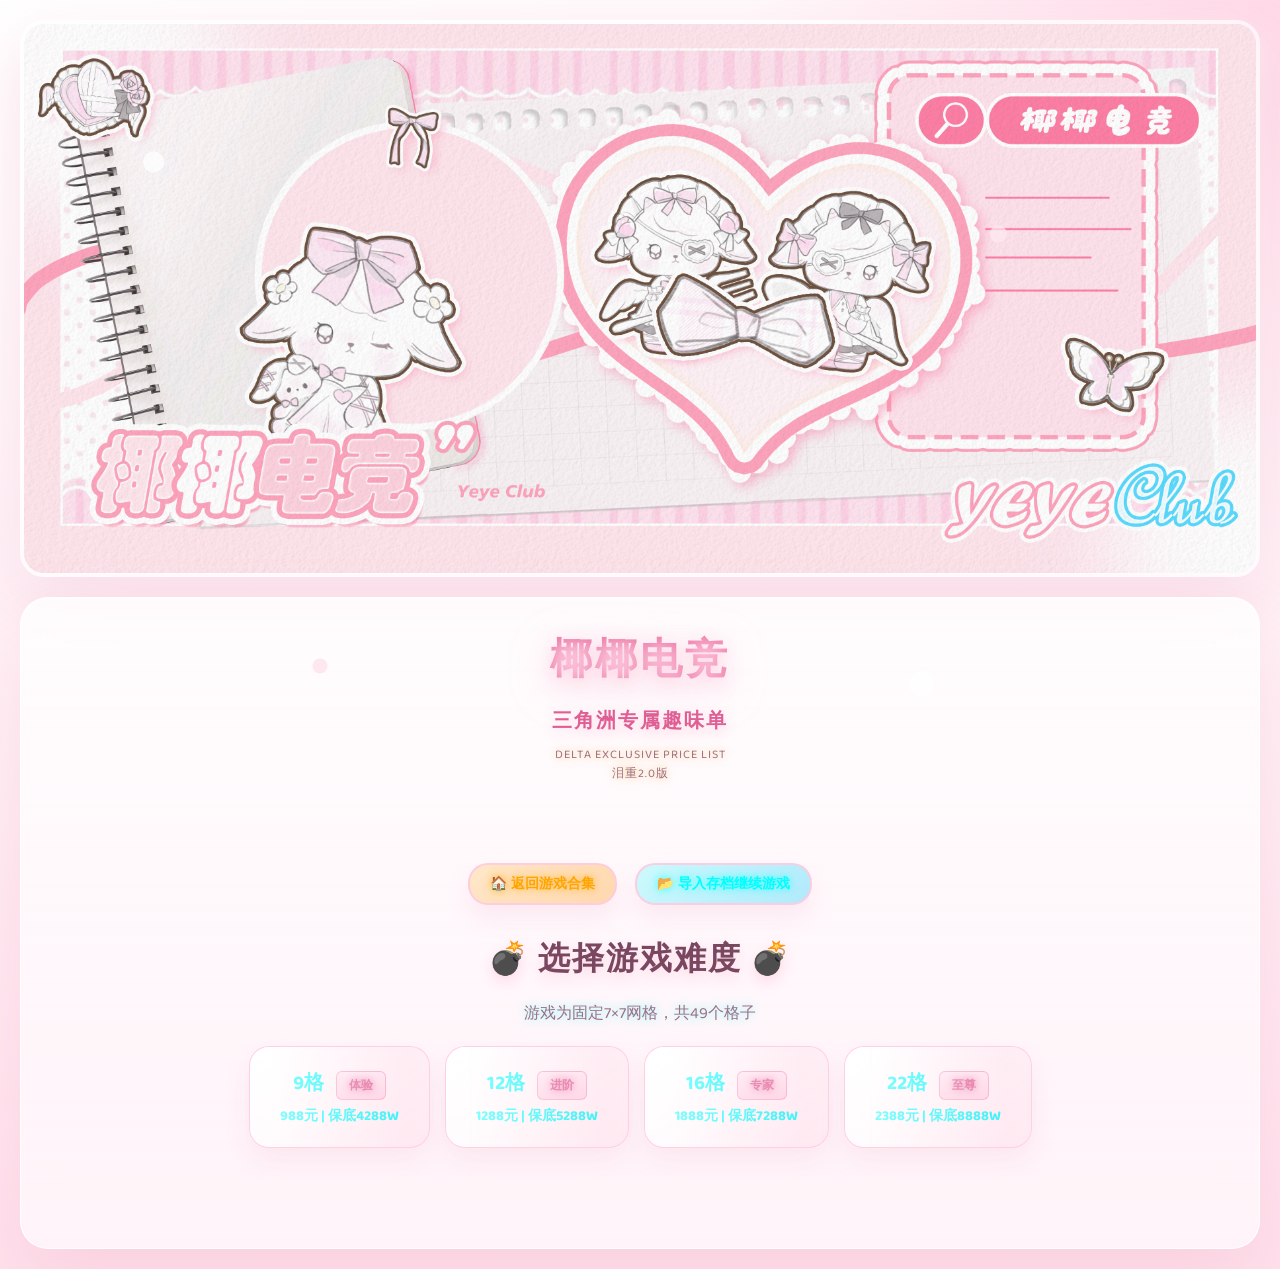
<file: minesweeper.html>
<!DOCTYPE html>
<html lang="zh-CN">
<head>
    <meta charset="UTF-8">
    <meta name="viewport" content="width=device-width, initial-scale=1.0, maximum-scale=1.0, user-scalable=no">
    <title>椰椰电竞 - 三角洲专属趣味单</title>
    <link rel="preconnect" href="https://fonts.googleapis.com">
    <link rel="preconnect" href="https://fonts.gstatic.com" crossorigin>
    <link href="https://fonts.googleapis.com/css2?family=Baloo+2:wght@400;500;700;800&display=swap" rel="stylesheet">
    <link rel="stylesheet" href="theme.css">
    <style>
        * {
            margin: 0;
            padding: 0;
            box-sizing: border-box;
        }

        body {
            font-family: "Orbitron", "Microsoft YaHei", Arial, sans-serif;
            background: linear-gradient(135deg, #0a0e1a 0%, #1a1f35 50%, #0f1420 100%);
            min-height: 100vh;
            display: flex;
            flex-direction: column;
            align-items: center;
            padding: 20px;
            position: relative;
            overflow-x: hidden;
        }

        .bg-image {
            width: 100%;
            max-width: 1400px;
            height: auto;
            display: block;
            margin: 0 auto 20px;
            border-radius: 10px;
            box-shadow: 0 0 30px rgba(0, 255, 255, 0.3);
        }

        .container {
            background: linear-gradient(145deg, rgba(20, 25, 45, 0.95), rgba(15, 20, 35, 0.98));
            border-radius: 20px;
            padding: 30px;
            box-shadow: 
                0 0 60px rgba(0, 255, 255, 0.2),
                0 0 100px rgba(255, 165, 0, 0.1),
                inset 0 0 80px rgba(0, 0, 0, 0.3);
            max-width: 1400px;
            width: 100%;
            border: 2px solid rgba(0, 255, 255, 0.3);
            position: relative;
        }

        .header {
            text-align: center;
            margin-bottom: 30px;
            position: relative;
        }

        .title {
            font-size: 42px;
            font-weight: 900;
            background: linear-gradient(90deg, #00ffff, #00d4ff, #ffa500, #00ffff);
            background-size: 200% auto;
            -webkit-background-clip: text;
            -webkit-text-fill-color: transparent;
            margin-bottom: 10px;
            text-shadow: 
                0 0 20px rgba(0, 255, 255, 0.5),
                0 0 40px rgba(0, 255, 255, 0.3),
                0 0 60px rgba(255, 165, 0, 0.2);
            letter-spacing: 3px;
            animation: titleGlow 3s ease-in-out infinite;
            filter: drop-shadow(0 0 10px rgba(0, 255, 255, 0.8));
        }

        @keyframes titleGlow {
            0%, 100% {
                filter: drop-shadow(0 0 10px rgba(0, 255, 255, 0.8)) brightness(1);
            }
            50% {
                filter: drop-shadow(0 0 20px rgba(0, 255, 255, 1)) brightness(1.2);
            }
        }

        .subtitle {
            font-size: 20px;
            color: #00ffff;
            font-weight: bold;
            text-shadow: 0 0 10px rgba(0, 255, 255, 0.8);
            letter-spacing: 2px;
        }

        .version {
            font-size: 12px;
            color: #ffa500;
            margin-top: 8px;
            text-shadow: 0 0 8px rgba(255, 165, 0, 0.6);
            letter-spacing: 1px;
            text-transform: uppercase;
        }

        /* 开始界面 */
        .start-screen {
            text-align: center;
            padding: 40px 20px;
        }

        .start-screen h2 {
            font-size: 32px;
            color: #00ffff;
            margin-bottom: 15px;
            text-shadow: 0 0 20px rgba(0, 255, 255, 0.8);
            letter-spacing: 2px;
            font-weight: 900;
        }

        .start-screen p {
            text-shadow: 0 0 10px rgba(0, 255, 255, 0.5);
        }

        .grid-options {
            display: flex;
            justify-content: center;
            gap: 15px;
            flex-wrap: wrap;
            margin-bottom: 30px;
        }

        .grid-option {
            background: linear-gradient(135deg, rgba(0, 255, 255, 0.1), rgba(0, 180, 255, 0.15));
            border: 2px solid #00ffff;
            border-radius: 12px;
            padding: 20px 30px;
            cursor: pointer;
            transition: all 0.3s;
            font-size: 20px;
            font-weight: bold;
            color: #00ffff;
            min-width: 100px;
            position: relative;
            overflow: hidden;
            box-shadow: 
                0 0 20px rgba(0, 255, 255, 0.3),
                inset 0 0 20px rgba(0, 255, 255, 0.05);
        }

        .grid-option::before {
            content: '';
            position: absolute;
            top: -50%;
            left: -50%;
            width: 200%;
            height: 200%;
            background: linear-gradient(45deg, transparent, rgba(0, 255, 255, 0.1), transparent);
            transform: rotate(45deg);
            transition: all 0.5s;
        }

        .grid-option:hover {
            transform: translateY(-5px);
            box-shadow: 
                0 5px 30px rgba(0, 255, 255, 0.6),
                0 0 40px rgba(255, 165, 0, 0.3),
                inset 0 0 30px rgba(0, 255, 255, 0.1);
            border-color: #ffa500;
            color: #ffa500;
        }

        .grid-option:hover::before {
            left: 100%;
        }

        .grid-option:active {
            transform: translateY(-2px);
        }

        .difficulty-tag {
            display: inline-block;
            padding: 4px 12px;
            border-radius: 6px;
            font-size: 12px;
            font-weight: bold;
            margin-left: 8px;
            text-shadow: 0 0 8px currentColor;
        }

        .difficulty-experience {
            background: linear-gradient(135deg, rgba(100, 200, 100, 0.3), rgba(50, 150, 50, 0.4));
            color: #88ff88;
            border: 1px solid #88ff88;
        }

        .difficulty-advanced {
            background: linear-gradient(135deg, rgba(100, 150, 255, 0.3), rgba(50, 100, 200, 0.4));
            color: #88bbff;
            border: 1px solid #88bbff;
        }

        .difficulty-expert {
            background: linear-gradient(135deg, rgba(200, 100, 255, 0.3), rgba(150, 50, 200, 0.4));
            color: #cc88ff;
            border: 1px solid #cc88ff;
        }

        .difficulty-supreme {
            background: linear-gradient(135deg, rgba(255, 180, 0, 0.4), rgba(255, 100, 0, 0.5));
            color: #ffaa00;
            border: 2px solid #ffaa00;
            animation: supremeGlow 2s ease-in-out infinite;
            box-shadow: 0 0 15px rgba(255, 170, 0, 0.6);
        }

        @keyframes supremeGlow {
            0%, 100% {
                box-shadow: 0 0 15px rgba(255, 170, 0, 0.6);
            }
            50% {
                box-shadow: 0 0 25px rgba(255, 170, 0, 1);
            }
        }

        /* 游戏界面 */
        .game-screen {
            display: none;
        }

        .game-content {
            display: flex;
            gap: 30px;
            flex-wrap: wrap;
            justify-content: center;
        }

        .game-area {
            flex: 1;
            min-width: 300px;
        }

        .game-board {
            display: grid;
            gap: 6px;
            margin: 0 auto;
            max-width: 450px;
            background: linear-gradient(145deg, rgba(10, 15, 30, 0.8), rgba(5, 10, 20, 0.9));
            padding: 20px;
            border-radius: 15px;
            box-shadow: 
                0 0 30px rgba(0, 255, 255, 0.2),
                inset 0 0 50px rgba(0, 0, 0, 0.5);
            border: 1px solid rgba(0, 255, 255, 0.3);
        }

        .cell {
            aspect-ratio: 1;
            background: linear-gradient(145deg, rgba(0, 80, 100, 0.4), rgba(0, 60, 80, 0.5));
            border: 2px solid rgba(0, 255, 255, 0.6);
            border-radius: 8px;
            cursor: pointer;
            display: flex;
            align-items: center;
            justify-content: center;
            font-size: 24px;
            font-weight: bold;
            transition: all 0.3s;
            position: relative;
            box-shadow: 
                0 0 15px rgba(0, 255, 255, 0.4),
                inset 0 0 20px rgba(0, 255, 255, 0.1);
        }

        .cell::before {
            content: '';
            position: absolute;
            top: 2px;
            left: 2px;
            right: 2px;
            bottom: 2px;
            background: linear-gradient(145deg, rgba(0, 255, 255, 0.1), transparent);
            border-radius: 6px;
            opacity: 0.5;
        }

        .cell:hover:not(.revealed) {
            background: linear-gradient(145deg, rgba(0, 255, 255, 0.3), rgba(0, 200, 255, 0.4));
            transform: scale(0.95);
            box-shadow: 
                0 0 25px rgba(0, 255, 255, 0.8),
                inset 0 0 30px rgba(0, 255, 255, 0.2);
            border-color: #00ffff;
        }

        .cell.revealed {
            background: linear-gradient(145deg, rgba(20, 30, 50, 0.6), rgba(15, 25, 45, 0.7));
            cursor: default;
            border-color: rgba(100, 100, 120, 0.5);
            box-shadow: 
                inset 0 0 20px rgba(0, 0, 0, 0.5),
                0 0 5px rgba(0, 0, 0, 0.3);
        }

        .cell.unrevealed-end {
            background: linear-gradient(145deg, rgba(100, 100, 120, 0.3), rgba(80, 80, 100, 0.4));
            cursor: default;
            border-color: rgba(150, 150, 170, 0.4);
            opacity: 0.6;
            box-shadow: 
                inset 0 0 15px rgba(255, 255, 255, 0.1),
                0 0 5px rgba(0, 0, 0, 0.2);
        }

        .cell.bomb {
            background: linear-gradient(145deg, rgba(255, 50, 0, 0.4), rgba(200, 0, 0, 0.5));
            color: #ff4500;
            border-color: #ff4500;
            box-shadow: 
                0 0 30px rgba(255, 69, 0, 0.8),
                inset 0 0 30px rgba(255, 0, 0, 0.3);
            animation: bombPulse 0.5s ease-out;
        }

        @keyframes bombPulse {
            0% { transform: scale(1); }
            50% { transform: scale(1.1); }
            100% { transform: scale(1); }
        }

        .cell.number {
            color: #00ffff;
            text-shadow: 0 0 10px rgba(0, 255, 255, 0.8);
            font-weight: 900;
        }

        .cell.empty {
            background: linear-gradient(145deg, rgba(255, 240, 247, 0.95), rgba(255, 227, 238, 0.95));
            border-color: rgba(242, 138, 178, 0.35);
            color: #d86c9a;
            font-size: 18px;
            font-weight: 900;
            text-shadow: 0 0 8px rgba(255, 255, 255, 0.95);
        }

        .cell.empty::after {
            content: '·';
            position: absolute;
            inset: 0;
            display: flex;
            align-items: center;
            justify-content: center;
            line-height: 1;
        }

        /* 信息区域 */
        .info-area {
            flex: 0 0 300px;
            min-width: 250px;
        }

        .stats-box {
            background: linear-gradient(145deg, rgba(0, 60, 80, 0.3), rgba(0, 40, 60, 0.4));
            border: 2px solid rgba(0, 255, 255, 0.5);
            border-radius: 15px;
            padding: 25px;
            margin-bottom: 20px;
            box-shadow: 
                0 0 25px rgba(0, 255, 255, 0.2),
                inset 0 0 30px rgba(0, 0, 0, 0.3);
        }

        .stat-item {
            margin-bottom: 15px;
            font-size: 18px;
            color: #00ffff;
            font-weight: bold;
            text-shadow: 0 0 8px rgba(0, 255, 255, 0.6);
        }

        .stat-value {
            font-size: 24px;
            color: #ffa500;
            margin-left: 10px;
            text-shadow: 0 0 10px rgba(255, 165, 0, 0.8);
            font-weight: 900;
        }

        .rules-box {
            background: linear-gradient(145deg, rgba(0, 40, 60, 0.3), rgba(0, 30, 50, 0.4));
            border: 2px solid rgba(255, 165, 0, 0.5);
            border-radius: 15px;
            padding: 20px;
            box-shadow: 
                0 0 20px rgba(255, 165, 0, 0.2),
                inset 0 0 30px rgba(0, 0, 0, 0.3);
        }

        .rules-box h3 {
            color: #ffa500;
            margin-bottom: 15px;
            font-size: 20px;
            text-align: center;
            text-shadow: 0 0 10px rgba(255, 165, 0, 0.8);
            font-weight: bold;
        }

        .rules-box p {
            color: #a0d0e0;
            line-height: 1.8;
            font-size: 14px;
            margin-bottom: 10px;
        }

        .rules-box strong {
            color: #ff4500;
            text-shadow: 0 0 8px rgba(255, 69, 0, 0.6);
        }

        .btn {
            background: linear-gradient(135deg, rgba(0, 255, 255, 0.2), rgba(0, 200, 255, 0.3));
            color: #00ffff;
            border: 2px solid #00ffff;
            border-radius: 10px;
            padding: 15px 30px;
            font-size: 18px;
            font-weight: bold;
            cursor: pointer;
            transition: all 0.3s;
            margin: 10px 5px;
            text-shadow: 0 0 10px rgba(0, 255, 255, 0.8);
            box-shadow: 0 0 20px rgba(0, 255, 255, 0.3);
            position: relative;
            overflow: hidden;
        }

        .btn::before {
            content: '';
            position: absolute;
            top: 0;
            left: -100%;
            width: 100%;
            height: 100%;
            background: linear-gradient(90deg, transparent, rgba(0, 255, 255, 0.3), transparent);
            transition: left 0.5s;
        }

        .btn:hover::before {
            left: 100%;
        }

        .btn:hover {
            transform: translateY(-3px);
            box-shadow: 
                0 5px 30px rgba(0, 255, 255, 0.6),
                0 0 40px rgba(0, 255, 255, 0.4);
            border-color: #ffa500;
            color: #ffa500;
            text-shadow: 0 0 15px rgba(255, 165, 0, 1);
        }

        .btn:active {
            transform: translateY(-1px);
        }

        .btn-secondary {
            background: linear-gradient(135deg, rgba(255, 165, 0, 0.2), rgba(255, 140, 0, 0.3));
            border-color: #ffa500;
            color: #ffa500;
            text-shadow: 0 0 10px rgba(255, 165, 0, 0.8);
            box-shadow: 0 0 20px rgba(255, 165, 0, 0.3);
        }

        .btn-secondary:hover {
            border-color: #00ffff;
            color: #00ffff;
            text-shadow: 0 0 15px rgba(0, 255, 255, 1);
            box-shadow: 
                0 5px 30px rgba(255, 165, 0, 0.6),
                0 0 40px rgba(0, 255, 255, 0.4);
        }

        .button-group {
            text-align: center;
            margin-top: 20px;
        }

        /* 响应式设计 */
        @media (max-width: 1024px) {
            .bg-image {
                max-width: 100%;
            }
            
            .game-content {
                flex-direction: column;
            }

            .info-area {
                margin-top: 30px;
            }
        }

        @media (max-width: 768px) {
            .bg-image {
                margin-bottom: 15px;
                border-radius: 5px;
            }
            
            .container {
                padding: 20px;
            }

            .title {
                font-size: 24px;
            }

            .subtitle {
                font-size: 16px;
            }

            .game-content {
                flex-direction: column;
            }

            .info-area {
                flex: 1;
                width: 100%;
            }

            .grid-option {
                padding: 15px 25px;
                font-size: 18px;
            }

            .cell {
                font-size: 20px;
            }
        }

        /* 游戏结果提示 */
        .result-message {
            text-align: center;
            padding: 20px;
            margin: 20px 0;
            border-radius: 12px;
            font-size: 20px;
            font-weight: bold;
            display: none;
            text-shadow: 0 0 10px currentColor;
        }

        .result-message.show {
            display: block;
            animation: messageGlow 1s ease-in-out infinite;
        }

        @keyframes messageGlow {
            0%, 100% { opacity: 1; }
            50% { opacity: 0.8; }
        }

        .result-message.success {
            background: linear-gradient(135deg, rgba(0, 255, 150, 0.2), rgba(0, 200, 100, 0.3));
            color: #00ff88;
            border: 2px solid #00ff88;
            box-shadow: 0 0 30px rgba(0, 255, 136, 0.5);
        }

        .result-message.danger {
            background: linear-gradient(135deg, rgba(255, 50, 0, 0.2), rgba(255, 0, 0, 0.3));
            color: #ff4500;
            border: 2px solid #ff4500;
            box-shadow: 0 0 30px rgba(255, 69, 0, 0.5);
        }
    </style>
</head>
<body>
    <img src="微信图片_20260617232637_626_31.jpg" alt="椰椰电竞" class="bg-image">
    <div class="container">
        <div class="header">
            <div class="title">椰椰电竞</div>
            <div class="subtitle">三角洲专属趣味单</div>
            <div class="version">DELTA EXCLUSIVE PRICE LIST<br>泪重2.0版</div>
        </div>

        <!-- 开始界面 -->
        <div class="start-screen" id="startScreen">
            <div style="text-align: center; margin-bottom: 20px;">
                <button class="btn btn-secondary" onclick="location.href='games.html'" style="font-size: 14px; padding: 10px 20px; margin-right: 10px;">
                    🏠 返回游戏合集
                </button>
                <button class="btn" onclick="importGameData()" style="font-size: 14px; padding: 10px 20px;">
                    📂 导入存档继续游戏
                </button>
            </div>
            <h2>💣 选择游戏难度 💣</h2>
            <p style="color: #00ffff; margin-bottom: 20px; font-size: 16px;">游戏为固定7×7网格，共49个格子</p>
            <div class="grid-options">
                <div class="grid-option" onclick="startGame(9, 988, 4288, 7)">
                    <div>9格 <span class="difficulty-tag difficulty-experience">体验</span></div>
                    <div style="font-size: 14px; margin-top: 5px;">988元 | 保底4288W</div>
                </div>
                <div class="grid-option" onclick="startGame(12, 1288, 5288, 9)">
                    <div>12格 <span class="difficulty-tag difficulty-advanced">进阶</span></div>
                    <div style="font-size: 14px; margin-top: 5px;">1288元 | 保底5288W</div>
                </div>
                <div class="grid-option" onclick="startGame(16, 1888, 7288, 12)">
                    <div>16格 <span class="difficulty-tag difficulty-expert">专家</span></div>
                    <div style="font-size: 14px; margin-top: 5px;">1888元 | 保底7288W</div>
                </div>
                <div class="grid-option" onclick="startGame(22, 2388, 8888, 14)">
                    <div>22格 <span class="difficulty-tag difficulty-supreme">至尊</span></div>
                    <div style="font-size: 14px; margin-top: 5px;">2388元 | 保底8888W</div>
                </div>
            </div>
        </div>

        <!-- 游戏界面 -->
        <div class="game-screen" id="gameScreen">
            <div class="result-message" id="resultMessage"></div>
            
            <div class="game-content">
                <div class="game-area">
                    <div class="game-board" id="gameBoard"></div>
                    <div class="button-group">
                        <button class="btn" onclick="resetGame()">🔄 重新开始</button>
                        <button class="btn btn-secondary" onclick="backToStart()">🏠 返回首页</button>
                        <button class="btn" onclick="exportGameData()">💾 导出数据</button>
                    </div>
                </div>

                <div class="info-area">
                    <div class="stats-box">
                        <div class="stat-item">
                            💵 单价: <span class="stat-value" id="gamePrice">0元</span>
                        </div>
                        <div class="stat-item">
                            💰 初始保底: <span class="stat-value" id="initialBase">0W</span>
                        </div>
                        <div class="stat-item">
                            🎯 扫雷次数: <span class="stat-value" id="clickCount">0/0</span>
                        </div>
                        <div class="stat-item">
                            💣 已踩炸弹: <span class="stat-value" id="bombCount">0</span>
                        </div>
                        <div class="stat-item">
                            🔢 累计出红(格): <span class="stat-value" id="redCount">0</span>
                        </div>
                        <div class="stat-item">
                            ⭕ 空格数量: <span class="stat-value" id="emptyCount">0</span>
                        </div>
                        <div class="stat-item" style="border-top: 2px solid #ffb6c1; padding-top: 15px; margin-top: 15px;">
                            💎 当前保底: <span class="stat-value" id="currentBase">0W</span>
                        </div>
                    </div>

                    <div class="rules-box">
                        <h3>🎮 迷你扫雷游戏规则</h3>
                        <p>方格下的数字也有炸弹，也有空白格，如扫出数字，打手必须带出累计格子数的红，并打能够保底才能结单。</p>
                        <p>如老板扫到炸弹💣，则保底 <strong>-300W</strong>。</p>
                    </div>
                </div>
            </div>
        </div>
    </div>

    <script>
        let gameState = {
            maxClicks: 0,        // 最大点击次数
            clickCount: 0,       // 当前点击次数
            rows: 7,             // 固定7行
            cols: 7,             // 固定7列
            totalCells: 49,      // 总共49个格子
            board: [],
            revealed: [],
            bombCount: 0,
            redCount: 0,
            emptyCount: 0,       // 空格数量
            gamePrice: 0,        // 游戏价格
            initialBase: 0,      // 初始保底
            baseAmount: 0,       // 当前保底
            totalBombs: 0,       // 炸弹总数
            gameOver: false
        };

        function startGame(maxClicks, price, baseAmount, totalBombs) {
            gameState.maxClicks = maxClicks;
            gameState.clickCount = 0;
            gameState.bombCount = 0;
            gameState.redCount = 0;
            gameState.emptyCount = 0;
            gameState.gamePrice = price;
            gameState.initialBase = baseAmount;
            gameState.baseAmount = baseAmount;
            gameState.totalBombs = totalBombs;
            gameState.gameOver = false;

            initializeBoard();
            renderBoard();
            updateStats();

            document.getElementById('startScreen').style.display = 'none';
            document.getElementById('gameScreen').style.display = 'block';
            document.getElementById('resultMessage').classList.remove('show');
        }

        function initializeBoard() {
            gameState.board = [];
            gameState.revealed = [];

            // 根据难度设置炸弹数量
            const bombs = new Array(gameState.totalBombs).fill('bomb');
            
            // 固定的13个数字：1、2、8、5、1、4、3、4、5、4、6、3、2
            const numbers = [1, 2, 8, 5, 1, 4, 3, 4, 5, 4, 6, 3, 2];
            
            // 空白格子数量 = 49 - 炸弹数量 - 13个数字
            const emptyCount = 49 - gameState.totalBombs - 13;
            const empties = new Array(emptyCount).fill(0);
            
            // 合并所有元素
            const allCells = [...bombs, ...numbers, ...empties];
            
            // 随机打乱顺序（Fisher-Yates洗牌算法）
            for (let i = allCells.length - 1; i > 0; i--) {
                const j = Math.floor(Math.random() * (i + 1));
                [allCells[i], allCells[j]] = [allCells[j], allCells[i]];
            }
            
            gameState.board = allCells;
            gameState.revealed = new Array(49).fill(false);
        }

        function renderBoard() {
            const board = document.getElementById('gameBoard');
            board.innerHTML = '';
            
            // 固定7x7网格
            board.style.gridTemplateColumns = 'repeat(7, 1fr)';
            board.style.gridTemplateRows = 'repeat(7, 1fr)';

            // 创建49个格子
            for (let i = 0; i < 49; i++) {
                const cell = document.createElement('div');
                cell.className = 'cell';
                cell.dataset.index = i;
                cell.onclick = () => revealCell(i);
                board.appendChild(cell);
            }
        }

        function revealCell(index) {
            if (gameState.gameOver || gameState.revealed[index]) {
                return;
            }

            // 检查是否超过点击次数
            if (gameState.clickCount >= gameState.maxClicks) {
                showMessage('扫雷次数已用完！', 'danger');
                return;
            }

            gameState.revealed[index] = true;
            gameState.clickCount++;
            const cell = document.querySelector(`[data-index="${index}"]`);
            cell.classList.add('revealed');

            const value = gameState.board[index];

            if (value === 'bomb') {
                // 踩到炸弹
                cell.classList.add('bomb');
                cell.innerHTML = '💣';
                gameState.bombCount++;
                gameState.baseAmount -= 300;
                updateStats();
            } else if (value === 0) {
                // 空白格
                cell.classList.add('empty');
                cell.innerHTML = '&nbsp;';
                gameState.emptyCount++;
                updateStats();
            } else {
                // 数字格
                cell.classList.add('number');
                cell.innerHTML = value;
                gameState.redCount += value;
                updateStats();
            }

            checkGameStatus();
        }

        function updateStats() {
            document.getElementById('gamePrice').textContent = gameState.gamePrice + '元';
            document.getElementById('initialBase').textContent = gameState.initialBase + 'W';
            document.getElementById('bombCount').textContent = gameState.bombCount;
            document.getElementById('redCount').textContent = gameState.redCount;
            document.getElementById('emptyCount').textContent = gameState.emptyCount;
            document.getElementById('currentBase').textContent = gameState.baseAmount + 'W';
            document.getElementById('clickCount').textContent = `${gameState.clickCount}/${gameState.maxClicks}`;
        }

        function checkGameStatus() {
            // 检查是否用完所有点击次数
            if (gameState.clickCount >= gameState.maxClicks) {
                gameState.gameOver = true;
                
                // 显示所有未翻开的格子
                revealAllCells();
                
                const finalMessage = `
                    游戏结束！扫雷次数已用完<br>
                    累计出红: ${gameState.redCount} 格| 
                    踩到炸弹: ${gameState.bombCount} 个| 
                    最终保底: ${gameState.baseAmount}W
                `;
                showMessage(finalMessage, gameState.baseAmount > 0 ? 'success' : 'danger');
            }
        }

        function revealAllCells() {
            // 游戏结束时，显示所有格子
            for (let i = 0; i < gameState.board.length; i++) {
                if (!gameState.revealed[i]) {
                    const cell = document.querySelector(`[data-index="${i}"]`);
                    const value = gameState.board[i];
                    
                    // 标记为未扫的格子（游戏结束后显示）
                    cell.classList.add('unrevealed-end');
                    
                    if (value === 'bomb') {
                        cell.classList.add('bomb');
                        cell.innerHTML = '💣';
                    } else if (value === 0) {
                        cell.classList.add('empty');
                        cell.innerHTML = '&nbsp;';
                    } else {
                        cell.classList.add('number');
                        cell.innerHTML = value;
                    }
                }
            }
        }

        function showMessage(message, type) {
            const msgElement = document.getElementById('resultMessage');
            msgElement.innerHTML = message;
            msgElement.className = `result-message show ${type}`;
        }

        function resetGame() {
            startGame(gameState.maxClicks, gameState.gamePrice, gameState.initialBase, gameState.totalBombs);
        }

        function backToStart() {
            document.getElementById('startScreen').style.display = 'block';
            document.getElementById('gameScreen').style.display = 'none';
        }

        // 导出游戏数据
        function exportGameData() {
            const data = {
                version: '2.0',
                gameType: 'minesweeper',
                maxClicks: gameState.maxClicks,
                clickCount: gameState.clickCount,
                bombCount: gameState.bombCount,
                redCount: gameState.redCount,
                emptyCount: gameState.emptyCount,
                gamePrice: gameState.gamePrice,
                initialBase: gameState.initialBase,
                baseAmount: gameState.baseAmount,
                totalBombs: gameState.totalBombs,
                board: gameState.board,
                revealed: gameState.revealed,
                startTime: Date.now()
            };

            const dataStr = JSON.stringify(data, null, 2);
            const blob = new Blob([dataStr], { type: 'application/json' });
            const url = URL.createObjectURL(blob);
            const a = document.createElement('a');
            a.href = url;
            const timestamp = new Date().toISOString().replace(/[:.]/g, '-').slice(0, -5);
            a.download = `minesweeper_save_${timestamp}.json`;
            a.click();
            URL.revokeObjectURL(url);

            alert('✅ 数据导出成功！');
        }

        // 导入游戏数据
        function importGameData() {
            const fileInput = document.createElement('input');
            fileInput.type = 'file';
            fileInput.accept = '.json';
            fileInput.style.display = 'none';
            
            fileInput.onchange = (e) => {
                const file = e.target.files[0];
                if (!file) return;

                const reader = new FileReader();
                reader.onload = (event) => {
                    try {
                        const data = JSON.parse(event.target.result);
                        
                        if (data.gameType !== 'minesweeper') {
                            alert('❌ 这不是扫雷游戏的存档文件');
                            return;
                        }

                        // 恢复游戏状态
                        gameState.maxClicks = data.maxClicks || 0;
                        gameState.clickCount = data.clickCount || 0;
                        gameState.bombCount = data.bombCount || 0;
                        gameState.redCount = data.redCount || 0;
                        gameState.emptyCount = data.emptyCount || 0;
                        gameState.gamePrice = data.gamePrice || 0;
                        gameState.initialBase = data.initialBase || 0;
                        gameState.baseAmount = data.baseAmount || 0;
                        gameState.totalBombs = data.totalBombs || 15; // 兼容旧版本
                        gameState.board = data.board || [];
                        gameState.revealed = data.revealed || [];
                        gameState.gameOver = data.clickCount >= data.maxClicks; // 根据点击次数判断

                        // 渲染游戏
                        document.getElementById('startScreen').style.display = 'none';
                        document.getElementById('gameScreen').style.display = 'block';
                        renderBoard();
                        
                        // 恢复已显示的格子状态
                        for (let i = 0; i < gameState.revealed.length; i++) {
                            if (gameState.revealed[i]) {
                                const cell = document.querySelector(`[data-index="${i}"]`);
                                cell.classList.add('revealed');
                                const value = gameState.board[i];
                                
                                if (value === 'bomb') {
                                    cell.classList.add('bomb');
                                    cell.innerHTML = '💣';
                                } else if (value === 0) {
                                    cell.classList.add('empty');
                                    cell.innerHTML = '&nbsp;';
                                } else {
                                    cell.classList.add('number');
                                    cell.innerHTML = value;
                                }
                            }
                        }
                        
                        updateStats();
                        
                        // 如果游戏已结束，显示结果
                        if (gameState.gameOver) {
                            const finalMessage = `
                                游戏结束！扫雷次数已用完<br>
                                累计出红: ${gameState.redCount} 格| 
                                踩到炸弹: ${gameState.bombCount} 个| 
                                最终保底: ${gameState.baseAmount}W
                            `;
                            showMessage(finalMessage, gameState.baseAmount > 0 ? 'success' : 'danger');
                        }

                        alert('✅ 数据导入成功！');
                    } catch (error) {
                        alert('❌ 导入失败：文件格式错误');
                        console.error(error);
                    }
                };
                reader.readAsText(file);
            };
            
            document.body.appendChild(fileInput);
            fileInput.click();
            document.body.removeChild(fileInput);
        }
    </script>
</body>
</html>
</file>
<file: theme.css>
:root {
    --bg-1: #fffafb;
    --bg-2: #fff1f6;
    --bg-3: #ffe1ec;
    --panel: rgba(255, 255, 255, 0.86);
    --panel-strong: rgba(255, 247, 251, 0.95);
    --panel-soft: rgba(255, 240, 246, 0.9);
    --pink: #f28ab2;
    --pink-deep: #df5f95;
    --pink-soft: #ffdae8;
    --rose: #ffbfd5;
    --text: #7a4761;
    --text-soft: #9f6f86;
    --line: rgba(242, 138, 178, 0.3);
    --shadow: rgba(231, 143, 177, 0.2);
    --shadow-strong: rgba(223, 95, 149, 0.24);
}

body {
    font-family: "Baloo 2", "Microsoft YaHei", Arial, sans-serif !important;
    color: var(--text);
    background:
        radial-gradient(circle at top left, rgba(255, 255, 255, 0.96), transparent 35%),
        radial-gradient(circle at top right, rgba(255, 214, 230, 0.92), transparent 30%),
        linear-gradient(180deg, var(--bg-1) 0%, var(--bg-2) 52%, var(--bg-3) 100%) !important;
}

body::before {
    background:
        radial-gradient(circle at 18% 22%, rgba(255, 195, 220, 0.55) 0%, transparent 36%),
        radial-gradient(circle at 85% 18%, rgba(255, 228, 239, 0.85) 0%, transparent 30%),
        radial-gradient(circle at 50% 82%, rgba(250, 176, 205, 0.35) 0%, transparent 34%) !important;
}

body::after {
    content: "";
    position: fixed;
    inset: 0;
    pointer-events: none;
    z-index: 1;
    opacity: 0.8;
    background:
        radial-gradient(circle at 12% 18%, rgba(255, 255, 255, 0.9) 0 10px, transparent 11px),
        radial-gradient(circle at 78% 26%, rgba(255, 233, 241, 0.85) 0 8px, transparent 9px),
        radial-gradient(circle at 72% 76%, rgba(255, 255, 255, 0.75) 0 12px, transparent 13px),
        radial-gradient(circle at 25% 74%, rgba(255, 224, 235, 0.9) 0 7px, transparent 8px);
    animation: themeFloatDots 14s linear infinite;
}

@keyframes themeFloatDots {
    0% { transform: translateY(0); }
    50% { transform: translateY(12px); }
    100% { transform: translateY(0); }
}

.bg-image {
    border-radius: 24px !important;
    border: 4px solid rgba(255, 255, 255, 0.72) !important;
    box-shadow:
        0 24px 60px rgba(223, 95, 149, 0.18),
        0 10px 30px rgba(255, 255, 255, 0.7) !important;
}

.container,
.maze-container,
.control-panel,
.game-board,
.game-rules,
.preview-container,
.viewer-toolbar,
.fullscreen-viewer,
.image-preview {
    backdrop-filter: blur(18px);
}

.container,
.maze-container,
.control-panel {
    background: linear-gradient(180deg, rgba(255, 255, 255, 0.82), rgba(255, 244, 249, 0.95)) !important;
    border: 1px solid rgba(255, 255, 255, 0.95) !important;
    border-radius: 28px !important;
    box-shadow:
        0 30px 70px var(--shadow),
        inset 0 1px 0 rgba(255, 255, 255, 0.9) !important;
    color: var(--text);
}

.title,
.subtitle,
.image-menu-title,
.preview-title,
.info-title,
.rules-title,
.package-title,
.difficulty-name,
.game-name,
.start-screen h2,
.game-rules h4 {
    text-shadow: 0 5px 14px rgba(255, 213, 229, 0.95) !important;
}

.title {
    font-weight: 800 !important;
    letter-spacing: 3px !important;
    background: linear-gradient(90deg, #df5f95, #f28ab2, #ffb8cf, #df5f95) !important;
    background-size: 200% auto !important;
    -webkit-background-clip: text !important;
    -webkit-text-fill-color: transparent !important;
    background-clip: text !important;
    filter: drop-shadow(0 8px 20px rgba(242, 138, 178, 0.25)) !important;
}

.subtitle,
.version,
.info-label,
.game-desc,
.difficulty-info,
.package-info,
.rule-item,
.game-rules,
.footer,
.start-screen p {
    color: var(--text-soft) !important;
}

.image-menu-title,
.preview-title,
.info-title,
.rules-title,
.package-title,
.difficulty-name,
.game-name,
.start-screen h2,
.game-rules h4,
.info-value,
.package-base,
.difficulty-base,
.subtitle {
    color: var(--pink-deep) !important;
}

.game-card,
.package-card,
.difficulty-card,
.grid-option,
.card,
.cell,
.menu-button,
.back-button,
.back-home,
.image-menu-tab,
.image-button,
.viewer-button,
.control-btn,
button {
    border-radius: 20px !important;
    border-color: rgba(255, 202, 223, 0.9) !important;
    box-shadow: 0 12px 24px rgba(231, 143, 177, 0.14) !important;
}

.game-card,
.package-card,
.difficulty-card,
.grid-option,
.card,
.cell,
.maze-container,
.control-panel,
.game-rules {
    background: linear-gradient(145deg, rgba(255, 255, 255, 0.95), rgba(255, 241, 246, 0.9)) !important;
}

.game-card,
.package-card,
.difficulty-card,
.grid-option {
    border: 1px solid rgba(255, 205, 224, 0.9) !important;
}

.menu-button,
.back-button,
.back-home,
.image-menu-tab,
.image-button,
.viewer-button,
.control-btn {
    background: linear-gradient(180deg, rgba(255, 255, 255, 0.95), rgba(255, 236, 244, 0.95)) !important;
    color: var(--text) !important;
    border: 1px solid rgba(255, 202, 223, 0.9) !important;
}

.menu-button:hover,
.back-button:hover,
.back-home:hover,
.image-menu-tab:hover,
.image-button:hover,
.image-menu-tab.active,
.image-button.active,
.viewer-button:hover,
.control-btn:hover:not(:disabled),
.difficulty-card:hover,
.package-card:hover,
.grid-option:hover,
.game-card:hover {
    background: linear-gradient(180deg, rgba(255, 228, 239, 1), rgba(255, 209, 225, 0.98)) !important;
    color: var(--pink-deep) !important;
    border-color: rgba(242, 138, 178, 0.9) !important;
    box-shadow:
        0 14px 28px rgba(223, 95, 149, 0.2),
        0 0 0 4px rgba(255, 238, 245, 0.9) !important;
}

.game-card:hover,
.package-card:hover,
.difficulty-card:hover,
.grid-option:hover {
    transform: translateY(-6px) scale(1.01) !important;
}

.game-card::before,
.package-card::before,
.difficulty-card::before,
.grid-option::before {
    background: linear-gradient(45deg, transparent, rgba(255, 255, 255, 0.5), rgba(255, 204, 225, 0.25), transparent) !important;
}

.game-card::after {
    border-radius: 24px !important;
    background: linear-gradient(45deg, rgba(255, 255, 255, 0.95), rgba(255, 195, 220, 0.95), rgba(242, 138, 178, 0.65)) !important;
}

.game-name,
.package-title,
.difficulty-name,
.start-screen h2 {
    color: var(--text) !important;
}

.game-card:hover .game-name,
.game-card:hover .info-value {
    color: var(--pink-deep) !important;
}

.game-icon {
    filter: drop-shadow(0 8px 18px rgba(242, 138, 178, 0.22)) !important;
}

.info-value,
.package-price,
.difficulty-base,
.package-base,
.rule-highlight {
    color: #c95085 !important;
    text-shadow: 0 6px 12px rgba(255, 201, 221, 0.95) !important;
}

.rule-warning {
    color: #df5f95 !important;
}

.difficulty-tag,
.difficulty-experience,
.difficulty-advanced,
.difficulty-expert,
.difficulty-supreme {
    background: linear-gradient(180deg, rgba(255, 236, 244, 0.95), rgba(255, 214, 228, 0.95)) !important;
    color: var(--pink-deep) !important;
    border: 1px solid rgba(242, 138, 178, 0.6) !important;
    box-shadow: none !important;
}

.game-board,
.maze-canvas,
.preview-canvas {
    background: linear-gradient(180deg, rgba(255, 251, 253, 0.96), rgba(255, 241, 246, 0.95)) !important;
    border-color: rgba(255, 209, 225, 0.92) !important;
    box-shadow:
        inset 0 1px 0 rgba(255, 255, 255, 0.92),
        0 18px 36px rgba(223, 95, 149, 0.12) !important;
}

.cell,
.card {
    color: var(--pink-deep) !important;
    text-shadow: none !important;
}

.card .card-back,
.info-label,
.game-rules li,
.game-rules p {
    color: var(--text-soft) !important;
}

.image-menu-section,
.footer,
.preview-container {
    border-top: 1px dashed rgba(242, 138, 178, 0.38) !important;
}

.fullscreen-viewer {
    background: rgba(121, 73, 97, 0.82) !important;
}

.menu-preview-image,
.fullscreen-viewer img {
    border-radius: 14px !important;
    box-shadow:
        0 18px 36px rgba(223, 95, 149, 0.18),
        0 8px 20px rgba(255, 255, 255, 0.9) !important;
}

@media (max-width: 768px) {
    .bg-image {
        border-radius: 18px !important;
    }

    .container,
    .maze-container,
    .control-panel {
        border-radius: 22px !important;
    }
}
</file>
